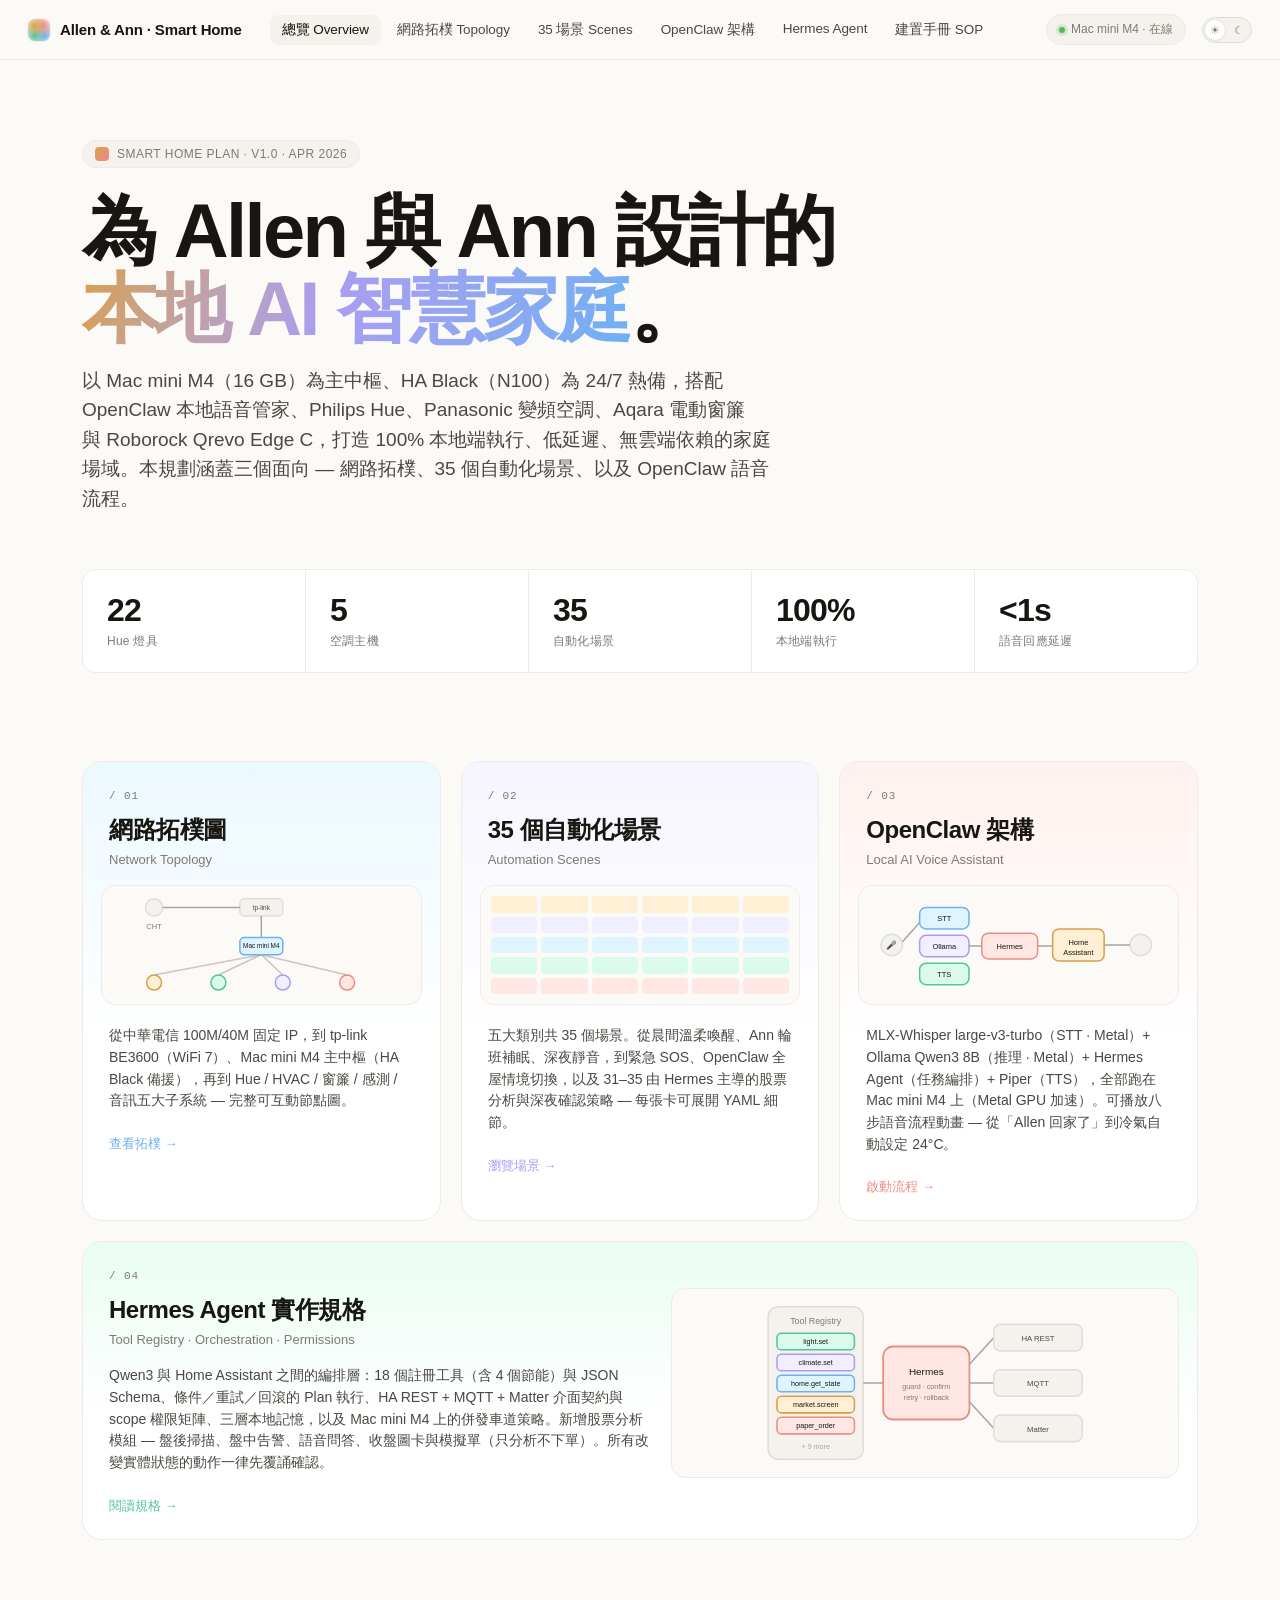
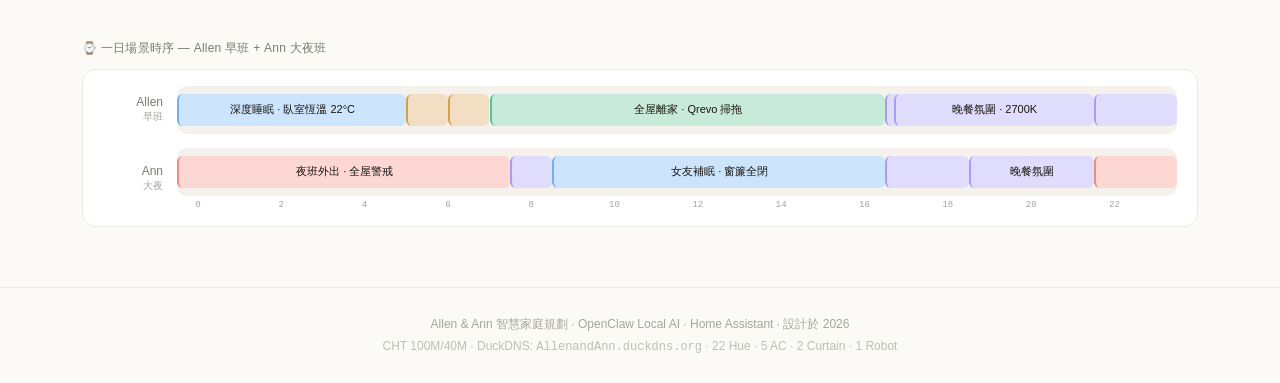
<file: design/index.html>
<!doctype html>
<html lang="zh-Hant">
<head>
<meta charset="utf-8">
<meta name="viewport" content="width=device-width,initial-scale=1">
<title>Allen & Ann 智慧家庭 · 總覽</title>
<link rel="stylesheet" href="shared/tokens.css">
<link rel="stylesheet" href="shared/chrome.css">
<style>
  .hero {
    max-width: 1180px;
    margin: 0 auto;
    padding: 80px 32px 40px;
  }
  .eyebrow {
    display: inline-flex;
    align-items: center;
    gap: 8px;
    padding: 6px 12px;
    border-radius: 999px;
    background: var(--bg-tint);
    border: 1px solid var(--line-soft);
    font-size: 12px;
    color: var(--ink-3);
    letter-spacing: 0.04em;
    text-transform: uppercase;
  }
  .eyebrow .glyph {
    width: 14px; height: 14px; border-radius: 4px;
    background: linear-gradient(135deg, var(--c-morning), var(--c-secure));
  }
  h1.title {
    font-size: clamp(40px, 6vw, 76px);
    font-weight: 600;
    letter-spacing: -0.035em;
    line-height: 1.02;
    margin: 24px 0 18px;
    text-wrap: balance;
  }
  h1.title .accent {
    background: linear-gradient(110deg, var(--c-morning), var(--c-evening) 45%, var(--c-sleep));
    -webkit-background-clip: text;
    background-clip: text;
    color: transparent;
  }
  .lede {
    font-size: 19px;
    line-height: 1.55;
    color: var(--ink-2);
    max-width: 720px;
    text-wrap: pretty;
  }

  .stats {
    display: grid;
    grid-template-columns: repeat(5, 1fr);
    gap: 1px;
    margin: 56px 0 0;
    background: var(--line-soft);
    border: 1px solid var(--line-soft);
    border-radius: var(--radius-md);
    overflow: hidden;
  }
  .stat {
    background: var(--bg-elev);
    padding: 22px 24px;
  }
  .stat .n {
    font-size: 32px;
    font-weight: 600;
    letter-spacing: -0.025em;
    color: var(--ink);
    font-feature-settings: "tnum";
  }
  .stat .l {
    margin-top: 4px;
    font-size: 12px;
    color: var(--ink-3);
    letter-spacing: 0.02em;
  }

  .pillars {
    max-width: 1180px;
    margin: 24px auto 0;
    padding: 24px 32px 80px;
    display: grid;
    grid-template-columns: repeat(3, 1fr);
    gap: 20px;
  }
  .pillar {
    position: relative;
    padding: 28px 26px 24px;
    background: var(--bg-elev);
    border: 1px solid var(--line-soft);
    border-radius: var(--radius-lg);
    text-decoration: none;
    color: inherit;
    overflow: hidden;
    transition: transform 220ms cubic-bezier(.2,.8,.2,1), box-shadow 220ms ease, border-color 220ms ease;
    isolation: isolate;
  }
  .pillar::before {
    content: "";
    position: absolute;
    inset: 0;
    background: linear-gradient(180deg, var(--tint, var(--bg-tint)) 0%, transparent 60%);
    opacity: 0.6;
    z-index: -1;
  }
  .pillar:hover {
    transform: translateY(-3px);
    box-shadow: var(--shadow-3);
    border-color: var(--accent, var(--line));
  }
  .pillar .num {
    font-family: var(--font-mono);
    font-size: 11px;
    color: var(--ink-3);
    letter-spacing: 0.08em;
  }
  .pillar h2 {
    font-size: 24px;
    font-weight: 600;
    letter-spacing: -0.02em;
    margin: 12px 0 6px;
  }
  .pillar .en {
    font-size: 13px;
    color: var(--ink-3);
    margin-bottom: 18px;
  }
  .pillar p.desc {
    font-size: 14px;
    line-height: 1.55;
    color: var(--ink-2);
    margin: 0 0 22px;
  }
  .pillar .cta {
    display: inline-flex;
    align-items: center;
    gap: 6px;
    font-size: 13px;
    font-weight: 500;
    color: var(--accent, var(--ink-2));
  }
  .pillar .preview {
    height: 120px;
    margin: 0 -8px 20px;
    border-radius: var(--radius-md);
    background: var(--bg);
    border: 1px solid var(--line-soft);
    display: flex;
    align-items: center;
    justify-content: center;
    overflow: hidden;
  }

  .timeline-strip {
    max-width: 1180px;
    margin: 20px auto 0;
    padding: 0 32px;
  }
  .timeline-strip .label {
    font-size: 12px;
    color: var(--ink-3);
    margin-bottom: 12px;
    letter-spacing: 0.02em;
  }
  .ribbon {
    display: grid;
    grid-template-columns: 60px 1fr;
    gap: 14px;
    align-items: center;
    padding: 16px 20px;
    background: var(--bg-elev);
    border: 1px solid var(--line-soft);
    border-radius: var(--radius-md);
  }
  .ribbon .who {
    font-size: 12px;
    color: var(--ink-3);
    text-align: right;
    font-feature-settings: "tnum";
  }
  .ribbon .track {
    position: relative;
    height: 48px;
    border-radius: var(--radius-sm);
    background: var(--bg-tint);
    overflow: hidden;
  }
  .ribbon .track .seg {
    position: absolute;
    top: 8px;
    bottom: 8px;
    border-radius: 6px;
    display: flex;
    align-items: center;
    justify-content: center;
    font-size: 11px;
    color: oklch(20% 0.01 80);
    font-weight: 500;
    overflow: hidden;
    white-space: nowrap;
    text-overflow: ellipsis;
    padding: 0 8px;
  }
  .ribbon .hours {
    grid-column: 2;
    display: grid;
    grid-template-columns: repeat(24, 1fr);
    font-size: 9px;
    color: var(--ink-4);
    font-family: var(--font-mono);
    margin-top: 4px;
  }
  .ribbon .hours span { text-align: center; }

  /* mini topology preview SVG */
  .mini-topo { width: 100%; height: 100%; }
  .mini-scene-grid { display: grid; grid-template-columns: repeat(6, 1fr); gap: 4px; padding: 10px; width: 100%; height: 100%; }
  .mini-scene-grid div {
    border-radius: 4px;
    background: var(--bg-tint);
  }
</style>
</head>
<body>
<script src="shared/chrome.js"></script>

<section class="hero">
  <span class="eyebrow"><span class="glyph"></span>Smart Home Plan · v1.0 · Apr 2026</span>
  <h1 class="title">為 Allen 與 Ann 設計的<br><span class="accent">本地 AI 智慧家庭</span>。</h1>
  <p class="lede">以 Mac mini M4（16 GB）為主中樞、HA Black（N100）為 24/7 熱備，搭配 OpenClaw 本地語音管家、Philips Hue、Panasonic 變頻空調、Aqara 電動窗簾與 Roborock Qrevo Edge C，打造 100% 本地端執行、低延遲、無雲端依賴的家庭場域。本規劃涵蓋三個面向 — 網路拓樸、35 個自動化場景、以及 OpenClaw 語音流程。</p>

  <div class="stats">
    <div class="stat"><div class="n">22</div><div class="l">Hue 燈具</div></div>
    <div class="stat"><div class="n">5</div><div class="l">空調主機</div></div>
    <div class="stat"><div class="n">35</div><div class="l">自動化場景</div></div>
    <div class="stat"><div class="n">100%</div><div class="l">本地端執行</div></div>
    <div class="stat"><div class="n">&lt;1s</div><div class="l">語音回應延遲</div></div>
  </div>
</section>

<section class="pillars">
  <a class="pillar" href="topology.html" style="--accent: var(--c-sleep); --tint: var(--c-sleep-bg);">
    <div class="num">/ 01</div>
    <h2>網路拓樸圖</h2>
    <div class="en">Network Topology</div>
    <div class="preview">
      <svg viewBox="0 0 280 110" class="mini-topo" fill="none" stroke-width="1.4">
        <!-- internet -->
        <circle cx="40" cy="20" r="8" fill="var(--bg-tint)" stroke="var(--line)"/>
        <text x="40" y="40" font-size="7" fill="var(--ink-3)" text-anchor="middle">CHT</text>
        <!-- router -->
        <rect x="120" y="12" width="40" height="16" rx="4" fill="var(--bg-tint)" stroke="var(--line)"/>
        <text x="140" y="22" font-size="6" fill="var(--ink-2)" text-anchor="middle">tp-link</text>
        <!-- ha -->
        <rect x="120" y="48" width="40" height="16" rx="4" fill="var(--c-sleep-bg)" stroke="var(--c-sleep)"/>
        <text x="140" y="58" font-size="6" fill="var(--ink)" text-anchor="middle">Mac mini M4</text>
        <!-- subsystems -->
        <circle cx="40" cy="90" r="7" fill="var(--c-morning-bg)" stroke="var(--c-morning)"/>
        <circle cx="100" cy="90" r="7" fill="var(--c-home-bg)" stroke="var(--c-home)"/>
        <circle cx="160" cy="90" r="7" fill="var(--c-evening-bg)" stroke="var(--c-evening)"/>
        <circle cx="220" cy="90" r="7" fill="var(--c-secure-bg)" stroke="var(--c-secure)"/>
        <!-- lines -->
        <path d="M48 20 L120 20" stroke="var(--ink-4)"/>
        <path d="M140 28 L140 48" stroke="var(--ink-4)"/>
        <path d="M140 64 L40 83" stroke="var(--ink-4)" opacity=".6"/>
        <path d="M140 64 L100 83" stroke="var(--ink-4)" opacity=".6"/>
        <path d="M140 64 L160 83" stroke="var(--ink-4)" opacity=".6"/>
        <path d="M140 64 L220 83" stroke="var(--ink-4)" opacity=".6"/>
      </svg>
    </div>
    <p class="desc">從中華電信 100M/40M 固定 IP，到 tp-link BE3600（WiFi 7）、Mac mini M4 主中樞（HA Black 備援），再到 Hue / HVAC / 窗簾 / 感測 / 音訊五大子系統 — 完整可互動節點圖。</p>
    <span class="cta">查看拓樸 →</span>
  </a>

  <a class="pillar" href="scenes.html" style="--accent: var(--c-evening); --tint: var(--c-evening-bg);">
    <div class="num">/ 02</div>
    <h2>35 個自動化場景</h2>
    <div class="en">Automation Scenes</div>
    <div class="preview">
      <div class="mini-scene-grid">
        <div style="background: var(--c-morning-bg)"></div><div style="background: var(--c-morning-bg)"></div><div style="background: var(--c-morning-bg)"></div><div style="background: var(--c-morning-bg)"></div><div style="background: var(--c-morning-bg)"></div><div style="background: var(--c-morning-bg)"></div>
        <div style="background: var(--c-evening-bg)"></div><div style="background: var(--c-evening-bg)"></div><div style="background: var(--c-evening-bg)"></div><div style="background: var(--c-evening-bg)"></div><div style="background: var(--c-evening-bg)"></div><div style="background: var(--c-evening-bg)"></div>
        <div style="background: var(--c-sleep-bg)"></div><div style="background: var(--c-sleep-bg)"></div><div style="background: var(--c-sleep-bg)"></div><div style="background: var(--c-sleep-bg)"></div><div style="background: var(--c-sleep-bg)"></div><div style="background: var(--c-sleep-bg)"></div>
        <div style="background: var(--c-home-bg)"></div><div style="background: var(--c-home-bg)"></div><div style="background: var(--c-home-bg)"></div><div style="background: var(--c-home-bg)"></div><div style="background: var(--c-home-bg)"></div><div style="background: var(--c-home-bg)"></div>
        <div style="background: var(--c-secure-bg)"></div><div style="background: var(--c-secure-bg)"></div><div style="background: var(--c-secure-bg)"></div><div style="background: var(--c-secure-bg)"></div><div style="background: var(--c-secure-bg)"></div><div style="background: var(--c-secure-bg)"></div>
      </div>
    </div>
    <p class="desc">五大類別共 35 個場景。從晨間溫柔喚醒、Ann 輪班補眠、深夜靜音，到緊急 SOS、OpenClaw 全屋情境切換，以及 31–35 由 Hermes 主導的股票分析與深夜確認策略 — 每張卡可展開 YAML 細節。</p>
    <span class="cta">瀏覽場景 →</span>
  </a>

  <a class="pillar" href="openclaw.html" style="--accent: var(--c-secure); --tint: var(--c-secure-bg);">
    <div class="num">/ 03</div>
    <h2>OpenClaw 架構</h2>
    <div class="en">Local AI Voice Assistant</div>
    <div class="preview" style="position:relative;">
      <svg viewBox="0 0 280 110" fill="none" stroke-width="1.4" style="width:100%;height:100%;">
        <!-- mic -->
        <circle cx="22" cy="55" r="10" fill="var(--bg-tint)" stroke="var(--line)"/>
        <text x="22" y="58" font-size="8" fill="var(--ink-2)" text-anchor="middle">🎤</text>
        <!-- stt -->
        <rect x="48" y="20" width="46" height="20" rx="6" fill="var(--c-sleep-bg)" stroke="var(--c-sleep)"/>
        <text x="71" y="33" font-size="7" fill="var(--ink)" text-anchor="middle">STT</text>
        <!-- llm -->
        <rect x="48" y="46" width="46" height="20" rx="6" fill="var(--c-evening-bg)" stroke="var(--c-evening)"/>
        <text x="71" y="59" font-size="7" fill="var(--ink)" text-anchor="middle">Ollama</text>
        <!-- tts -->
        <rect x="48" y="72" width="46" height="20" rx="6" fill="var(--c-home-bg)" stroke="var(--c-home)"/>
        <text x="71" y="85" font-size="7" fill="var(--ink)" text-anchor="middle">TTS</text>
        <!-- hermes -->
        <rect x="106" y="44" width="52" height="24" rx="6" fill="var(--c-secure-bg)" stroke="var(--c-secure)"/>
        <text x="132" y="59" font-size="7" fill="var(--ink)" text-anchor="middle">Hermes</text>
        <!-- ha -->
        <rect x="172" y="40" width="48" height="30" rx="6" fill="var(--c-morning-bg)" stroke="var(--c-morning)"/>
        <text x="196" y="55" font-size="7" fill="var(--ink)" text-anchor="middle">Home</text>
        <text x="196" y="64" font-size="7" fill="var(--ink)" text-anchor="middle">Assistant</text>
        <!-- speaker -->
        <circle cx="254" cy="55" r="10" fill="var(--bg-tint)" stroke="var(--line)"/>
        <text x="254" y="58" font-size="8" text-anchor="middle">🔊</text>
        <!-- arrows -->
        <path d="M32 52 L48 34" stroke="var(--ink-4)"/>
        <path d="M94 56 L106 56" stroke="var(--ink-4)"/>
        <path d="M158 56 L172 56" stroke="var(--ink-4)"/>
        <path d="M220 55 L244 55" stroke="var(--ink-4)"/>
      </svg>
    </div>
    <p class="desc">MLX-Whisper large-v3-turbo（STT · Metal）+ Ollama Qwen3 8B（推理 · Metal）+ Hermes Agent（任務編排）+ Piper（TTS），全部跑在 Mac mini M4 上（Metal GPU 加速）。可播放八步語音流程動畫 — 從「Allen 回家了」到冷氣自動設定 24°C。</p>
    <span class="cta">啟動流程 →</span>
  </a>

  <a class="pillar" href="hermes.html" style="--accent: var(--c-home); --tint: var(--c-home-bg); grid-column: 1 / -1; display:grid; grid-template-columns: 1.1fr 1fr; gap:28px; align-items:center;">
    <div>
      <div class="num">/ 04</div>
      <h2>Hermes Agent 實作規格</h2>
      <div class="en">Tool Registry · Orchestration · Permissions</div>
      <p class="desc" style="margin-top:12px">Qwen3 與 Home Assistant 之間的編排層：18 個註冊工具（含 4 個節能）與 JSON Schema、條件／重試／回滾的 Plan 執行、HA REST + MQTT + Matter 介面契約與 scope 權限矩陣、三層本地記憶，以及 Mac mini M4 上的併發車道策略。新增股票分析模組 — 盤後掃描、盤中告警、語音問答、收盤圖卡與模擬單（只分析不下單）。所有改變實體狀態的動作一律先覆誦確認。</p>
      <span class="cta">閱讀規格 →</span>
    </div>
    <div class="preview" style="height:190px">
      <svg viewBox="0 0 300 170" fill="none" stroke-width="1.4" style="width:100%;height:100%;">
        <rect x="8" y="16" width="86" height="138" rx="9" fill="var(--bg-tint)" stroke="var(--line)"/>
        <text x="51" y="32" font-size="8" fill="var(--ink-3)" text-anchor="middle">Tool Registry</text>
        <rect x="16" y="40" width="70" height="15" rx="4" fill="var(--c-home-bg)" stroke="var(--c-home)"/><text x="51" y="50" font-size="6.5" fill="var(--ink)" text-anchor="middle">light.set</text>
        <rect x="16" y="59" width="70" height="15" rx="4" fill="var(--c-evening-bg)" stroke="var(--c-evening)"/><text x="51" y="69" font-size="6.5" fill="var(--ink)" text-anchor="middle">climate.set</text>
        <rect x="16" y="78" width="70" height="15" rx="4" fill="var(--c-sleep-bg)" stroke="var(--c-sleep)"/><text x="51" y="88" font-size="6.5" fill="var(--ink)" text-anchor="middle">home.get_state</text>
        <rect x="16" y="97" width="70" height="15" rx="4" fill="var(--c-morning-bg)" stroke="var(--c-morning)"/><text x="51" y="107" font-size="6.5" fill="var(--ink)" text-anchor="middle">market.screen</text>
        <rect x="16" y="116" width="70" height="15" rx="4" fill="var(--c-secure-bg)" stroke="var(--c-secure)"/><text x="51" y="126" font-size="6.5" fill="var(--ink)" text-anchor="middle">paper_order</text>
        <text x="51" y="145" font-size="6.5" fill="var(--ink-4)" text-anchor="middle">+ 9 more</text>
        <rect x="112" y="52" width="78" height="66" rx="9" fill="var(--c-secure-bg)" stroke="var(--c-secure)" stroke-width="1.6"/>
        <text x="151" y="78" font-size="9" fill="var(--ink)" text-anchor="middle">Hermes</text>
        <text x="151" y="90" font-size="6.5" fill="var(--ink-3)" text-anchor="middle">guard · confirm</text>
        <text x="151" y="100" font-size="6.5" fill="var(--ink-3)" text-anchor="middle">retry · rollback</text>
        <path d="M94 85 L112 85" stroke="var(--ink-4)"/>
        <path d="M190 68 L212 44" stroke="var(--ink-4)"/><path d="M190 85 L212 85" stroke="var(--ink-4)"/><path d="M190 102 L212 126" stroke="var(--ink-4)"/>
        <rect x="212" y="32" width="80" height="24" rx="6" fill="var(--bg-tint)" stroke="var(--line)"/><text x="252" y="47" font-size="7" fill="var(--ink-2)" text-anchor="middle">HA REST</text>
        <rect x="212" y="73" width="80" height="24" rx="6" fill="var(--bg-tint)" stroke="var(--line)"/><text x="252" y="88" font-size="7" fill="var(--ink-2)" text-anchor="middle">MQTT</text>
        <rect x="212" y="114" width="80" height="24" rx="6" fill="var(--bg-tint)" stroke="var(--line)"/><text x="252" y="129" font-size="7" fill="var(--ink-2)" text-anchor="middle">Matter</text>
      </svg>
    </div>
  </a>
</section>

<section class="timeline-strip">
  <div class="label">⌚ 一日場景時序 — Allen 早班 + Ann 大夜班</div>
  <div class="ribbon">
    <div class="who">Allen<br><span style="font-size:10px;opacity:.7">早班</span></div>
    <div>
      <div class="track" id="t-allen"></div>
    </div>
    <div class="who">Ann<br><span style="font-size:10px;opacity:.7">大夜</span></div>
    <div>
      <div class="track" id="t-ann"></div>
      <div class="hours">
        <span>0</span><span></span><span>2</span><span></span><span>4</span><span></span><span>6</span><span></span><span>8</span><span></span><span>10</span><span></span><span>12</span><span></span><span>14</span><span></span><span>16</span><span></span><span>18</span><span></span><span>20</span><span></span><span>22</span><span></span>
      </div>
    </div>
  </div>
</section>

<script>
  // Render the day-timeline ribbon
  const allenSegs = [
    [0, 5.5, "深度睡眠 · 臥室恆溫 22°C", "var(--c-sleep)"],
    [5.5, 6.5, "溫柔喚醒 · 日出模擬", "var(--c-morning)"],
    [6.5, 7.5, "天氣 + 早晨股市摘要", "var(--c-morning)"],
    [7.5, 17, "全屋離家 · Qrevo 掃拖", "var(--c-home)"],
    [17, 17.2, "返家預熱 (2km)", "var(--c-evening)"],
    [17.2, 22, "晚餐氛圍 · 2700K", "var(--c-evening)"],
    [22, 24, "深夜靜音 · 燈光 20%", "var(--c-evening)"],
  ];
  const annSegs = [
    [0, 8, "夜班外出 · 全屋警戒", "var(--c-secure)"],
    [8, 9, "返家預熱", "var(--c-evening)"],
    [9, 17, "女友補眠 · 窗簾全閉", "var(--c-sleep)"],
    [17, 19, "起床 · 浴室自動化", "var(--c-evening)"],
    [19, 22, "晚餐氛圍", "var(--c-evening)"],
    [22, 24, "出門前 · 溫柔提醒", "var(--c-secure)"],
  ];
  function renderTrack(id, segs) {
    const t = document.getElementById(id);
    const pending = [];
    segs.forEach(([s, e, label, color]) => {
      const seg = document.createElement("div");
      seg.className = "seg";
      seg.style.left = (s / 24 * 100) + "%";
      seg.style.width = ((e - s) / 24 * 100) + "%";
      seg.style.background = "color-mix(in oklab, " + color + " 35%, var(--bg-elev))";
      seg.style.borderLeft = "2px solid " + color;
      seg.title = label;
      t.appendChild(seg);
      pending.push([seg, label]);
    });
    // Only label segments physically wide enough for the full string
    requestAnimationFrame(() => {
      const probe = document.createElement("span");
      probe.style.cssText = "position:absolute;visibility:hidden;white-space:nowrap;font:500 11px " + getComputedStyle(t).fontFamily;
      document.body.appendChild(probe);
      pending.forEach(([seg, label]) => {
        probe.textContent = label;
        seg.textContent = (probe.offsetWidth + 18 <= seg.offsetWidth) ? label : "";
      });
      probe.remove();
    });
  }
  renderTrack("t-allen", allenSegs);
  renderTrack("t-ann", annSegs);
  window.addEventListener("resize", () => {
    document.getElementById("t-allen").innerHTML = "";
    document.getElementById("t-ann").innerHTML = "";
    renderTrack("t-allen", allenSegs);
    renderTrack("t-ann", annSegs);
  });
</script>
</body>
</html>
</file>
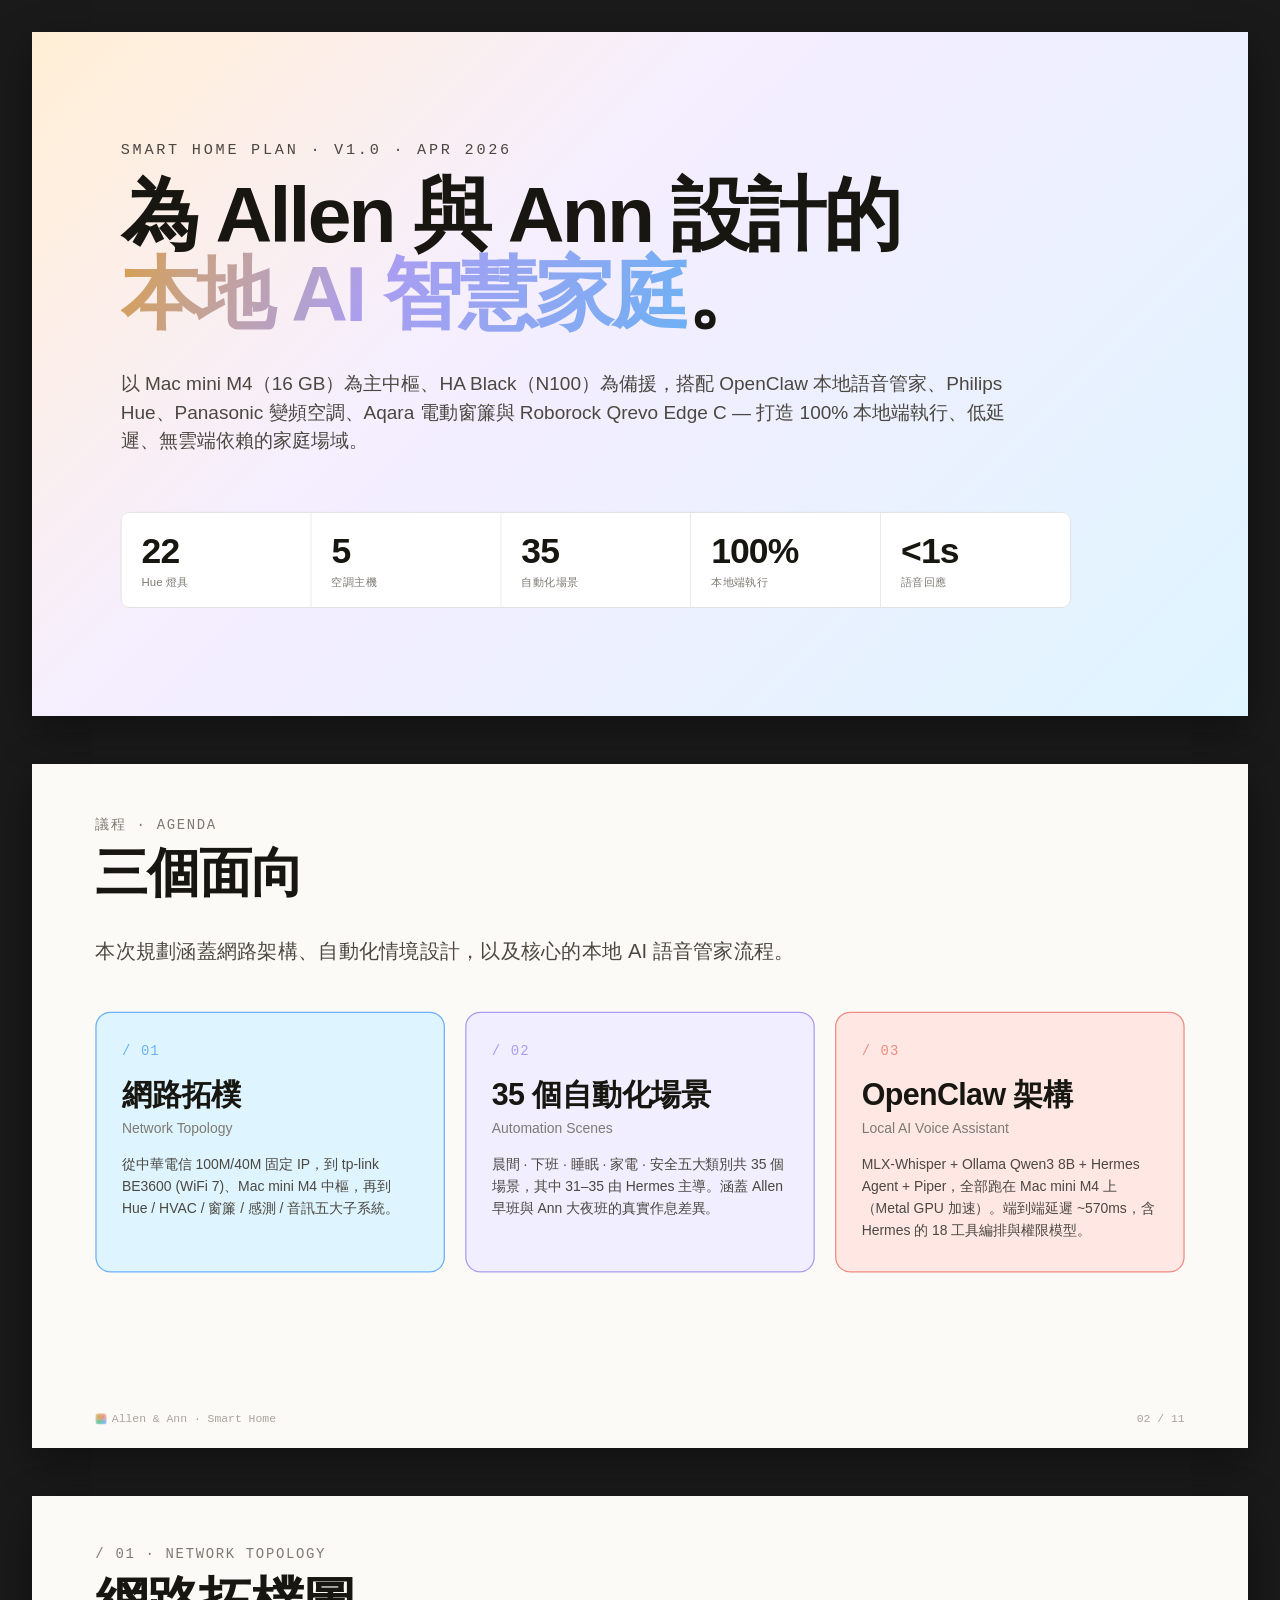
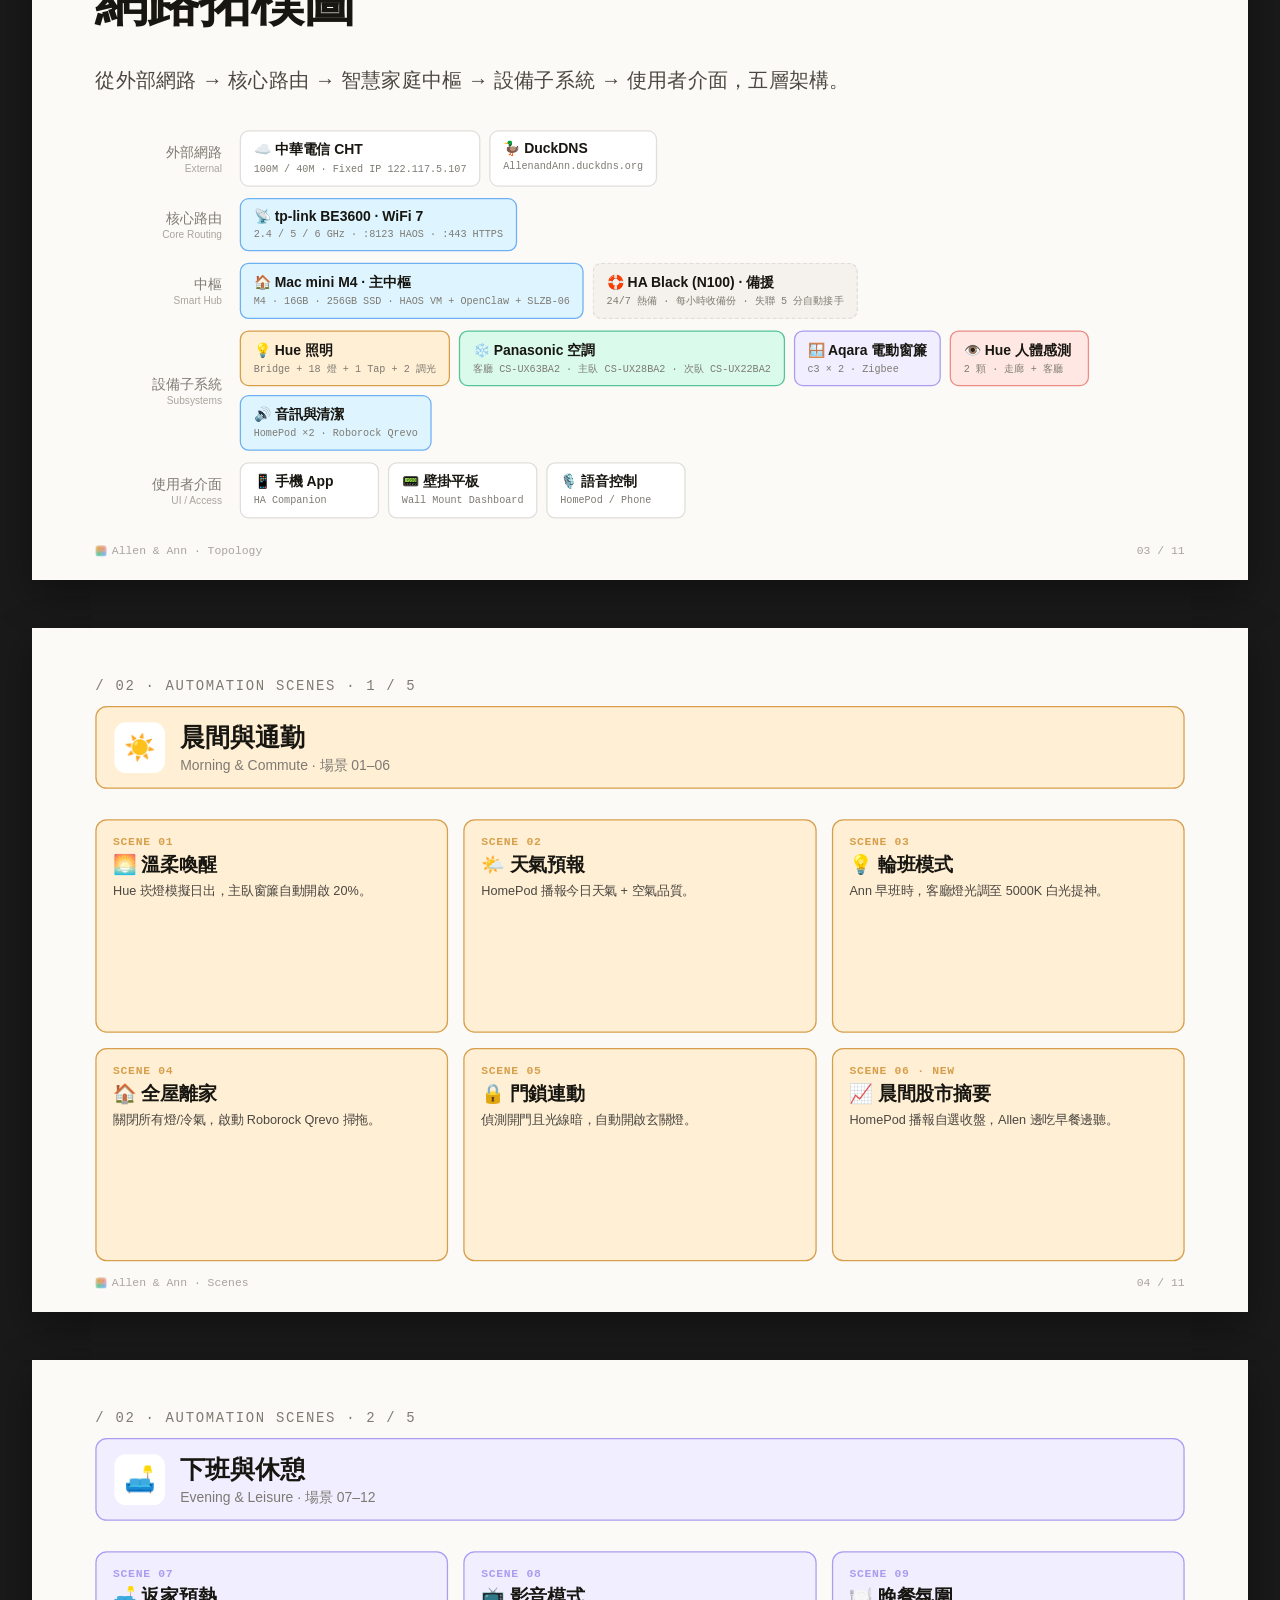
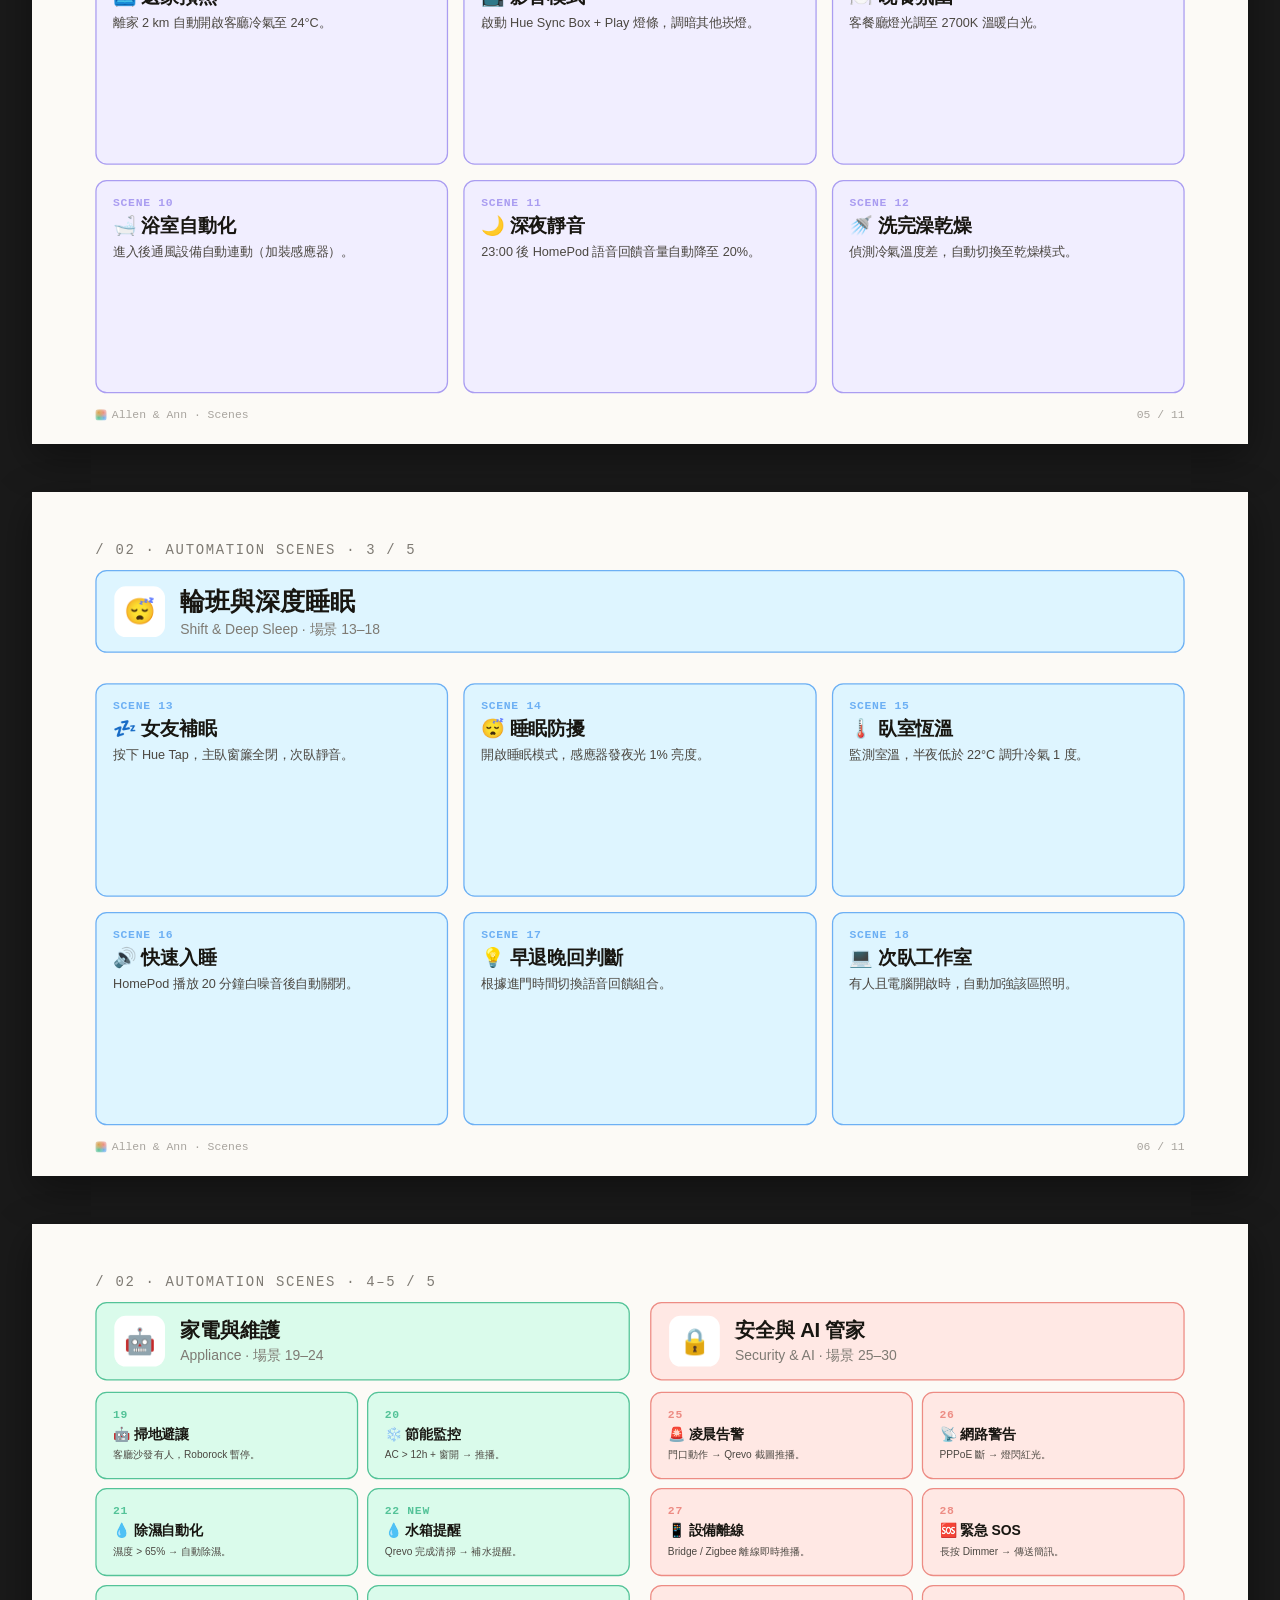
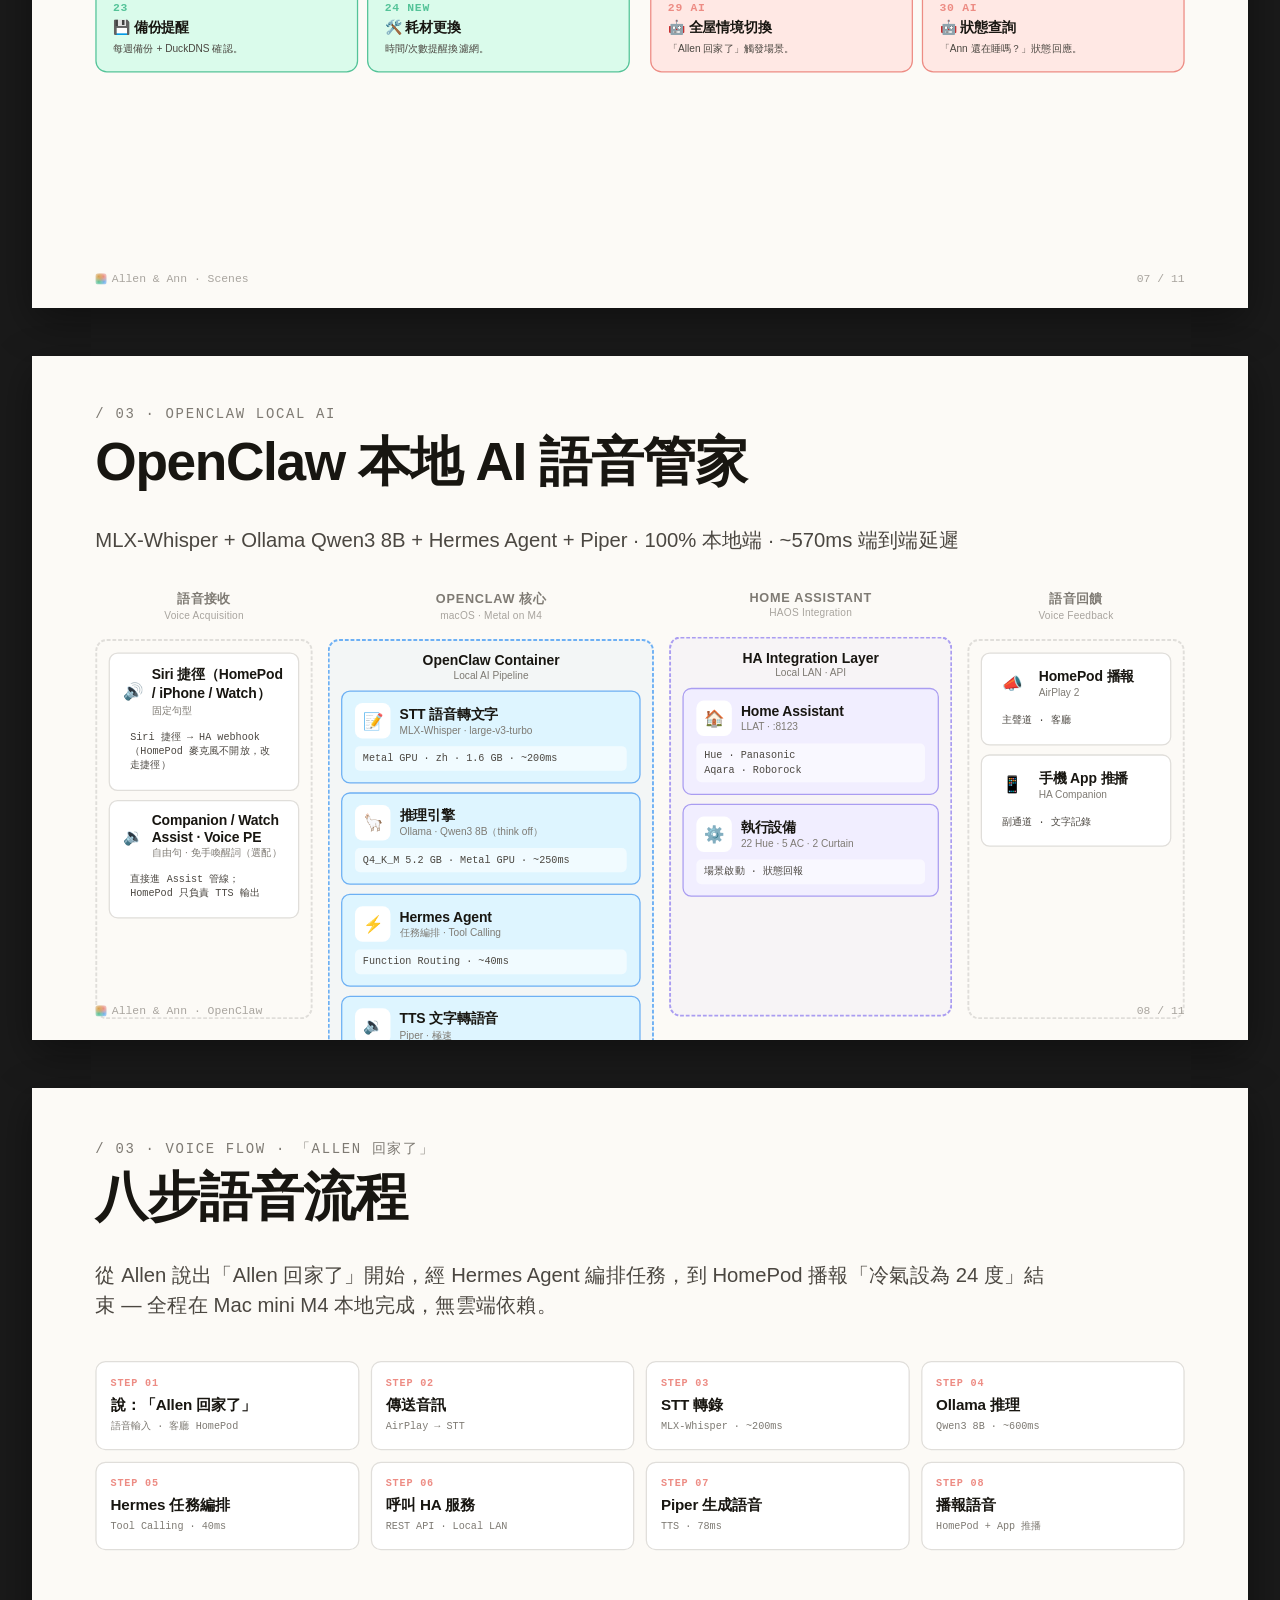
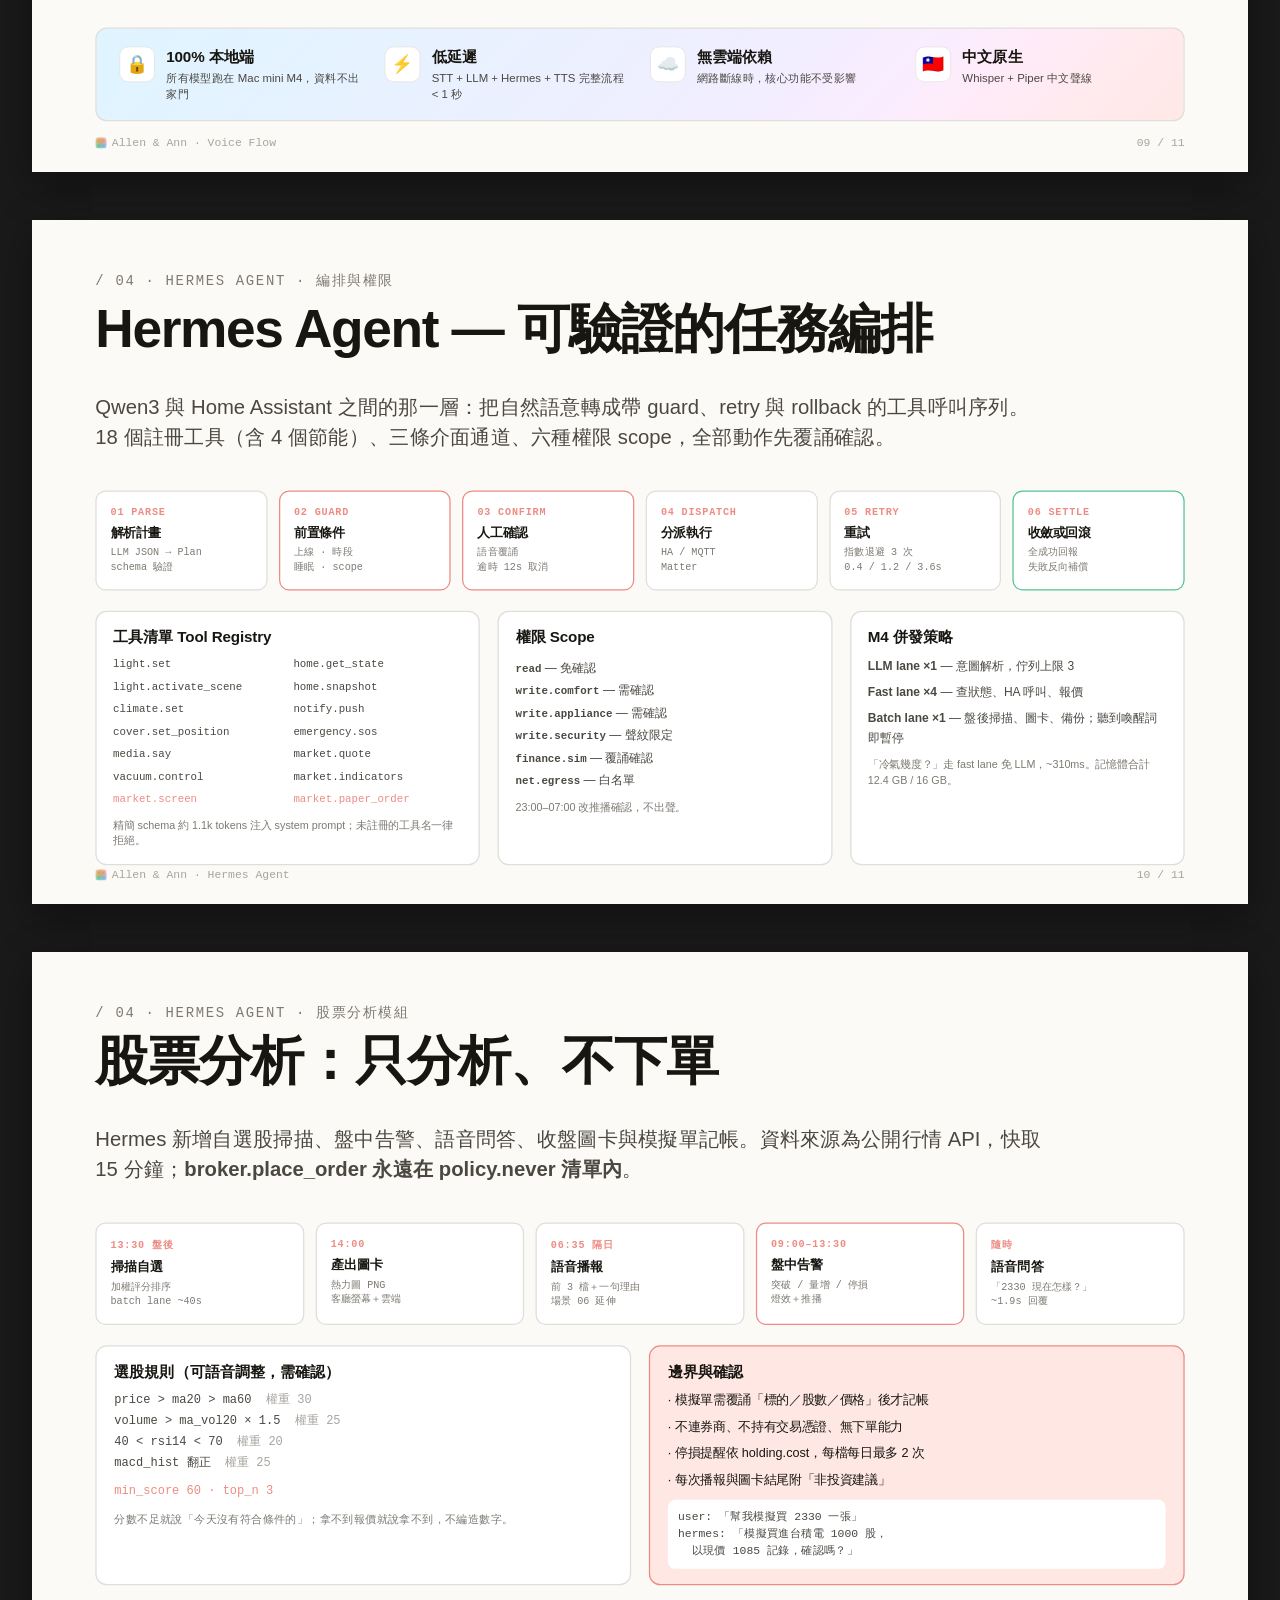
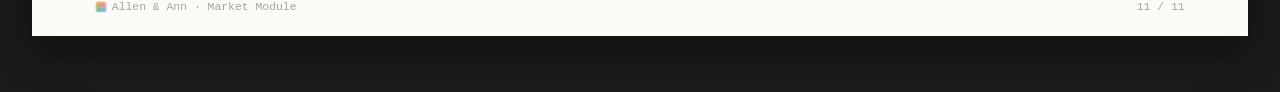
<file: design/deck.html>
<!doctype html>
<html lang="zh-Hant">
<head>
<meta charset="utf-8">
<title>Allen & Ann 智慧家庭 · Deck</title>
<link rel="stylesheet" href="shared/tokens.css">
<style>
  html, body { background: #1a1a1a; }
  body { margin: 0; font-family: var(--font-sans); }

  .deck {
    display: flex;
    flex-direction: column;
    align-items: center;
    gap: 24px;
    padding: 32px;
  }
  body.export-mode { padding: 0 !important; margin: 0 !important; background: white !important; }
  body.export-mode .deck { padding: 0 !important; gap: 0 !important; }
  body.export-mode .slide { display: none !important; }
  body.export-mode .slide.export-active {
    display: block !important;
    transform: none !important;
    margin: 0 !important;
    position: fixed !important;
    top: 0 !important; left: 0 !important;
    z-index: 999 !important;
  }

  .slide {
    width: 1920px;
    height: 1080px;
    background: var(--bg);
    color: var(--ink);
    position: relative;
    overflow: hidden;
    box-shadow: 0 20px 60px rgba(0,0,0,0.4);
    transform-origin: top left;
  }

  /* Auto-scale to fit viewport */
  @media screen {
    .deck { transform-origin: top left; }
  }

  .slide-pad { padding: 80px 100px; height: 100%; box-sizing: border-box; display: flex; flex-direction: column; }

  .slide .crumb {
    font-family: var(--font-mono);
    font-size: 22px;
    color: var(--ink-3);
    letter-spacing: 0.12em;
    text-transform: uppercase;
    margin-bottom: 18px;
  }
  .slide h1 {
    font-size: 84px;
    font-weight: 600;
    letter-spacing: -0.025em;
    line-height: 1.04;
    margin: 0 0 24px;
  }
  .slide h2 {
    font-size: 56px;
    font-weight: 600;
    letter-spacing: -0.025em;
    margin: 0 0 18px;
  }
  .slide .lede {
    font-size: 32px;
    line-height: 1.5;
    color: var(--ink-2);
    max-width: 1500px;
  }
  .slide .footer-bar {
    position: absolute;
    bottom: 36px;
    left: 100px;
    right: 100px;
    display: flex;
    justify-content: space-between;
    font-family: var(--font-mono);
    font-size: 18px;
    color: var(--ink-4);
  }
  .slide .footer-bar .dot {
    width: 18px; height: 18px;
    border-radius: 5px;
    background:
      radial-gradient(circle at 30% 30%, var(--c-morning) 0%, transparent 50%),
      radial-gradient(circle at 70% 30%, var(--c-secure) 0%, transparent 50%),
      radial-gradient(circle at 30% 75%, var(--c-home) 0%, transparent 50%),
      radial-gradient(circle at 75% 75%, var(--c-sleep) 0%, transparent 50%),
      var(--bg-tint);
    display: inline-block;
    vertical-align: middle;
    margin-right: 8px;
  }

  /* SLIDE 1 — COVER */
  .s-cover {
    background: linear-gradient(135deg, var(--c-morning-bg) 0%, var(--c-evening-bg) 50%, var(--c-sleep-bg) 100%);
    display: flex; flex-direction: column; justify-content: center;
    padding: 100px 140px;
  }
  .s-cover .eyebrow {
    font-family: var(--font-mono);
    font-size: 24px;
    letter-spacing: 0.18em;
    color: var(--ink-2);
    text-transform: uppercase;
    margin-bottom: 28px;
  }
  .s-cover h1 {
    font-size: 124px;
    font-weight: 600;
    line-height: 1;
    letter-spacing: -0.035em;
    margin: 0 0 28px;
  }
  .s-cover .accent {
    background: linear-gradient(110deg, var(--c-morning), var(--c-evening) 45%, var(--c-sleep));
    -webkit-background-clip: text; background-clip: text; color: transparent;
  }
  .s-cover .lede {
    font-size: 30px; line-height: 1.5; color: var(--ink-2);
    max-width: 1400px;
  }
  .s-cover .stats {
    margin-top: 60px;
    display: grid; grid-template-columns: repeat(5, 1fr);
    gap: 1px;
    background: var(--line);
    border: 1px solid var(--line);
    border-radius: 14px;
    overflow: hidden;
    width: 1500px;
  }
  .s-cover .stats .stat {
    background: white;
    padding: 28px 32px;
  }
  .s-cover .stats .n { font-size: 56px; font-weight: 600; letter-spacing: -0.025em; }
  .s-cover .stats .l { font-size: 18px; color: var(--ink-3); margin-top: 4px; }

  /* AGENDA */
  .agenda-grid {
    display: grid;
    grid-template-columns: repeat(3, 1fr);
    gap: 32px;
    margin-top: 40px;
  }
  .agenda-card {
    padding: 48px 40px;
    border-radius: 24px;
    border: 2px solid var(--accent);
    background: var(--tint);
    display: flex; flex-direction: column;
  }
  .agenda-card .num {
    font-family: var(--font-mono);
    font-size: 22px;
    color: var(--accent);
    letter-spacing: 0.08em;
  }
  .agenda-card h3 { font-size: 48px; font-weight: 600; margin: 24px 0 8px; letter-spacing: -0.02em; }
  .agenda-card .en { font-size: 22px; color: var(--ink-3); margin-bottom: 28px; }
  .agenda-card p { font-size: 22px; line-height: 1.55; color: var(--ink-2); margin: 0; }

  /* TOPOLOGY SLIDE */
  .topo-list { display: flex; flex-direction: column; gap: 18px; margin-top: 24px; flex: 1; }
  .topo-row {
    display: grid;
    grid-template-columns: 200px 1fr;
    gap: 28px;
    align-items: center;
  }
  .topo-row .lyr-label {
    font-size: 22px;
    color: var(--ink-3);
    text-align: right;
    font-weight: 500;
  }
  .topo-row .lyr-label small { display: block; font-size: 16px; color: var(--ink-4); margin-top: 2px; }
  .topo-row .nodes { display: flex; gap: 14px; flex-wrap: wrap; }
  .topo-node {
    padding: 14px 20px;
    background: white;
    border: 2px solid var(--line);
    border-radius: 14px;
    min-width: 220px;
  }
  .topo-node[data-tone="primary"] { background: var(--c-sleep-bg); border-color: var(--c-sleep); }
  .topo-node[data-tone="hue"] { background: var(--c-morning-bg); border-color: var(--c-morning); }
  .topo-node[data-tone="hvac"] { background: var(--c-home-bg); border-color: var(--c-home); }
  .topo-node[data-tone="curtain"] { background: var(--c-evening-bg); border-color: var(--c-evening); }
  .topo-node[data-tone="sensor"] { background: var(--c-secure-bg); border-color: var(--c-secure); }
  .topo-node .nl { font-size: 22px; font-weight: 600; }
  .topo-node .nm { font-size: 16px; color: var(--ink-3); font-family: var(--font-mono); margin-top: 4px; line-height: 1.4; }

  /* SCENES SLIDES */
  .scenes-grid {
    display: grid;
    grid-template-columns: repeat(3, 1fr);
    gap: 24px;
    margin-top: 24px;
    flex: 1;
  }
  .scene {
    padding: 24px 26px;
    background: white;
    border: 2px solid var(--accent);
    border-radius: 18px;
    background: var(--tint);
  }
  .scene .sn {
    font-family: var(--font-mono);
    font-size: 18px;
    color: var(--accent);
    letter-spacing: 0.06em;
    font-weight: 600;
  }
  .scene .st { font-size: 30px; font-weight: 600; margin: 8px 0 8px; line-height: 1.2; letter-spacing: -0.01em; }
  .scene .sd { font-size: 20px; color: var(--ink-2); line-height: 1.5; margin: 0; }

  .cat-banner {
    display: flex; align-items: center; gap: 24px;
    padding: 20px 28px;
    background: var(--tint);
    border: 2px solid var(--accent);
    border-radius: 18px;
    margin-bottom: 24px;
  }
  .cat-banner .ico {
    width: 80px; height: 80px;
    border-radius: 18px;
    background: white;
    display: flex; align-items: center; justify-content: center;
    font-size: 40px;
  }
  .cat-banner .nm { font-size: 40px; font-weight: 600; letter-spacing: -0.015em; }
  .cat-banner .en { font-size: 22px; color: var(--ink-3); margin-top: 2px; }

  /* OPENCLAW SLIDE */
  .arch-grid {
    display: grid;
    grid-template-columns: 1fr 1.5fr 1.3fr 1fr;
    gap: 24px;
    margin-top: 24px;
    flex: 1;
  }
  .col-title {
    font-size: 20px; font-weight: 600; color: var(--ink-3);
    letter-spacing: 0.06em; text-transform: uppercase;
    text-align: center; margin-bottom: 14px;
  }
  .col-title small { display: block; font-size: 16px; color: var(--ink-4); margin-top: 4px; text-transform: none; font-weight: 400; letter-spacing: 0.02em; }
  .col-frame {
    border: 3px dashed var(--line);
    border-radius: 18px;
    padding: 18px;
    display: flex; flex-direction: column; gap: 14px;
    min-height: 600px;
  }
  .col-frame.openclaw { border-color: var(--c-sleep); background: color-mix(in oklab, var(--c-sleep) 6%, transparent); }
  .col-frame.ha { border-color: var(--c-evening); background: color-mix(in oklab, var(--c-evening) 6%, transparent); }
  .col-frame .frame-title { text-align: center; font-size: 22px; font-weight: 600; }
  .col-frame .frame-title small { display: block; font-size: 16px; color: var(--ink-3); font-weight: 400; margin-top: 2px; }
  .col { display: flex; flex-direction: column; gap: 14px; }
  .module {
    padding: 18px 20px;
    background: white;
    border: 2px solid var(--line);
    border-radius: 14px;
  }
  .module.openclaw-core { background: var(--c-sleep-bg); border-color: var(--c-sleep); }
  .module.ha-mod { background: var(--c-evening-bg); border-color: var(--c-evening); }
  .module .m-row { display: flex; align-items: center; gap: 14px; }
  .module .m-icon {
    width: 56px; height: 56px;
    border-radius: 12px;
    background: white;
    display: flex; align-items: center; justify-content: center;
    font-size: 26px;
  }
  .module .m-name { font-size: 22px; font-weight: 600; letter-spacing: -0.01em; }
  .module .m-en { font-size: 16px; color: var(--ink-3); margin-top: 2px; }
  .module .m-spec {
    font-family: var(--font-mono); font-size: 16px;
    color: var(--ink-2); margin-top: 12px;
    padding: 8px 12px; background: rgba(255,255,255,0.6);
    border-radius: 8px; line-height: 1.4;
  }

  /* OPENCLAW STEPS SLIDE */
  .steps-grid {
    display: grid;
    grid-template-columns: repeat(4, 1fr);
    gap: 18px;
    margin-top: 32px;
  }
  .step-box {
    padding: 24px 22px;
    background: white;
    border: 2px solid var(--line);
    border-radius: 16px;
  }
  .step-box .sn {
    font-family: var(--font-mono);
    font-size: 16px;
    color: var(--c-secure);
    letter-spacing: 0.08em;
    font-weight: 600;
  }
  .step-box .st {
    font-size: 24px; font-weight: 600;
    margin: 10px 0 8px; line-height: 1.25;
    letter-spacing: -0.01em;
  }
  .step-box .sd {
    font-size: 16px; color: var(--ink-3);
    line-height: 1.4; font-family: var(--font-mono);
  }

  .advantages {
    margin-top: auto;
    padding: 28px 36px;
    background: linear-gradient(135deg, var(--c-sleep-bg), var(--c-evening-bg) 60%, var(--c-secure-bg));
    border: 2px solid var(--line);
    border-radius: 18px;
    display: grid;
    grid-template-columns: repeat(4, 1fr);
    gap: 32px;
  }
  .adv { display: flex; gap: 18px; align-items: flex-start; }
  .adv .ico {
    width: 56px; height: 56px;
    border-radius: 14px;
    background: white;
    border: 1px solid var(--line);
    display: flex; align-items: center; justify-content: center;
    font-size: 28px;
    flex-shrink: 0;
  }
  .adv h4 { margin: 0; font-size: 24px; font-weight: 600; letter-spacing: -0.01em; }
  .adv p { margin: 6px 0 0; font-size: 18px; color: var(--ink-2); line-height: 1.4; }

  /* CLOSING */
  .s-end {
    background: linear-gradient(135deg, var(--c-secure-bg), var(--c-sleep-bg));
    display: flex; flex-direction: column; justify-content: center;
    padding: 100px 140px;
  }
  .s-end h1 { font-size: 124px; }
  .s-end p { font-size: 32px; line-height: 1.5; color: var(--ink-2); max-width: 1400px; }
  .s-end .signature {
    margin-top: 60px;
    padding-top: 32px;
    border-top: 2px solid var(--line);
    display: flex; gap: 48px;
    font-family: var(--font-mono);
    font-size: 22px;
    color: var(--ink-3);
  }
</style>
</head>
<body>
<div class="deck" id="deck">

<!-- ============ S1 COVER ============ -->
<section class="slide s-cover" data-screen-label="01 Cover">
  <div class="eyebrow">SMART HOME PLAN · v1.0 · APR 2026</div>
  <h1>為 Allen 與 Ann 設計的<br><span class="accent">本地 AI 智慧家庭</span>。</h1>
  <p class="lede">以 Mac mini M4（16 GB）為主中樞、HA Black（N100）為備援，搭配 OpenClaw 本地語音管家、Philips Hue、Panasonic 變頻空調、Aqara 電動窗簾與 Roborock Qrevo Edge C — 打造 100% 本地端執行、低延遲、無雲端依賴的家庭場域。</p>
  <div class="stats">
    <div class="stat"><div class="n">22</div><div class="l">Hue 燈具</div></div>
    <div class="stat"><div class="n">5</div><div class="l">空調主機</div></div>
    <div class="stat"><div class="n">35</div><div class="l">自動化場景</div></div>
    <div class="stat"><div class="n">100%</div><div class="l">本地端執行</div></div>
    <div class="stat"><div class="n">&lt;1s</div><div class="l">語音回應</div></div>
  </div>
</section>

<!-- ============ S2 AGENDA ============ -->
<section class="slide" data-screen-label="02 Agenda">
  <div class="slide-pad">
    <div class="crumb">議程 · AGENDA</div>
    <h1>三個面向</h1>
    <p class="lede">本次規劃涵蓋網路架構、自動化情境設計，以及核心的本地 AI 語音管家流程。</p>
    <div class="agenda-grid">
      <div class="agenda-card" style="--accent: var(--c-sleep); --tint: var(--c-sleep-bg);">
        <div class="num">/ 01</div>
        <h3>網路拓樸</h3>
        <div class="en">Network Topology</div>
        <p>從中華電信 100M/40M 固定 IP，到 tp-link BE3600 (WiFi 7)、Mac mini M4 中樞，再到 Hue / HVAC / 窗簾 / 感測 / 音訊五大子系統。</p>
      </div>
      <div class="agenda-card" style="--accent: var(--c-evening); --tint: var(--c-evening-bg);">
        <div class="num">/ 02</div>
        <h3>35 個自動化場景</h3>
        <div class="en">Automation Scenes</div>
        <p>晨間 · 下班 · 睡眠 · 家電 · 安全五大類別共 35 個場景，其中 31–35 由 Hermes 主導。涵蓋 Allen 早班與 Ann 大夜班的真實作息差異。</p>
      </div>
      <div class="agenda-card" style="--accent: var(--c-secure); --tint: var(--c-secure-bg);">
        <div class="num">/ 03</div>
        <h3>OpenClaw 架構</h3>
        <div class="en">Local AI Voice Assistant</div>
        <p>MLX-Whisper + Ollama Qwen3 8B + Hermes Agent + Piper，全部跑在 Mac mini M4 上（Metal GPU 加速）。端到端延遲 ~570ms，含 Hermes 的 18 工具編排與權限模型。</p>
      </div>
    </div>
    <div class="footer-bar"><span><span class="dot"></span>Allen &amp; Ann · Smart Home</span><span>02 / 11</span></div>
  </div>
</section>

<!-- ============ S3 TOPOLOGY ============ -->
<section class="slide" data-screen-label="03 Topology">
  <div class="slide-pad">
    <div class="crumb">/ 01 · NETWORK TOPOLOGY</div>
    <h1>網路拓樸圖</h1>
    <p class="lede">從外部網路 → 核心路由 → 智慧家庭中樞 → 設備子系統 → 使用者介面，五層架構。</p>
    <div class="topo-list">
      <div class="topo-row">
        <div class="lyr-label">外部網路<small>External</small></div>
        <div class="nodes">
          <div class="topo-node"><div class="nl">☁️ 中華電信 CHT</div><div class="nm">100M / 40M · Fixed IP 122.117.5.107</div></div>
          <div class="topo-node"><div class="nl">🦆 DuckDNS</div><div class="nm">AllenandAnn.duckdns.org</div></div>
        </div>
      </div>
      <div class="topo-row">
        <div class="lyr-label">核心路由<small>Core Routing</small></div>
        <div class="nodes">
          <div class="topo-node" data-tone="primary"><div class="nl">📡 tp-link BE3600 · WiFi 7</div><div class="nm">2.4 / 5 / 6 GHz · :8123 HAOS · :443 HTTPS</div></div>
        </div>
      </div>
      <div class="topo-row">
        <div class="lyr-label">中樞<small>Smart Hub</small></div>
        <div class="nodes">
          <div class="topo-node" data-tone="primary"><div class="nl">🏠 Mac mini M4 · 主中樞</div><div class="nm">M4 · 16GB · 256GB SSD · HAOS VM + OpenClaw + SLZB-06</div></div>
          <div class="topo-node" style="border-style:dashed;background:var(--bg-tint)"><div class="nl">🛟 HA Black (N100) · 備援</div><div class="nm">24/7 熱備 · 每小時收備份 · 失聯 5 分自動接手</div></div>
        </div>
      </div>
      <div class="topo-row">
        <div class="lyr-label">設備子系統<small>Subsystems</small></div>
        <div class="nodes">
          <div class="topo-node" data-tone="hue"><div class="nl">💡 Hue 照明</div><div class="nm">Bridge + 18 燈 + 1 Tap + 2 調光</div></div>
          <div class="topo-node" data-tone="hvac"><div class="nl">❄️ Panasonic 空調</div><div class="nm">客廳 CS-UX63BA2 · 主臥 CS-UX28BA2 · 次臥 CS-UX22BA2</div></div>
          <div class="topo-node" data-tone="curtain"><div class="nl">🪟 Aqara 電動窗簾</div><div class="nm">c3 × 2 · Zigbee</div></div>
          <div class="topo-node" data-tone="sensor"><div class="nl">👁️ Hue 人體感測</div><div class="nm">2 顆 · 走廊 + 客廳</div></div>
          <div class="topo-node" data-tone="primary"><div class="nl">🔊 音訊與清潔</div><div class="nm">HomePod ×2 · Roborock Qrevo</div></div>
        </div>
      </div>
      <div class="topo-row">
        <div class="lyr-label">使用者介面<small>UI / Access</small></div>
        <div class="nodes">
          <div class="topo-node"><div class="nl">📱 手機 App</div><div class="nm">HA Companion</div></div>
          <div class="topo-node"><div class="nl">📟 壁掛平板</div><div class="nm">Wall Mount Dashboard</div></div>
          <div class="topo-node"><div class="nl">🎙️ 語音控制</div><div class="nm">HomePod / Phone</div></div>
        </div>
      </div>
    </div>
    <div class="footer-bar"><span><span class="dot"></span>Allen &amp; Ann · Topology</span><span>03 / 11</span></div>
  </div>
</section>

<!-- ============ S4 SCENES MORNING ============ -->
<section class="slide" data-screen-label="04 Morning">
  <div class="slide-pad">
    <div class="crumb">/ 02 · AUTOMATION SCENES · 1 / 5</div>
    <div class="cat-banner" style="--accent: var(--c-morning); --tint: var(--c-morning-bg);">
      <div class="ico">☀️</div>
      <div><div class="nm">晨間與通勤</div><div class="en">Morning &amp; Commute · 場景 01–06</div></div>
    </div>
    <div class="scenes-grid">
      <div class="scene" style="--accent: var(--c-morning); --tint: var(--c-morning-bg);"><div class="sn">SCENE 01</div><div class="st">🌅 溫柔喚醒</div><p class="sd">Hue 崁燈模擬日出，主臥窗簾自動開啟 20%。</p></div>
      <div class="scene" style="--accent: var(--c-morning); --tint: var(--c-morning-bg);"><div class="sn">SCENE 02</div><div class="st">🌤️ 天氣預報</div><p class="sd">HomePod 播報今日天氣 + 空氣品質。</p></div>
      <div class="scene" style="--accent: var(--c-morning); --tint: var(--c-morning-bg);"><div class="sn">SCENE 03</div><div class="st">💡 輪班模式</div><p class="sd">Ann 早班時，客廳燈光調至 5000K 白光提神。</p></div>
      <div class="scene" style="--accent: var(--c-morning); --tint: var(--c-morning-bg);"><div class="sn">SCENE 04</div><div class="st">🏠 全屋離家</div><p class="sd">關閉所有燈/冷氣，啟動 Roborock Qrevo 掃拖。</p></div>
      <div class="scene" style="--accent: var(--c-morning); --tint: var(--c-morning-bg);"><div class="sn">SCENE 05</div><div class="st">🔒 門鎖連動</div><p class="sd">偵測開門且光線暗，自動開啟玄關燈。</p></div>
      <div class="scene" style="--accent: var(--c-morning); --tint: var(--c-morning-bg);"><div class="sn">SCENE 06 · NEW</div><div class="st">📈 晨間股市摘要</div><p class="sd">HomePod 播報自選收盤，Allen 邊吃早餐邊聽。</p></div>
    </div>
    <div class="footer-bar"><span><span class="dot"></span>Allen &amp; Ann · Scenes</span><span>04 / 11</span></div>
  </div>
</section>

<!-- ============ S5 SCENES EVENING ============ -->
<section class="slide" data-screen-label="05 Evening">
  <div class="slide-pad">
    <div class="crumb">/ 02 · AUTOMATION SCENES · 2 / 5</div>
    <div class="cat-banner" style="--accent: var(--c-evening); --tint: var(--c-evening-bg);">
      <div class="ico">🛋️</div>
      <div><div class="nm">下班與休憩</div><div class="en">Evening &amp; Leisure · 場景 07–12</div></div>
    </div>
    <div class="scenes-grid">
      <div class="scene" style="--accent: var(--c-evening); --tint: var(--c-evening-bg);"><div class="sn">SCENE 07</div><div class="st">🛋️ 返家預熱</div><p class="sd">離家 2 km 自動開啟客廳冷氣至 24°C。</p></div>
      <div class="scene" style="--accent: var(--c-evening); --tint: var(--c-evening-bg);"><div class="sn">SCENE 08</div><div class="st">📺 影音模式</div><p class="sd">啟動 Hue Sync Box + Play 燈條，調暗其他崁燈。</p></div>
      <div class="scene" style="--accent: var(--c-evening); --tint: var(--c-evening-bg);"><div class="sn">SCENE 09</div><div class="st">🍽️ 晚餐氛圍</div><p class="sd">客餐廳燈光調至 2700K 溫暖白光。</p></div>
      <div class="scene" style="--accent: var(--c-evening); --tint: var(--c-evening-bg);"><div class="sn">SCENE 10</div><div class="st">🛁 浴室自動化</div><p class="sd">進入後通風設備自動連動（加裝感應器）。</p></div>
      <div class="scene" style="--accent: var(--c-evening); --tint: var(--c-evening-bg);"><div class="sn">SCENE 11</div><div class="st">🌙 深夜靜音</div><p class="sd">23:00 後 HomePod 語音回饋音量自動降至 20%。</p></div>
      <div class="scene" style="--accent: var(--c-evening); --tint: var(--c-evening-bg);"><div class="sn">SCENE 12</div><div class="st">🚿 洗完澡乾燥</div><p class="sd">偵測冷氣溫度差，自動切換至乾燥模式。</p></div>
    </div>
    <div class="footer-bar"><span><span class="dot"></span>Allen &amp; Ann · Scenes</span><span>05 / 11</span></div>
  </div>
</section>

<!-- ============ S6 SCENES SLEEP ============ -->
<section class="slide" data-screen-label="06 Sleep">
  <div class="slide-pad">
    <div class="crumb">/ 02 · AUTOMATION SCENES · 3 / 5</div>
    <div class="cat-banner" style="--accent: var(--c-sleep); --tint: var(--c-sleep-bg);">
      <div class="ico">😴</div>
      <div><div class="nm">輪班與深度睡眠</div><div class="en">Shift &amp; Deep Sleep · 場景 13–18</div></div>
    </div>
    <div class="scenes-grid">
      <div class="scene" style="--accent: var(--c-sleep); --tint: var(--c-sleep-bg);"><div class="sn">SCENE 13</div><div class="st">💤 女友補眠</div><p class="sd">按下 Hue Tap，主臥窗簾全閉，次臥靜音。</p></div>
      <div class="scene" style="--accent: var(--c-sleep); --tint: var(--c-sleep-bg);"><div class="sn">SCENE 14</div><div class="st">😴 睡眠防擾</div><p class="sd">開啟睡眠模式，感應器發夜光 1% 亮度。</p></div>
      <div class="scene" style="--accent: var(--c-sleep); --tint: var(--c-sleep-bg);"><div class="sn">SCENE 15</div><div class="st">🌡️ 臥室恆溫</div><p class="sd">監測室溫，半夜低於 22°C 調升冷氣 1 度。</p></div>
      <div class="scene" style="--accent: var(--c-sleep); --tint: var(--c-sleep-bg);"><div class="sn">SCENE 16</div><div class="st">🔊 快速入睡</div><p class="sd">HomePod 播放 20 分鐘白噪音後自動關閉。</p></div>
      <div class="scene" style="--accent: var(--c-sleep); --tint: var(--c-sleep-bg);"><div class="sn">SCENE 17</div><div class="st">💡 早退晚回判斷</div><p class="sd">根據進門時間切換語音回饋組合。</p></div>
      <div class="scene" style="--accent: var(--c-sleep); --tint: var(--c-sleep-bg);"><div class="sn">SCENE 18</div><div class="st">💻 次臥工作室</div><p class="sd">有人且電腦開啟時，自動加強該區照明。</p></div>
    </div>
    <div class="footer-bar"><span><span class="dot"></span>Allen &amp; Ann · Scenes</span><span>06 / 11</span></div>
  </div>
</section>

<!-- ============ S7 SCENES HOME + SECURE ============ -->
<section class="slide" data-screen-label="07 Home Secure">
  <div class="slide-pad">
    <div class="crumb">/ 02 · AUTOMATION SCENES · 4–5 / 5</div>
    <div style="display:grid;grid-template-columns:1fr 1fr;gap:32px;flex:1;">
      <div>
        <div class="cat-banner" style="--accent: var(--c-home); --tint: var(--c-home-bg);margin-bottom:18px;">
          <div class="ico">🤖</div>
          <div><div class="nm" style="font-size:32px">家電與維護</div><div class="en">Appliance · 場景 19–24</div></div>
        </div>
        <div style="display:grid;grid-template-columns:1fr 1fr;gap:14px;">
          <div class="scene" style="--accent: var(--c-home); --tint: var(--c-home-bg);"><div class="sn">19</div><div class="st" style="font-size:22px">🤖 掃地避讓</div><p class="sd" style="font-size:16px">客廳沙發有人，Roborock 暫停。</p></div>
          <div class="scene" style="--accent: var(--c-home); --tint: var(--c-home-bg);"><div class="sn">20</div><div class="st" style="font-size:22px">❄️ 節能監控</div><p class="sd" style="font-size:16px">AC > 12h + 窗開 → 推播。</p></div>
          <div class="scene" style="--accent: var(--c-home); --tint: var(--c-home-bg);"><div class="sn">21</div><div class="st" style="font-size:22px">💧 除濕自動化</div><p class="sd" style="font-size:16px">濕度 > 65% → 自動除濕。</p></div>
          <div class="scene" style="--accent: var(--c-home); --tint: var(--c-home-bg);"><div class="sn">22 NEW</div><div class="st" style="font-size:22px">💧 水箱提醒</div><p class="sd" style="font-size:16px">Qrevo 完成清掃 → 補水提醒。</p></div>
          <div class="scene" style="--accent: var(--c-home); --tint: var(--c-home-bg);"><div class="sn">23</div><div class="st" style="font-size:22px">💾 備份提醒</div><p class="sd" style="font-size:16px">每週備份 + DuckDNS 確認。</p></div>
          <div class="scene" style="--accent: var(--c-home); --tint: var(--c-home-bg);"><div class="sn">24 NEW</div><div class="st" style="font-size:22px">🛠️ 耗材更換</div><p class="sd" style="font-size:16px">時間/次數提醒換濾網。</p></div>
        </div>
      </div>
      <div>
        <div class="cat-banner" style="--accent: var(--c-secure); --tint: var(--c-secure-bg);margin-bottom:18px;">
          <div class="ico">🔒</div>
          <div><div class="nm" style="font-size:32px">安全與 AI 管家</div><div class="en">Security &amp; AI · 場景 25–30</div></div>
        </div>
        <div style="display:grid;grid-template-columns:1fr 1fr;gap:14px;">
          <div class="scene" style="--accent: var(--c-secure); --tint: var(--c-secure-bg);"><div class="sn">25</div><div class="st" style="font-size:22px">🚨 凌晨告警</div><p class="sd" style="font-size:16px">門口動作 → Qrevo 截圖推播。</p></div>
          <div class="scene" style="--accent: var(--c-secure); --tint: var(--c-secure-bg);"><div class="sn">26</div><div class="st" style="font-size:22px">📡 網路警告</div><p class="sd" style="font-size:16px">PPPoE 斷 → 燈閃紅光。</p></div>
          <div class="scene" style="--accent: var(--c-secure); --tint: var(--c-secure-bg);"><div class="sn">27</div><div class="st" style="font-size:22px">📱 設備離線</div><p class="sd" style="font-size:16px">Bridge / Zigbee 離線即時推播。</p></div>
          <div class="scene" style="--accent: var(--c-secure); --tint: var(--c-secure-bg);"><div class="sn">28</div><div class="st" style="font-size:22px">🆘 緊急 SOS</div><p class="sd" style="font-size:16px">長按 Dimmer → 傳送簡訊。</p></div>
          <div class="scene" style="--accent: var(--c-secure); --tint: var(--c-secure-bg);"><div class="sn">29 AI</div><div class="st" style="font-size:22px">🤖 全屋情境切換</div><p class="sd" style="font-size:16px">「Allen 回家了」觸發場景。</p></div>
          <div class="scene" style="--accent: var(--c-secure); --tint: var(--c-secure-bg);"><div class="sn">30 AI</div><div class="st" style="font-size:22px">🤖 狀態查詢</div><p class="sd" style="font-size:16px">「Ann 還在睡嗎？」狀態回應。</p></div>
        </div>
      </div>
    </div>
    <div class="footer-bar"><span><span class="dot"></span>Allen &amp; Ann · Scenes</span><span>07 / 11</span></div>
  </div>
</section>

<!-- ============ S8 OPENCLAW ARCH ============ -->
<section class="slide" data-screen-label="08 OpenClaw">
  <div class="slide-pad">
    <div class="crumb">/ 03 · OPENCLAW LOCAL AI</div>
    <h1>OpenClaw 本地 AI 語音管家</h1>
    <p class="lede">MLX-Whisper + Ollama Qwen3 8B + Hermes Agent + Piper · 100% 本地端 · ~570ms 端到端延遲</p>

    <div class="arch-grid">
      <div class="col">
        <div class="col-title">語音接收<small>Voice Acquisition</small></div>
        <div class="col-frame">
          <div class="module">
            <div class="m-row"><div class="m-icon">🔊</div><div><div class="m-name">Siri 捷徑（HomePod / iPhone / Watch）</div><div class="m-en">固定句型</div></div></div>
            <div class="m-spec">Siri 捷徑 → HA webhook（HomePod 麥克風不開放，改走捷徑）</div>
          </div>
          <div class="module">
            <div class="m-row"><div class="m-icon">🔉</div><div><div class="m-name">Companion / Watch Assist · Voice PE</div><div class="m-en">自由句 · 免手喚醒詞（選配）</div></div></div>
            <div class="m-spec">直接進 Assist 管線；HomePod 只負責 TTS 輸出</div>
          </div>
        </div>
      </div>
      <div class="col">
        <div class="col-title">OpenClaw 核心<small>macOS · Metal on M4</small></div>
        <div class="col-frame openclaw">
          <div class="frame-title">OpenClaw Container<small>Local AI Pipeline</small></div>
          <div class="module openclaw-core">
            <div class="m-row"><div class="m-icon">📝</div><div><div class="m-name">STT 語音轉文字</div><div class="m-en">MLX-Whisper · large-v3-turbo</div></div></div>
            <div class="m-spec">Metal GPU · zh · 1.6 GB · ~200ms</div>
          </div>
          <div class="module openclaw-core">
            <div class="m-row"><div class="m-icon">🦙</div><div><div class="m-name">推理引擎</div><div class="m-en">Ollama · Qwen3 8B（think off）</div></div></div>
            <div class="m-spec">Q4_K_M 5.2 GB · Metal GPU · ~250ms</div>
          </div>
          <div class="module openclaw-core">
            <div class="m-row"><div class="m-icon">⚡</div><div><div class="m-name">Hermes Agent</div><div class="m-en">任務編排 · Tool Calling</div></div></div>
            <div class="m-spec">Function Routing · ~40ms</div>
          </div>
          <div class="module openclaw-core">
            <div class="m-row"><div class="m-icon">🔉</div><div><div class="m-name">TTS 文字轉語音</div><div class="m-en">Piper · 極速</div></div></div>
            <div class="m-spec">zh_CN-huayan · ~80ms</div>
          </div>
        </div>
      </div>
      <div class="col">
        <div class="col-title">Home Assistant<small>HAOS Integration</small></div>
        <div class="col-frame ha">
          <div class="frame-title">HA Integration Layer<small>Local LAN · API</small></div>
          <div class="module ha-mod">
            <div class="m-row"><div class="m-icon">🏠</div><div><div class="m-name">Home Assistant</div><div class="m-en">LLAT · :8123</div></div></div>
            <div class="m-spec">Hue · Panasonic<br>Aqara · Roborock</div>
          </div>
          <div class="module ha-mod">
            <div class="m-row"><div class="m-icon">⚙️</div><div><div class="m-name">執行設備</div><div class="m-en">22 Hue · 5 AC · 2 Curtain</div></div></div>
            <div class="m-spec">場景啟動 · 狀態回報</div>
          </div>
        </div>
      </div>
      <div class="col">
        <div class="col-title">語音回饋<small>Voice Feedback</small></div>
        <div class="col-frame">
          <div class="module">
            <div class="m-row"><div class="m-icon">📣</div><div><div class="m-name">HomePod 播報</div><div class="m-en">AirPlay 2</div></div></div>
            <div class="m-spec">主聲道 · 客廳</div>
          </div>
          <div class="module">
            <div class="m-row"><div class="m-icon">📱</div><div><div class="m-name">手機 App 推播</div><div class="m-en">HA Companion</div></div></div>
            <div class="m-spec">副通道 · 文字記錄</div>
          </div>
        </div>
      </div>
    </div>
    <div class="footer-bar"><span><span class="dot"></span>Allen &amp; Ann · OpenClaw</span><span>08 / 11</span></div>
  </div>
</section>

<!-- ============ S9 OPENCLAW STEPS ============ -->
<section class="slide" data-screen-label="09 Voice Flow">
  <div class="slide-pad">
    <div class="crumb">/ 03 · VOICE FLOW · 「ALLEN 回家了」</div>
    <h1>八步語音流程</h1>
    <p class="lede">從 Allen 說出「Allen 回家了」開始，經 Hermes Agent 編排任務，到 HomePod 播報「冷氣設為 24 度」結束 — 全程在 Mac mini M4 本地完成，無雲端依賴。</p>

    <div class="steps-grid">
      <div class="step-box"><div class="sn">STEP 01</div><div class="st">說：「Allen 回家了」</div><div class="sd">語音輸入 · 客廳 HomePod</div></div>
      <div class="step-box"><div class="sn">STEP 02</div><div class="st">傳送音訊</div><div class="sd">AirPlay → STT</div></div>
      <div class="step-box"><div class="sn">STEP 03</div><div class="st">STT 轉錄</div><div class="sd">MLX-Whisper · ~200ms</div></div>
      <div class="step-box"><div class="sn">STEP 04</div><div class="st">Ollama 推理</div><div class="sd">Qwen3 8B · ~600ms</div></div>
      <div class="step-box"><div class="sn">STEP 05</div><div class="st">Hermes 任務編排</div><div class="sd">Tool Calling · 40ms</div></div>
      <div class="step-box"><div class="sn">STEP 06</div><div class="st">呼叫 HA 服務</div><div class="sd">REST API · Local LAN</div></div>
      <div class="step-box"><div class="sn">STEP 07</div><div class="st">Piper 生成語音</div><div class="sd">TTS · 78ms</div></div>
      <div class="step-box"><div class="sn">STEP 08</div><div class="st">播報語音</div><div class="sd">HomePod + App 推播</div></div>
    </div>

    <div class="advantages">
      <div class="adv"><div class="ico">🔒</div><div><h4>100% 本地端</h4><p>所有模型跑在 Mac mini M4，資料不出家門</p></div></div>
      <div class="adv"><div class="ico">⚡</div><div><h4>低延遲</h4><p>STT + LLM + Hermes + TTS 完整流程 &lt; 1 秒</p></div></div>
      <div class="adv"><div class="ico">☁️</div><div><h4>無雲端依賴</h4><p>網路斷線時，核心功能不受影響</p></div></div>
      <div class="adv"><div class="ico">🇹🇼</div><div><h4>中文原生</h4><p>Whisper + Piper 中文聲線</p></div></div>
    </div>
    <div class="footer-bar"><span><span class="dot"></span>Allen &amp; Ann · Voice Flow</span><span>09 / 11</span></div>
  </div>
</section>

<!-- ============ S10 HERMES ORCHESTRATION ============ -->
<section class="slide" data-screen-label="10 Hermes Agent">
  <div class="slide-pad">
    <div class="crumb">/ 04 · HERMES AGENT · 編排與權限</div>
    <h1>Hermes Agent — 可驗證的任務編排</h1>
    <p class="lede">Qwen3 與 Home Assistant 之間的那一層：把自然語意轉成帶 guard、retry 與 rollback 的工具呼叫序列。18 個註冊工具（含 4 個節能）、三條介面通道、六種權限 scope，全部動作先覆誦確認。</p>

    <div class="steps-grid" style="grid-template-columns:repeat(6,1fr);margin-top:28px;">
      <div class="step-box"><div class="sn">01 PARSE</div><div class="st" style="font-size:20px">解析計畫</div><div class="sd">LLM JSON → Plan<br>schema 驗證</div></div>
      <div class="step-box" style="border-color:var(--c-secure)"><div class="sn">02 GUARD</div><div class="st" style="font-size:20px">前置條件</div><div class="sd">上線 · 時段<br>睡眠 · scope</div></div>
      <div class="step-box" style="border-color:var(--c-secure)"><div class="sn">03 CONFIRM</div><div class="st" style="font-size:20px">人工確認</div><div class="sd">語音覆誦<br>逾時 12s 取消</div></div>
      <div class="step-box"><div class="sn">04 DISPATCH</div><div class="st" style="font-size:20px">分派執行</div><div class="sd">HA / MQTT<br>Matter</div></div>
      <div class="step-box"><div class="sn">05 RETRY</div><div class="st" style="font-size:20px">重試</div><div class="sd">指數退避 3 次<br>0.4 / 1.2 / 3.6s</div></div>
      <div class="step-box" style="border-color:var(--c-home)"><div class="sn">06 SETTLE</div><div class="st" style="font-size:20px">收斂或回滾</div><div class="sd">全成功回報<br>失敗反向補償</div></div>
    </div>

    <div style="display:grid;grid-template-columns:1.15fr 1fr 1fr;gap:28px;margin-top:32px;flex:1;">
      <div style="background:white;border:2px solid var(--line);border-radius:18px;padding:24px 26px;">
        <div style="font-size:24px;font-weight:600;margin-bottom:14px;letter-spacing:-0.01em">工具清單 Tool Registry</div>
        <div style="display:grid;grid-template-columns:1fr 1fr;gap:10px 18px;font-family:var(--font-mono);font-size:17px;color:var(--ink-2);line-height:1.5">
          <div>light.set</div><div>home.get_state</div>
          <div>light.activate_scene</div><div>home.snapshot</div>
          <div>climate.set</div><div>notify.push</div>
          <div>cover.set_position</div><div>emergency.sos</div>
          <div>media.say</div><div>market.quote</div>
          <div>vacuum.control</div><div>market.indicators</div>
          <div style="color:var(--c-secure)">market.screen</div><div style="color:var(--c-secure)">market.paper_order</div>
        </div>
        <div style="margin-top:16px;font-size:17px;color:var(--ink-3);line-height:1.45">精簡 schema 約 1.1k tokens 注入 system prompt；未註冊的工具名一律拒絕。</div>
      </div>
      <div style="background:white;border:2px solid var(--line);border-radius:18px;padding:24px 26px;">
        <div style="font-size:24px;font-weight:600;margin-bottom:14px;letter-spacing:-0.01em">權限 Scope</div>
        <div style="font-size:19px;line-height:1.85;color:var(--ink-2)">
          <div><b style="font-family:var(--font-mono);font-size:17px">read</b> — 免確認</div>
          <div><b style="font-family:var(--font-mono);font-size:17px">write.comfort</b> — 需確認</div>
          <div><b style="font-family:var(--font-mono);font-size:17px">write.appliance</b> — 需確認</div>
          <div><b style="font-family:var(--font-mono);font-size:17px">write.security</b> — 聲紋限定</div>
          <div><b style="font-family:var(--font-mono);font-size:17px">finance.sim</b> — 覆誦確認</div>
          <div><b style="font-family:var(--font-mono);font-size:17px">net.egress</b> — 白名單</div>
        </div>
        <div style="margin-top:14px;font-size:17px;color:var(--ink-3);line-height:1.45">23:00–07:00 改推播確認，不出聲。</div>
      </div>
      <div style="background:white;border:2px solid var(--line);border-radius:18px;padding:24px 26px;">
        <div style="font-size:24px;font-weight:600;margin-bottom:14px;letter-spacing:-0.01em">M4 併發策略</div>
        <div style="font-size:19px;line-height:1.7;color:var(--ink-2)">
          <div><b>LLM lane ×1</b> — 意圖解析，佇列上限 3</div>
          <div style="margin-top:8px"><b>Fast lane ×4</b> — 查狀態、HA 呼叫、報價</div>
          <div style="margin-top:8px"><b>Batch lane ×1</b> — 盤後掃描、圖卡、備份；聽到喚醒詞即暫停</div>
        </div>
        <div style="margin-top:14px;font-size:17px;color:var(--ink-3);line-height:1.45">「冷氣幾度？」走 fast lane 免 LLM，~310ms。記憶體合計 12.4 GB / 16 GB。</div>
      </div>
    </div>
    <div class="footer-bar"><span><span class="dot"></span>Allen &amp; Ann · Hermes Agent</span><span>10 / 11</span></div>
  </div>
</section>

<!-- ============ S11 HERMES MARKET MODULE ============ -->
<section class="slide" data-screen-label="11 Market Module">
  <div class="slide-pad">
    <div class="crumb">/ 04 · HERMES AGENT · 股票分析模組</div>
    <h1>股票分析：只分析、不下單</h1>
    <p class="lede">Hermes 新增自選股掃描、盤中告警、語音問答、收盤圖卡與模擬單記帳。資料來源為公開行情 API，快取 15 分鐘；<b>broker.place_order 永遠在 policy.never 清單內</b>。</p>

    <div class="steps-grid" style="grid-template-columns:repeat(5,1fr);margin-top:28px;">
      <div class="step-box"><div class="sn">13:30 盤後</div><div class="st" style="font-size:21px">掃描自選</div><div class="sd">加權評分排序<br>batch lane ~40s</div></div>
      <div class="step-box"><div class="sn">14:00</div><div class="st" style="font-size:21px">產出圖卡</div><div class="sd">熱力圖 PNG<br>客廳螢幕＋雲端</div></div>
      <div class="step-box"><div class="sn">06:35 隔日</div><div class="st" style="font-size:21px">語音播報</div><div class="sd">前 3 檔＋一句理由<br>場景 06 延伸</div></div>
      <div class="step-box" style="border-color:var(--c-secure)"><div class="sn">09:00–13:30</div><div class="st" style="font-size:21px">盤中告警</div><div class="sd">突破 / 量增 / 停損<br>燈效＋推播</div></div>
      <div class="step-box"><div class="sn">隨時</div><div class="st" style="font-size:21px">語音問答</div><div class="sd">「2330 現在怎樣？」<br>~1.9s 回覆</div></div>
    </div>

    <div style="display:grid;grid-template-columns:1fr 1fr;gap:28px;margin-top:32px;flex:1;">
      <div style="background:white;border:2px solid var(--line);border-radius:18px;padding:24px 28px;">
        <div style="font-size:24px;font-weight:600;margin-bottom:12px;letter-spacing:-0.01em">選股規則（可語音調整，需確認）</div>
        <div style="font-family:var(--font-mono);font-size:19px;line-height:1.75;color:var(--ink-2)">
          <div>price &gt; ma20 &gt; ma60 &nbsp;<span style="color:var(--ink-4)">權重 30</span></div>
          <div>volume &gt; ma_vol20 × 1.5 &nbsp;<span style="color:var(--ink-4)">權重 25</span></div>
          <div>40 &lt; rsi14 &lt; 70 &nbsp;<span style="color:var(--ink-4)">權重 20</span></div>
          <div>macd_hist 翻正 &nbsp;<span style="color:var(--ink-4)">權重 25</span></div>
          <div style="margin-top:10px;color:var(--c-secure)">min_score 60 · top_n 3</div>
        </div>
        <div style="margin-top:14px;font-size:18px;color:var(--ink-3);line-height:1.45">分數不足就說「今天沒有符合條件的」；拿不到報價就說拿不到，不編造數字。</div>
      </div>
      <div style="background:var(--c-secure-bg);border:2px solid var(--c-secure);border-radius:18px;padding:24px 28px;">
        <div style="font-size:24px;font-weight:600;margin-bottom:12px;letter-spacing:-0.01em">邊界與確認</div>
        <div style="font-size:20px;line-height:1.6;color:var(--ink);">
          <div>· 模擬單需覆誦「標的／股數／價格」後才記帳</div>
          <div style="margin-top:10px">· 不連券商、不持有交易憑證、無下單能力</div>
          <div style="margin-top:10px">· 停損提醒依 holding.cost，每檔每日最多 2 次</div>
          <div style="margin-top:10px">· 每次播報與圖卡結尾附「非投資建議」</div>
        </div>
        <div style="margin-top:16px;font-family:var(--font-mono);font-size:18px;color:var(--ink-2);background:white;border-radius:12px;padding:14px 16px;line-height:1.5">
          user: 「幫我模擬買 2330 一張」<br>
          hermes: 「模擬買進台積電 1000 股，<br>&nbsp;&nbsp;以現價 1085 記錄，確認嗎？」
        </div>
      </div>
    </div>
    <div class="footer-bar"><span><span class="dot"></span>Allen &amp; Ann · Market Module</span><span>11 / 11</span></div>
  </div>
</section>

</div>

<script>
  // Auto-scale deck to viewport width for preview (skip when ?noscale=1 for export)
  function fitDeck() {
    if (new URLSearchParams(location.search).get("noscale") === "1") return;
    const slides = document.querySelectorAll(".slide");
    const w = window.innerWidth - 64;
    const scale = Math.min(1, w / 1920);
    slides.forEach(s => {
      s.style.transform = `scale(${scale})`;
      s.style.marginBottom = `${(scale - 1) * 1080 + 24}px`;
      s.style.marginRight = `${(scale - 1) * 1920}px`;
    });
  }
  window.addEventListener("load", fitDeck);
  window.addEventListener("resize", fitDeck);

  // Show one slide at a time for PPTX export — physically detaches others
  window.__exportStash = null;
  window.showSlideForExport = function(idx) {
    if (!window.__exportStash) {
      window.__exportStash = Array.from(document.querySelectorAll(".slide")).map(s => ({
        node: s,
        parent: s.parentNode,
        next: s.nextSibling
      }));
      document.body.classList.add("export-mode");
      window.__exportStash.forEach(e => {
        e.node.style.transform = "none"; e.node.style.margin = "0";
        e.node.classList.add("export-active");
      });
    }
    // Detach all
    window.__exportStash.forEach(e => { if (e.node.parentNode) e.node.parentNode.removeChild(e.node); });
    // Reattach only target
    const target = window.__exportStash[idx];
    if (target) target.parent.insertBefore(target.node, target.next);
  };
</script>
</body>
</html>
</file>
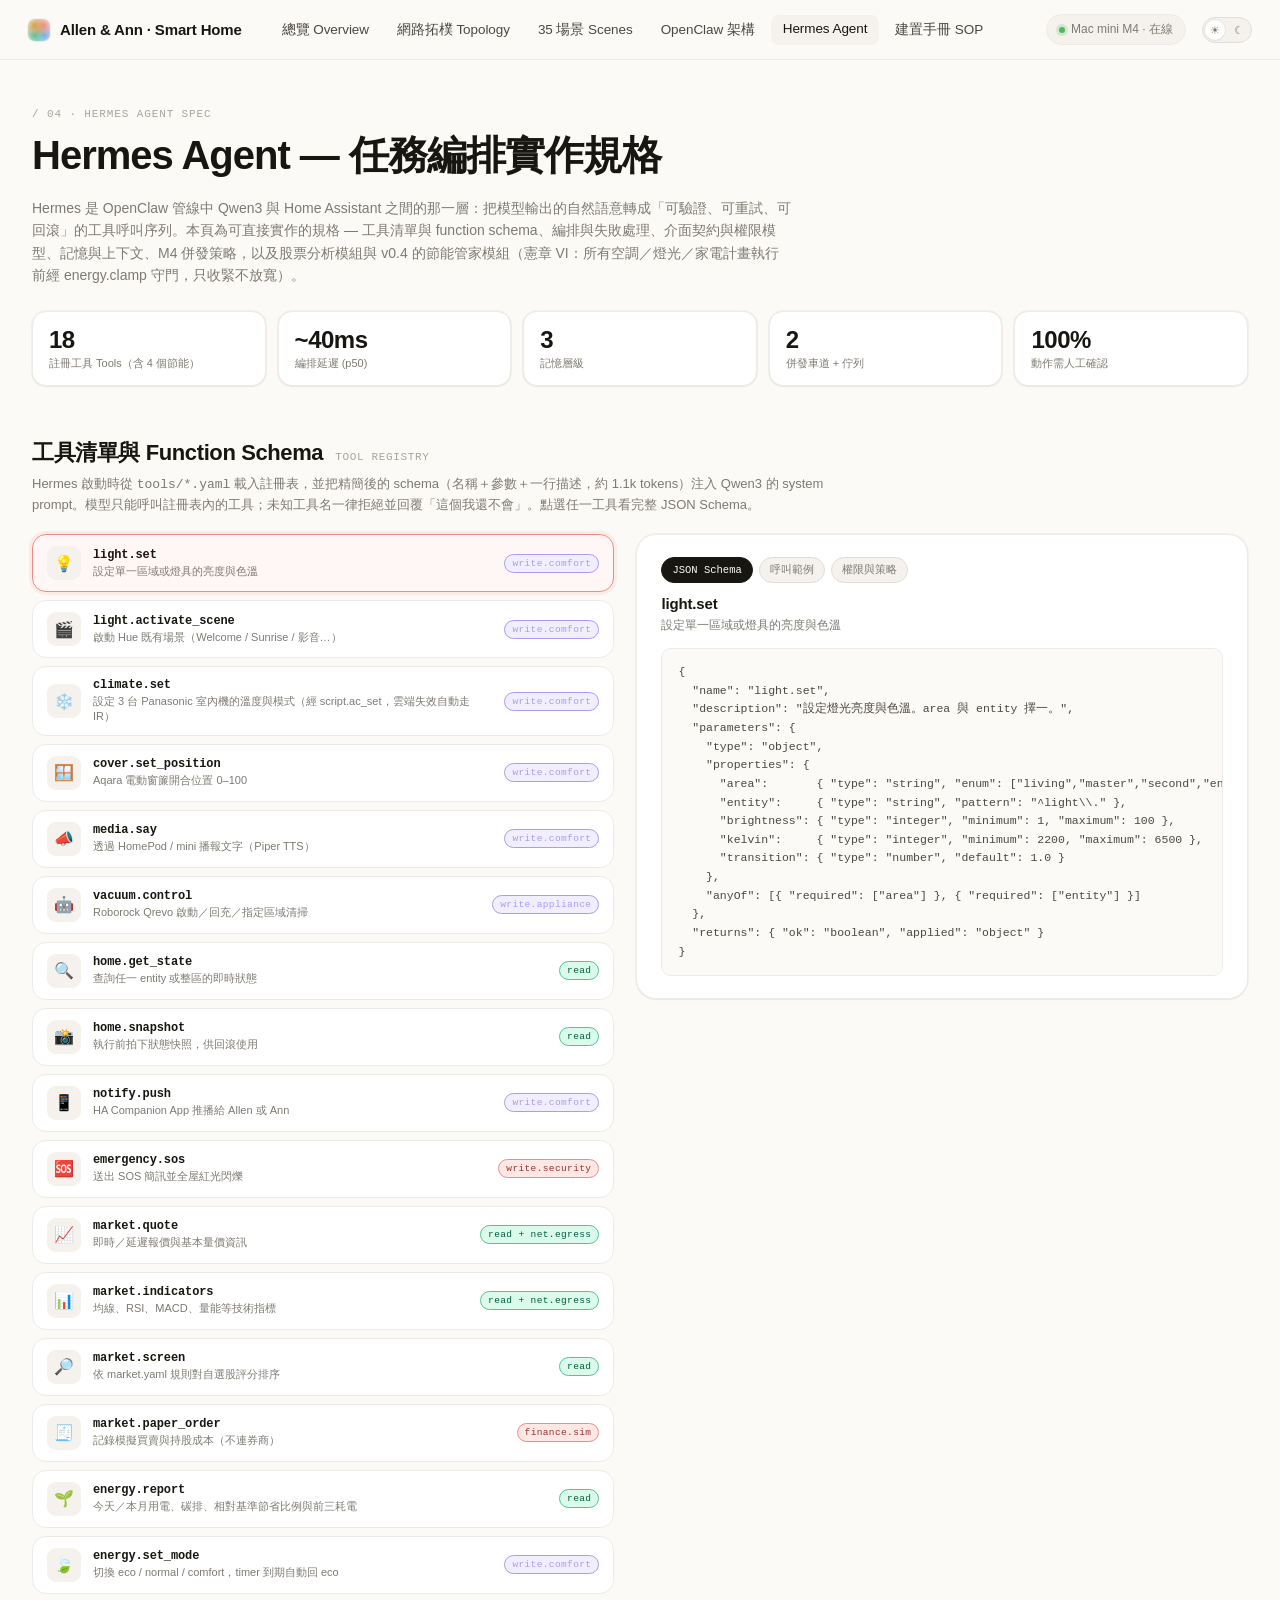
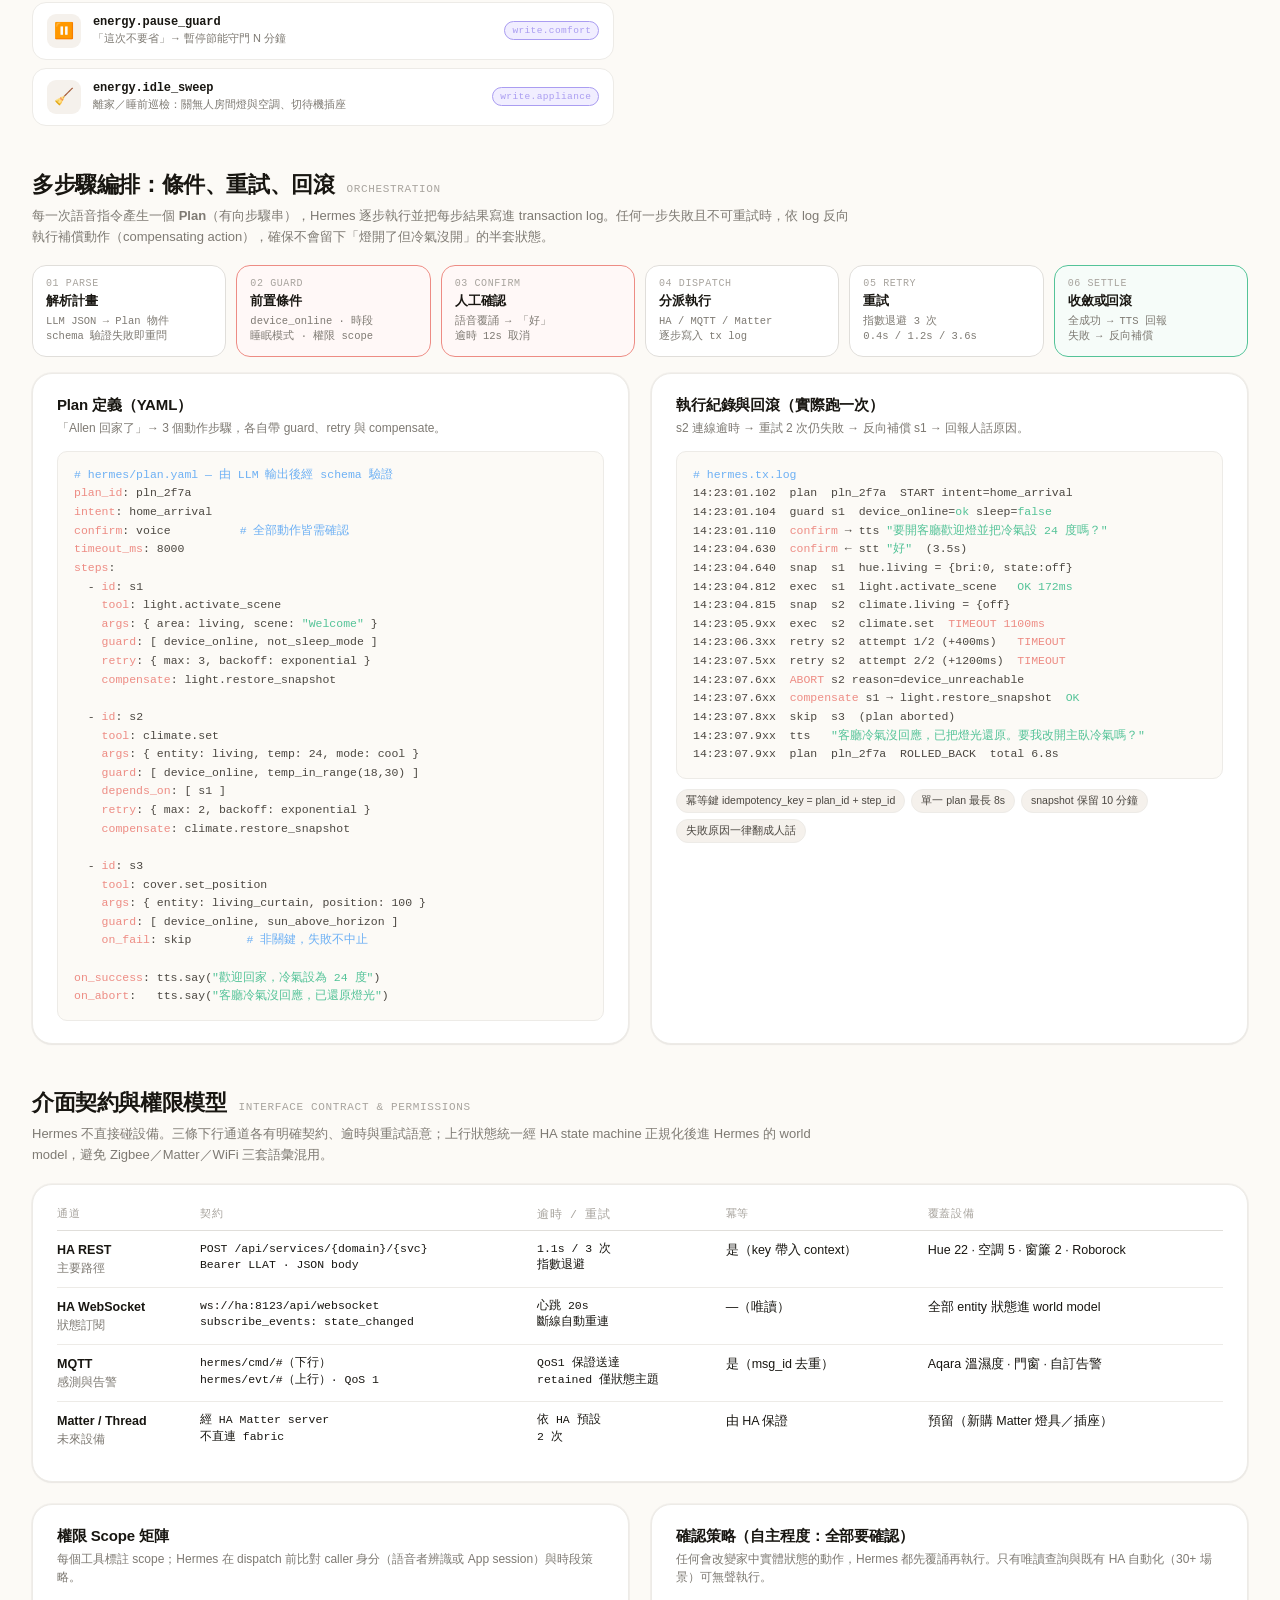
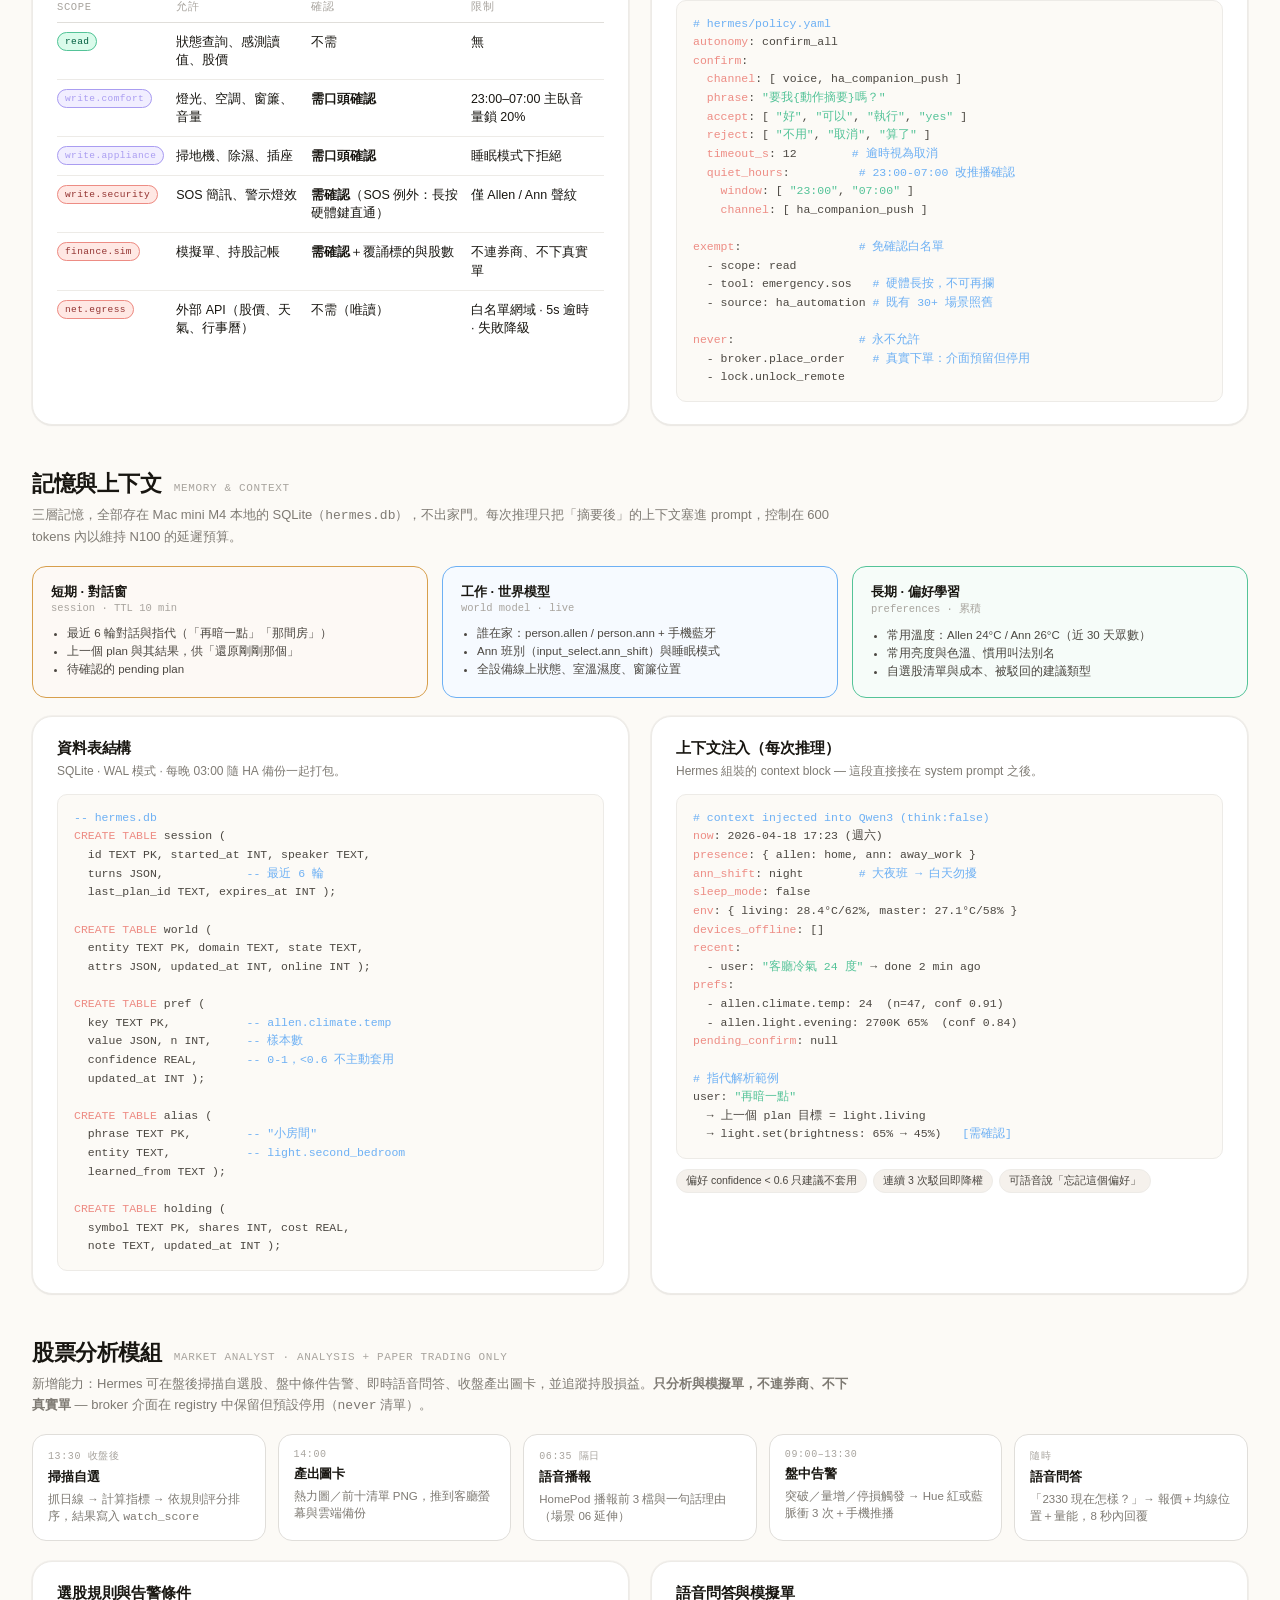
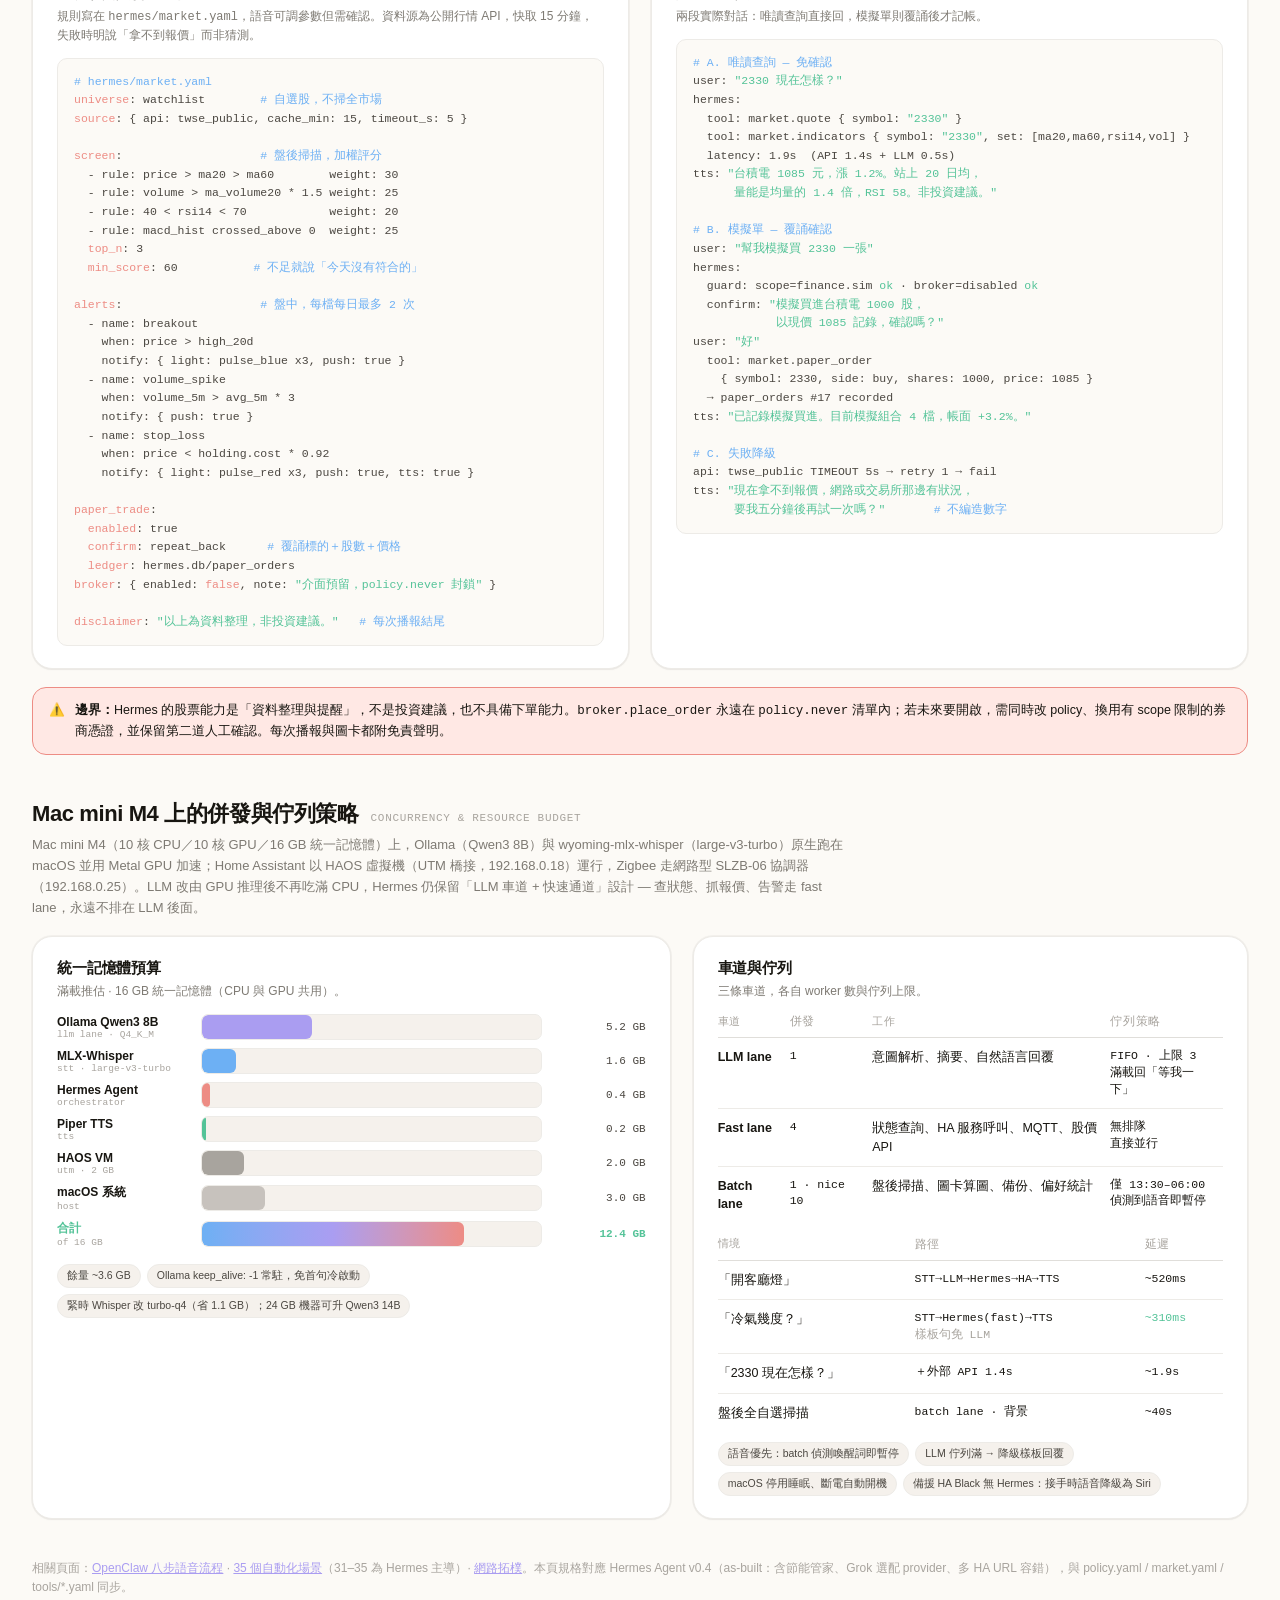
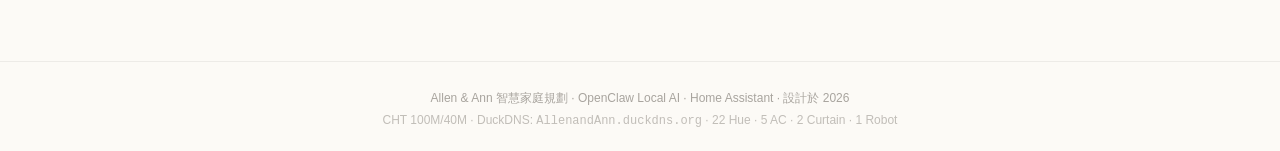
<file: design/hermes.html>
<!doctype html>
<html lang="zh-Hant">
<head>
<meta charset="utf-8">
<meta name="viewport" content="width=device-width,initial-scale=1">
<title>Hermes Agent 實作規格 · Allen &amp; Ann</title>
<link rel="stylesheet" href="shared/tokens.css">
<link rel="stylesheet" href="shared/chrome.css">
<style>
.wrap{max-width:1320px;margin:0 auto;padding:0 32px}
.page-head{max-width:1320px;margin:0 auto;padding:48px 32px 8px}
.page-head h1{font-size:40px;font-weight:600;letter-spacing:-.025em;margin:8px 0 6px}
.page-head .subtitle{color:var(--ink-3);font-size:14px;max-width:760px;line-height:1.6}
.crumb{font-family:var(--font-mono);font-size:11px;color:var(--ink-4);letter-spacing:.08em;text-transform:uppercase}
.kpis{display:grid;grid-template-columns:repeat(5,1fr);gap:12px;margin:24px auto 0}
.kpi{background:var(--bg-elev);border:1px solid var(--line-soft);border-radius:var(--radius-md);padding:14px 16px;box-shadow:var(--shadow-1)}
.kpi .n{font-size:24px;font-weight:600;letter-spacing:-.02em}
.kpi .l{font-size:11px;color:var(--ink-3);margin-top:2px}
section.blk{max-width:1320px;margin:44px auto 0;padding:0 32px}
.sec-head{display:flex;align-items:baseline;gap:12px;margin-bottom:4px}
.sec-head h2{font-size:22px;font-weight:600;letter-spacing:-.018em;margin:0}
.sec-head .en{font-size:11px;font-family:var(--font-mono);color:var(--ink-4);letter-spacing:.06em;text-transform:uppercase}
.sec-lede{color:var(--ink-3);font-size:13px;line-height:1.6;max-width:820px;margin:6px 0 18px}
.card{background:var(--bg-elev);border:1px solid var(--line-soft);border-radius:var(--radius-lg);padding:22px 24px;box-shadow:var(--shadow-1)}
.card h3{margin:0 0 4px;font-size:15px;font-weight:600;letter-spacing:-.01em}
.card .muted{color:var(--ink-3);font-size:12px;line-height:1.5;margin-bottom:14px}
pre{background:var(--bg);border:1px solid var(--line-soft);border-radius:var(--radius-sm);padding:14px 16px;font-family:var(--font-mono);font-size:11.5px;line-height:1.62;color:var(--ink-2);overflow-x:auto;margin:0;white-space:pre}
pre .c{color:var(--c-sleep)}
pre .k{color:var(--c-secure)}
pre .s{color:var(--c-home)}
.two{display:grid;grid-template-columns:1fr 1fr;gap:22px}
.tool-layout{display:grid;grid-template-columns:minmax(0,1fr) minmax(0,1.05fr);gap:22px;align-items:start}
.tool-list{display:flex;flex-direction:column;gap:8px}
.tool{display:grid;grid-template-columns:34px 1fr auto;gap:12px;align-items:center;padding:11px 14px;background:var(--bg-elev);border:1.5px solid var(--line-soft);border-radius:var(--radius-md);cursor:pointer;transition:border-color 160ms ease,transform 160ms ease,box-shadow 160ms ease;text-align:left;font-family:inherit;color:inherit;width:100%}
.tool:hover{border-color:var(--c-secure);transform:translateX(2px)}
.tool[aria-selected="true"]{border-color:var(--c-secure);background:color-mix(in oklab,var(--c-secure) 7%,var(--bg-elev));box-shadow:0 0 0 3px oklch(74% .12 25/.13)}
.tool>span:nth-child(2){display:block;min-width:0}
.tool .ico{width:34px;height:34px;border-radius:9px;background:var(--bg-tint);display:flex;align-items:center;justify-content:center;font-size:16px}
.tool .nm{display:block;font-family:var(--font-mono);font-size:12px;font-weight:600;letter-spacing:-.01em}
.tool .ds{display:block;font-size:11px;color:var(--ink-3);margin-top:2px;line-height:1.35}
.scope{font-family:var(--font-mono);font-size:9.5px;letter-spacing:.04em;padding:3px 7px;border-radius:999px;border:1px solid var(--line);color:var(--ink-2);background:var(--bg-tint);white-space:nowrap}
.scope.w{border-color:var(--c-evening);color:var(--c-evening);background:var(--c-evening-bg)}
.scope.r{border-color:var(--c-home);color:oklch(42% .1 165);background:var(--c-home-bg)}
.scope.x{border-color:var(--c-secure);color:oklch(46% .13 25);background:var(--c-secure-bg)}
[data-theme="dark"] .scope.r{color:oklch(82% .1 165)}[data-theme="dark"] .scope.x{color:oklch(84% .12 25)}
.schema-pane{position:sticky;top:76px}
.schema-pane .tabs{display:flex;gap:6px;margin-bottom:12px;flex-wrap:wrap}
.tab{font-family:var(--font-mono);font-size:10.5px;padding:5px 10px;border-radius:999px;border:1px solid var(--line);background:var(--bg-tint);color:var(--ink-3);cursor:pointer}
.tab[aria-selected="true"]{background:var(--ink);color:var(--bg);border-color:var(--ink)}
table{width:100%;border-collapse:collapse;font-size:12.5px}
th{text-align:left;font-size:10.5px;font-family:var(--font-mono);letter-spacing:.06em;text-transform:uppercase;color:var(--ink-4);font-weight:500;padding:0 12px 8px 0;border-bottom:1px solid var(--line)}
td{padding:10px 12px 10px 0;border-bottom:1px solid var(--line-soft);vertical-align:top;line-height:1.45}
td.mono,th.mono{font-family:var(--font-mono);font-size:11.5px}
tr:last-child td{border-bottom:0}
.pipe{display:grid;grid-template-columns:repeat(6,1fr);gap:10px;margin-bottom:16px}
.pnode{padding:12px 13px;border:1.5px solid var(--line);border-radius:var(--radius-md);background:var(--bg-elev);position:relative}
.pnode .pn{font-family:var(--font-mono);font-size:10px;color:var(--ink-4);letter-spacing:.06em}
.pnode .pt{font-size:12.5px;font-weight:600;margin-top:4px;letter-spacing:-.005em}
.pnode .pd{font-size:10.5px;color:var(--ink-3);margin-top:4px;line-height:1.4;font-family:var(--font-mono)}
.pnode.guard{border-color:var(--c-secure);background:color-mix(in oklab,var(--c-secure) 6%,var(--bg-elev))}
.pnode.ok{border-color:var(--c-home);background:color-mix(in oklab,var(--c-home) 6%,var(--bg-elev))}
.badges{display:flex;gap:6px;flex-wrap:wrap;margin-top:10px}
.badge{font-size:10.5px;padding:4px 9px;border-radius:999px;background:var(--bg-tint);border:1px solid var(--line-soft);color:var(--ink-2)}
.mem{display:grid;grid-template-columns:repeat(3,1fr);gap:14px;margin-bottom:18px}
.mem .m{padding:16px 18px;border-radius:var(--radius-md);border:1.5px solid var(--line);background:var(--bg-elev)}
.mem .m .tt{font-size:13px;font-weight:600}
.mem .m .en{font-size:10.5px;font-family:var(--font-mono);color:var(--ink-4);margin-top:1px}
.mem .m ul{margin:10px 0 0;padding-left:16px;font-size:11.5px;color:var(--ink-2);line-height:1.6}
.mem .m.short{border-color:var(--c-morning);background:color-mix(in oklab,var(--c-morning) 6%,var(--bg-elev))}
.mem .m.work{border-color:var(--c-sleep);background:color-mix(in oklab,var(--c-sleep) 6%,var(--bg-elev))}
.mem .m.long{border-color:var(--c-home);background:color-mix(in oklab,var(--c-home) 6%,var(--bg-elev))}
.lanes{display:flex;flex-direction:column;gap:8px;margin-bottom:16px}
.lane{display:grid;grid-template-columns:132px 1fr 92px;gap:12px;align-items:center}
.lane .ln{font-size:12px;font-weight:600}
.lane .ln small{display:block;font-family:var(--font-mono);font-size:9.5px;color:var(--ink-4);font-weight:400}
.lane .bar{height:26px;border-radius:7px;background:var(--bg-tint);overflow:hidden;position:relative;border:1px solid var(--line-soft)}
.lane .bar i{position:absolute;left:0;top:0;bottom:0;border-radius:6px;display:block}
.lane .val{font-family:var(--font-mono);font-size:11px;color:var(--ink-2);text-align:right}
.warn{display:flex;gap:10px;padding:13px 16px;border-radius:var(--radius-md);background:var(--c-secure-bg);border:1px solid var(--c-secure);font-size:12.5px;line-height:1.55;color:var(--ink)}
.warn b{font-weight:600}
.stock-flow{display:grid;grid-template-columns:repeat(5,1fr);gap:12px}
.sf{padding:14px 15px;border:1.5px solid var(--line);border-radius:var(--radius-md);background:var(--bg-elev)}
.sf .t{font-family:var(--font-mono);font-size:10px;color:var(--ink-4);letter-spacing:.06em}
.sf h4{margin:5px 0 0;font-size:13px;font-weight:600;letter-spacing:-.005em}
.sf p{margin:5px 0 0;font-size:11.5px;color:var(--ink-3);line-height:1.45}
.foot-note{max-width:1320px;margin:40px auto 64px;padding:0 32px;font-size:12px;color:var(--ink-4);line-height:1.6}
a{color:var(--c-evening)}a:hover{color:var(--c-secure)}
@media(max-width:1080px){.kpis{grid-template-columns:repeat(2,1fr)}.tool-layout,.two{grid-template-columns:1fr}.schema-pane{position:static}.pipe,.stock-flow{grid-template-columns:1fr 1fr}.mem{grid-template-columns:1fr}.lane{grid-template-columns:110px 1fr 76px}}
</style>
</head>
<body>
<script src="shared/chrome.js"></script>

<header class="page-head">
  <div class="crumb">/ 04 · HERMES AGENT SPEC</div>
  <h1>Hermes Agent — 任務編排實作規格</h1>
  <p class="subtitle">Hermes 是 OpenClaw 管線中 Qwen3 與 Home Assistant 之間的那一層：把模型輸出的自然語意轉成「可驗證、可重試、可回滾」的工具呼叫序列。本頁為可直接實作的規格 — 工具清單與 function schema、編排與失敗處理、介面契約與權限模型、記憶與上下文、M4 併發策略，以及股票分析模組與 v0.4 的節能管家模組（憲章 VI：所有空調／燈光／家電計畫執行前經 energy.clamp 守門，只收緊不放寬）。</p>
  <div class="kpis wrap" style="padding:0">
    <div class="kpi"><div class="n">18</div><div class="l">註冊工具 Tools（含 4 個節能）</div></div>
    <div class="kpi"><div class="n">~40ms</div><div class="l">編排延遲 (p50)</div></div>
    <div class="kpi"><div class="n">3</div><div class="l">記憶層級</div></div>
    <div class="kpi"><div class="n">2</div><div class="l">併發車道 + 佇列</div></div>
    <div class="kpi"><div class="n">100%</div><div class="l">動作需人工確認</div></div>
  </div>
</header>

<!-- ============ 1 TOOL REGISTRY ============ -->
<section class="blk">
  <div class="sec-head"><h2>工具清單與 Function Schema</h2><span class="en">Tool Registry</span></div>
  <p class="sec-lede">Hermes 啟動時從 <code>tools/*.yaml</code> 載入註冊表，並把精簡後的 schema（名稱＋參數＋一行描述，約 1.1k tokens）注入 Qwen3 的 system prompt。模型只能呼叫註冊表內的工具；未知工具名一律拒絕並回覆「這個我還不會」。點選任一工具看完整 JSON Schema。</p>
  <div class="tool-layout">
    <div class="tool-list" id="toolList"></div>
    <div class="card schema-pane">
      <div class="tabs" id="schemaTabs">
        <button class="tab" data-view="schema" aria-selected="true">JSON Schema</button>
        <button class="tab" data-view="call" aria-selected="false">呼叫範例</button>
        <button class="tab" data-view="policy" aria-selected="false">權限與策略</button>
      </div>
      <h3 id="schemaName">—</h3>
      <div class="muted" id="schemaDesc"></div>
      <pre id="schemaBody"></pre>
    </div>
  </div>
</section>

<!-- ============ 2 ORCHESTRATION ============ -->
<section class="blk">
  <div class="sec-head"><h2>多步驟編排：條件、重試、回滾</h2><span class="en">Orchestration</span></div>
  <p class="sec-lede">每一次語音指令產生一個 <b>Plan</b>（有向步驟串），Hermes 逐步執行並把每步結果寫進 transaction log。任何一步失敗且不可重試時，依 log 反向執行補償動作（compensating action），確保不會留下「燈開了但冷氣沒開」的半套狀態。</p>
  <div class="pipe">
    <div class="pnode"><div class="pn">01 PARSE</div><div class="pt">解析計畫</div><div class="pd">LLM JSON → Plan 物件<br>schema 驗證失敗即重問</div></div>
    <div class="pnode guard"><div class="pn">02 GUARD</div><div class="pt">前置條件</div><div class="pd">device_online · 時段<br>睡眠模式 · 權限 scope</div></div>
    <div class="pnode guard"><div class="pn">03 CONFIRM</div><div class="pt">人工確認</div><div class="pd">語音覆誦 → 「好」<br>逾時 12s 取消</div></div>
    <div class="pnode"><div class="pn">04 DISPATCH</div><div class="pt">分派執行</div><div class="pd">HA / MQTT / Matter<br>逐步寫入 tx log</div></div>
    <div class="pnode"><div class="pn">05 RETRY</div><div class="pt">重試</div><div class="pd">指數退避 3 次<br>0.4s / 1.2s / 3.6s</div></div>
    <div class="pnode ok"><div class="pn">06 SETTLE</div><div class="pt">收斂或回滾</div><div class="pd">全成功 → TTS 回報<br>失敗 → 反向補償</div></div>
  </div>
  <div class="two">
    <div class="card">
      <h3>Plan 定義（YAML）</h3>
      <div class="muted">「Allen 回家了」→ 3 個動作步驟，各自帶 guard、retry 與 compensate。</div>
<pre><span class="c"># hermes/plan.yaml — 由 LLM 輸出後經 schema 驗證</span>
<span class="k">plan_id</span>: pln_2f7a
<span class="k">intent</span>: home_arrival
<span class="k">confirm</span>: voice          <span class="c"># 全部動作皆需確認</span>
<span class="k">timeout_ms</span>: 8000
<span class="k">steps</span>:
  - <span class="k">id</span>: s1
    <span class="k">tool</span>: light.activate_scene
    <span class="k">args</span>: { area: living, scene: <span class="s">"Welcome"</span> }
    <span class="k">guard</span>: [ device_online, not_sleep_mode ]
    <span class="k">retry</span>: { max: 3, backoff: exponential }
    <span class="k">compensate</span>: light.restore_snapshot

  - <span class="k">id</span>: s2
    <span class="k">tool</span>: climate.set
    <span class="k">args</span>: { entity: living, temp: 24, mode: cool }
    <span class="k">guard</span>: [ device_online, temp_in_range(18,30) ]
    <span class="k">depends_on</span>: [ s1 ]
    <span class="k">retry</span>: { max: 2, backoff: exponential }
    <span class="k">compensate</span>: climate.restore_snapshot

  - <span class="k">id</span>: s3
    <span class="k">tool</span>: cover.set_position
    <span class="k">args</span>: { entity: living_curtain, position: 100 }
    <span class="k">guard</span>: [ device_online, sun_above_horizon ]
    <span class="k">on_fail</span>: skip        <span class="c"># 非關鍵，失敗不中止</span>

<span class="k">on_success</span>: tts.say(<span class="s">"歡迎回家，冷氣設為 24 度"</span>)
<span class="k">on_abort</span>:   tts.say(<span class="s">"客廳冷氣沒回應，已還原燈光"</span>)</pre>
    </div>
    <div class="card">
      <h3>執行紀錄與回滾（實際跑一次）</h3>
      <div class="muted">s2 連線逾時 → 重試 2 次仍失敗 → 反向補償 s1 → 回報人話原因。</div>
<pre><span class="c"># hermes.tx.log</span>
14:23:01.102  plan  pln_2f7a  START intent=home_arrival
14:23:01.104  guard s1  device_online=<span class="s">ok</span> sleep=<span class="s">false</span>
14:23:01.110  <span class="k">confirm</span> → tts <span class="s">"要開客廳歡迎燈並把冷氣設 24 度嗎？"</span>
14:23:04.630  <span class="k">confirm</span> ← stt <span class="s">"好"</span>  (3.5s)
14:23:04.640  snap  s1  hue.living = {bri:0, state:off}
14:23:04.812  exec  s1  light.activate_scene   <span class="s">OK 172ms</span>
14:23:04.815  snap  s2  climate.living = {off}
14:23:05.9xx  exec  s2  climate.set  <span class="k">TIMEOUT 1100ms</span>
14:23:06.3xx  retry s2  attempt 1/2 (+400ms)   <span class="k">TIMEOUT</span>
14:23:07.5xx  retry s2  attempt 2/2 (+1200ms)  <span class="k">TIMEOUT</span>
14:23:07.6xx  <span class="k">ABORT</span> s2 reason=device_unreachable
14:23:07.6xx  <span class="k">compensate</span> s1 → light.restore_snapshot  <span class="s">OK</span>
14:23:07.8xx  skip  s3  (plan aborted)
14:23:07.9xx  tts   <span class="s">"客廳冷氣沒回應，已把燈光還原。要我改開主臥冷氣嗎？"</span>
14:23:07.9xx  plan  pln_2f7a  ROLLED_BACK  total 6.8s</pre>
      <div class="badges">
        <span class="badge">冪等鍵 idempotency_key = plan_id + step_id</span>
        <span class="badge">單一 plan 最長 8s</span>
        <span class="badge">snapshot 保留 10 分鐘</span>
        <span class="badge">失敗原因一律翻成人話</span>
      </div>
    </div>
  </div>
</section>

<!-- ============ 3 INTERFACE CONTRACT & PERMISSIONS ============ -->
<section class="blk">
  <div class="sec-head"><h2>介面契約與權限模型</h2><span class="en">Interface Contract &amp; Permissions</span></div>
  <p class="sec-lede">Hermes 不直接碰設備。三條下行通道各有明確契約、逾時與重試語意；上行狀態統一經 HA state machine 正規化後進 Hermes 的 world model，避免 Zigbee／Matter／WiFi 三套語彙混用。</p>
  <div class="card" style="margin-bottom:22px">
    <table>
      <thead><tr><th>通道</th><th>契約</th><th class="mono">逾時 / 重試</th><th>冪等</th><th>覆蓋設備</th></tr></thead>
      <tbody>
        <tr><td><b>HA REST</b><br><span style="color:var(--ink-3);font-size:11.5px">主要路徑</span></td><td class="mono">POST /api/services/{domain}/{svc}<br>Bearer LLAT · JSON body</td><td class="mono">1.1s / 3 次<br>指數退避</td><td>是（key 帶入 context）</td><td>Hue 22 · 空調 5 · 窗簾 2 · Roborock</td></tr>
        <tr><td><b>HA WebSocket</b><br><span style="color:var(--ink-3);font-size:11.5px">狀態訂閱</span></td><td class="mono">ws://ha:8123/api/websocket<br>subscribe_events: state_changed</td><td class="mono">心跳 20s<br>斷線自動重連</td><td>—（唯讀）</td><td>全部 entity 狀態進 world model</td></tr>
        <tr><td><b>MQTT</b><br><span style="color:var(--ink-3);font-size:11.5px">感測與告警</span></td><td class="mono">hermes/cmd/#（下行）<br>hermes/evt/#（上行）· QoS 1</td><td class="mono">QoS1 保證送達<br>retained 僅狀態主題</td><td>是（msg_id 去重）</td><td>Aqara 溫濕度 · 門窗 · 自訂告警</td></tr>
        <tr><td><b>Matter / Thread</b><br><span style="color:var(--ink-3);font-size:11.5px">未來設備</span></td><td class="mono">經 HA Matter server<br>不直連 fabric</td><td class="mono">依 HA 預設<br>2 次</td><td>由 HA 保證</td><td>預留（新購 Matter 燈具／插座）</td></tr>
      </tbody>
    </table>
  </div>
  <div class="two">
    <div class="card">
      <h3>權限 Scope 矩陣</h3>
      <div class="muted">每個工具標註 scope；Hermes 在 dispatch 前比對 caller 身分（語音者辨識或 App session）與時段策略。</div>
      <table>
        <thead><tr><th>Scope</th><th>允許</th><th>確認</th><th>限制</th></tr></thead>
        <tbody>
          <tr><td class="mono"><span class="scope r">read</span></td><td>狀態查詢、感測讀值、股價</td><td>不需</td><td>無</td></tr>
          <tr><td class="mono"><span class="scope w">write.comfort</span></td><td>燈光、空調、窗簾、音量</td><td><b>需口頭確認</b></td><td>23:00–07:00 主臥音量鎖 20%</td></tr>
          <tr><td class="mono"><span class="scope w">write.appliance</span></td><td>掃地機、除濕、插座</td><td><b>需口頭確認</b></td><td>睡眠模式下拒絕</td></tr>
          <tr><td class="mono"><span class="scope x">write.security</span></td><td>SOS 簡訊、警示燈效</td><td><b>需確認</b>（SOS 例外：長按硬體鍵直通）</td><td>僅 Allen / Ann 聲紋</td></tr>
          <tr><td class="mono"><span class="scope x">finance.sim</span></td><td>模擬單、持股記帳</td><td><b>需確認</b>＋覆誦標的與股數</td><td>不連券商、不下真實單</td></tr>
          <tr><td class="mono"><span class="scope x">net.egress</span></td><td>外部 API（股價、天氣、行事曆）</td><td>不需（唯讀）</td><td>白名單網域 · 5s 逾時 · 失敗降級</td></tr>
        </tbody>
      </table>
    </div>
    <div class="card">
      <h3>確認策略（自主程度：全部要確認）</h3>
      <div class="muted">任何會改變家中實體狀態的動作，Hermes 都先覆誦再執行。只有唯讀查詢與既有 HA 自動化（30+ 場景）可無聲執行。</div>
<pre><span class="c"># hermes/policy.yaml</span>
<span class="k">autonomy</span>: confirm_all
<span class="k">confirm</span>:
  <span class="k">channel</span>: [ voice, ha_companion_push ]
  <span class="k">phrase</span>: <span class="s">"要我{動作摘要}嗎？"</span>
  <span class="k">accept</span>: [ <span class="s">"好"</span>, <span class="s">"可以"</span>, <span class="s">"執行"</span>, <span class="s">"yes"</span> ]
  <span class="k">reject</span>: [ <span class="s">"不用"</span>, <span class="s">"取消"</span>, <span class="s">"算了"</span> ]
  <span class="k">timeout_s</span>: 12        <span class="c"># 逾時視為取消</span>
  <span class="k">quiet_hours</span>:          <span class="c"># 23:00-07:00 改推播確認</span>
    <span class="k">window</span>: [ <span class="s">"23:00"</span>, <span class="s">"07:00"</span> ]
    <span class="k">channel</span>: [ ha_companion_push ]

<span class="k">exempt</span>:                 <span class="c"># 免確認白名單</span>
  - scope: read
  - tool: emergency.sos   <span class="c"># 硬體長按，不可再攔</span>
  - source: ha_automation <span class="c"># 既有 30+ 場景照舊</span>

<span class="k">never</span>:                  <span class="c"># 永不允許</span>
  - broker.place_order    <span class="c"># 真實下單：介面預留但停用</span>
  - lock.unlock_remote</pre>
    </div>
  </div>
</section>

<!-- ============ 4 MEMORY ============ -->
<section class="blk">
  <div class="sec-head"><h2>記憶與上下文</h2><span class="en">Memory &amp; Context</span></div>
  <p class="sec-lede">三層記憶，全部存在 Mac mini M4 本地的 SQLite（<code>hermes.db</code>），不出家門。每次推理只把「摘要後」的上下文塞進 prompt，控制在 600 tokens 內以維持 N100 的延遲預算。</p>
  <div class="mem">
    <div class="m short"><div class="tt">短期 · 對話窗</div><div class="en">session · TTL 10 min</div>
      <ul><li>最近 6 輪對話與指代（「再暗一點」「那間房」）</li><li>上一個 plan 與其結果，供「還原剛剛那個」</li><li>待確認的 pending plan</li></ul></div>
    <div class="m work"><div class="tt">工作 · 世界模型</div><div class="en">world model · live</div>
      <ul><li>誰在家：person.allen / person.ann + 手機藍牙</li><li>Ann 班別（input_select.ann_shift）與睡眠模式</li><li>全設備線上狀態、室溫濕度、窗簾位置</li></ul></div>
    <div class="m long"><div class="tt">長期 · 偏好學習</div><div class="en">preferences · 累積</div>
      <ul><li>常用溫度：Allen 24°C / Ann 26°C（近 30 天眾數）</li><li>常用亮度與色溫、慣用叫法別名</li><li>自選股清單與成本、被駁回的建議類型</li></ul></div>
  </div>
  <div class="two">
    <div class="card">
      <h3>資料表結構</h3>
      <div class="muted">SQLite · WAL 模式 · 每晚 03:00 隨 HA 備份一起打包。</div>
<pre><span class="c">-- hermes.db</span>
<span class="k">CREATE TABLE</span> session (
  id TEXT PK, started_at INT, speaker TEXT,
  turns JSON,            <span class="c">-- 最近 6 輪</span>
  last_plan_id TEXT, expires_at INT );

<span class="k">CREATE TABLE</span> world (
  entity TEXT PK, domain TEXT, state TEXT,
  attrs JSON, updated_at INT, online INT );

<span class="k">CREATE TABLE</span> pref (
  key TEXT PK,           <span class="c">-- allen.climate.temp</span>
  value JSON, n INT,     <span class="c">-- 樣本數</span>
  confidence REAL,       <span class="c">-- 0-1，&lt;0.6 不主動套用</span>
  updated_at INT );

<span class="k">CREATE TABLE</span> alias (
  phrase TEXT PK,        <span class="c">-- "小房間"</span>
  entity TEXT,           <span class="c">-- light.second_bedroom</span>
  learned_from TEXT );

<span class="k">CREATE TABLE</span> holding (
  symbol TEXT PK, shares INT, cost REAL,
  note TEXT, updated_at INT );</pre>
    </div>
    <div class="card">
      <h3>上下文注入（每次推理）</h3>
      <div class="muted">Hermes 組裝的 context block — 這段直接接在 system prompt 之後。</div>
<pre><span class="c"># context injected into Qwen3 (think:false)</span>
<span class="k">now</span>: 2026-04-18 17:23 (週六)
<span class="k">presence</span>: { allen: home, ann: away_work }
<span class="k">ann_shift</span>: night        <span class="c"># 大夜班 → 白天勿擾</span>
<span class="k">sleep_mode</span>: false
<span class="k">env</span>: { living: 28.4°C/62%, master: 27.1°C/58% }
<span class="k">devices_offline</span>: []
<span class="k">recent</span>:
  - user: <span class="s">"客廳冷氣 24 度"</span> → done 2 min ago
<span class="k">prefs</span>:
  - allen.climate.temp: 24  (n=47, conf 0.91)
  - allen.light.evening: 2700K 65%  (conf 0.84)
<span class="k">pending_confirm</span>: null

<span class="c"># 指代解析範例</span>
user: <span class="s">"再暗一點"</span>
  → 上一個 plan 目標 = light.living
  → light.set(brightness: 65% → 45%)   <span class="c">[需確認]</span></pre>
      <div class="badges"><span class="badge">偏好 confidence &lt; 0.6 只建議不套用</span><span class="badge">連續 3 次駁回即降權</span><span class="badge">可語音說「忘記這個偏好」</span></div>
    </div>
  </div>
</section>

<!-- ============ 5 STOCK MODULE ============ -->
<section class="blk">
  <div class="sec-head"><h2>股票分析模組</h2><span class="en">Market Analyst · analysis + paper trading only</span></div>
  <p class="sec-lede">新增能力：Hermes 可在盤後掃描自選股、盤中條件告警、即時語音問答、收盤產出圖卡，並追蹤持股損益。<b>只分析與模擬單，不連券商、不下真實單</b> — broker 介面在 registry 中保留但預設停用（<code>never</code> 清單）。</p>
  <div class="stock-flow" style="margin-bottom:20px">
    <div class="sf"><div class="t">13:30 收盤後</div><h4>掃描自選</h4><p>抓日線 → 計算指標 → 依規則評分排序，結果寫入 <span style="font-family:var(--font-mono)">watch_score</span></p></div>
    <div class="sf"><div class="t">14:00</div><h4>產出圖卡</h4><p>熱力圖／前十清單 PNG，推到客廳螢幕與雲端備份</p></div>
    <div class="sf"><div class="t">06:35 隔日</div><h4>語音播報</h4><p>HomePod 播報前 3 檔與一句話理由（場景 06 延伸）</p></div>
    <div class="sf"><div class="t">09:00–13:30</div><h4>盤中告警</h4><p>突破／量增／停損觸發 → Hue 紅或藍脈衝 3 次＋手機推播</p></div>
    <div class="sf"><div class="t">隨時</div><h4>語音問答</h4><p>「2330 現在怎樣？」→ 報價＋均線位置＋量能，8 秒內回覆</p></div>
  </div>
  <div class="two">
    <div class="card">
      <h3>選股規則與告警條件</h3>
      <div class="muted">規則寫在 <code>hermes/market.yaml</code>，語音可調參數但需確認。資料源為公開行情 API，快取 15 分鐘，失敗時明說「拿不到報價」而非猜測。</div>
<pre><span class="c"># hermes/market.yaml</span>
<span class="k">universe</span>: watchlist        <span class="c"># 自選股，不掃全市場</span>
<span class="k">source</span>: { api: twse_public, cache_min: 15, timeout_s: 5 }

<span class="k">screen</span>:                    <span class="c"># 盤後掃描，加權評分</span>
  - rule: price &gt; ma20 &gt; ma60        weight: 30
  - rule: volume &gt; ma_volume20 * 1.5 weight: 25
  - rule: 40 &lt; rsi14 &lt; 70            weight: 20
  - rule: macd_hist crossed_above 0  weight: 25
  <span class="k">top_n</span>: 3
  <span class="k">min_score</span>: 60           <span class="c"># 不足就說「今天沒有符合的」</span>

<span class="k">alerts</span>:                    <span class="c"># 盤中，每檔每日最多 2 次</span>
  - name: breakout
    when: price &gt; high_20d
    notify: { light: pulse_blue x3, push: true }
  - name: volume_spike
    when: volume_5m &gt; avg_5m * 3
    notify: { push: true }
  - name: stop_loss
    when: price &lt; holding.cost * 0.92
    notify: { light: pulse_red x3, push: true, tts: true }

<span class="k">paper_trade</span>:
  <span class="k">enabled</span>: true
  <span class="k">confirm</span>: repeat_back      <span class="c"># 覆誦標的＋股數＋價格</span>
  <span class="k">ledger</span>: hermes.db/paper_orders
<span class="k">broker</span>: { enabled: <span class="k">false</span>, note: <span class="s">"介面預留，policy.never 封鎖"</span> }

<span class="k">disclaimer</span>: <span class="s">"以上為資料整理，非投資建議。"</span>   <span class="c"># 每次播報結尾</span></pre>
    </div>
    <div class="card">
      <h3>語音問答與模擬單</h3>
      <div class="muted">兩段實際對話：唯讀查詢直接回，模擬單則覆誦後才記帳。</div>
<pre><span class="c"># A. 唯讀查詢 — 免確認</span>
user: <span class="s">"2330 現在怎樣？"</span>
hermes:
  tool: market.quote { symbol: <span class="s">"2330"</span> }
  tool: market.indicators { symbol: <span class="s">"2330"</span>, set: [ma20,ma60,rsi14,vol] }
  latency: 1.9s  (API 1.4s + LLM 0.5s)
tts: <span class="s">"台積電 1085 元，漲 1.2%。站上 20 日均，
      量能是均量的 1.4 倍，RSI 58。非投資建議。"</span>

<span class="c"># B. 模擬單 — 覆誦確認</span>
user: <span class="s">"幫我模擬買 2330 一張"</span>
hermes:
  guard: scope=finance.sim <span class="s">ok</span> · broker=disabled <span class="s">ok</span>
  confirm: <span class="s">"模擬買進台積電 1000 股，
            以現價 1085 記錄，確認嗎？"</span>
user: <span class="s">"好"</span>
  tool: market.paper_order
    { symbol: 2330, side: buy, shares: 1000, price: 1085 }
  → paper_orders #17 recorded
tts: <span class="s">"已記錄模擬買進。目前模擬組合 4 檔，帳面 +3.2%。"</span>

<span class="c"># C. 失敗降級</span>
api: twse_public TIMEOUT 5s → retry 1 → fail
tts: <span class="s">"現在拿不到報價，網路或交易所那邊有狀況，
      要我五分鐘後再試一次嗎？"</span>       <span class="c"># 不編造數字</span></pre>
    </div>
  </div>
  <div class="warn" style="margin-top:18px">
    <span>⚠️</span>
    <div><b>邊界：</b>Hermes 的股票能力是「資料整理與提醒」，不是投資建議，也不具備下單能力。<code>broker.place_order</code> 永遠在 <code>policy.never</code> 清單內；若未來要開啟，需同時改 policy、換用有 scope 限制的券商憑證，並保留第二道人工確認。每次播報與圖卡都附免責聲明。</div>
  </div>
</section>

<!-- ============ 6 PERFORMANCE ============ -->
<section class="blk">
  <div class="sec-head"><h2>Mac mini M4 上的併發與佇列策略</h2><span class="en">Concurrency &amp; Resource Budget</span></div>
  <p class="sec-lede">Mac mini M4（10 核 CPU／10 核 GPU／16 GB 統一記憶體）上，Ollama（Qwen3 8B）與 wyoming-mlx-whisper（large-v3-turbo）原生跑在 macOS 並用 Metal GPU 加速；Home Assistant 以 HAOS 虛擬機（UTM 橋接，192.168.0.18）運行，Zigbee 走網路型 SLZB-06 協調器（192.168.0.25）。LLM 改由 GPU 推理後不再吃滿 CPU，Hermes 仍保留「LLM 車道 + 快速通道」設計 — 查狀態、抓報價、告警走 fast lane，永遠不排在 LLM 後面。</p>
  <div class="two" style="grid-template-columns:1.15fr 1fr">
    <div class="card">
      <h3>統一記憶體預算</h3>
      <div class="muted">滿載推估 · 16 GB 統一記憶體（CPU 與 GPU 共用）。</div>
      <div class="lanes">
        <div class="lane"><div class="ln">Ollama Qwen3 8B<small>llm lane · Q4_K_M</small></div><div class="bar"><i style="width:32.5%;background:var(--c-evening)"></i></div><div class="val">5.2 GB</div></div>
        <div class="lane"><div class="ln">MLX-Whisper<small>stt · large-v3-turbo</small></div><div class="bar"><i style="width:10%;background:var(--c-sleep)"></i></div><div class="val">1.6 GB</div></div>
        <div class="lane"><div class="ln">Hermes Agent<small>orchestrator</small></div><div class="bar"><i style="width:2.5%;background:var(--c-secure)"></i></div><div class="val">0.4 GB</div></div>
        <div class="lane"><div class="ln">Piper TTS<small>tts</small></div><div class="bar"><i style="width:1.25%;background:var(--c-home)"></i></div><div class="val">0.2 GB</div></div>
        <div class="lane"><div class="ln">HAOS VM<small>utm · 2 GB</small></div><div class="bar"><i style="width:12.5%;background:var(--ink-4)"></i></div><div class="val">2.0 GB</div></div>
        <div class="lane"><div class="ln">macOS 系統<small>host</small></div><div class="bar"><i style="width:18.75%;background:var(--ink-4);opacity:.6"></i></div><div class="val">3.0 GB</div></div>
        <div class="lane"><div class="ln" style="color:var(--c-home)">合計<small>of 16 GB</small></div><div class="bar"><i style="width:77.5%;background:linear-gradient(90deg,var(--c-sleep),var(--c-evening),var(--c-secure))"></i></div><div class="val" style="color:var(--c-home);font-weight:600">12.4 GB</div></div>
      </div>
      <div class="badges" style="margin-top:14px"><span class="badge">餘量 ~3.6 GB</span><span class="badge">Ollama keep_alive: -1 常駐，免首句冷啟動</span><span class="badge">緊時 Whisper 改 turbo-q4（省 1.1 GB）；24 GB 機器可升 Qwen3 14B</span></div>
    </div>
    <div class="card">
      <h3>車道與佇列</h3>
      <div class="muted">三條車道，各自 worker 數與佇列上限。</div>
      <table>
        <thead><tr><th>車道</th><th class="mono">併發</th><th>工作</th><th class="mono">佇列策略</th></tr></thead>
        <tbody>
          <tr><td><b>LLM lane</b></td><td class="mono">1</td><td>意圖解析、摘要、自然語言回覆</td><td class="mono">FIFO · 上限 3<br>滿載回「等我一下」</td></tr>
          <tr><td><b>Fast lane</b></td><td class="mono">4</td><td>狀態查詢、HA 服務呼叫、MQTT、股價 API</td><td class="mono">無排隊<br>直接並行</td></tr>
          <tr><td><b>Batch lane</b></td><td class="mono">1 · nice 10</td><td>盤後掃描、圖卡算圖、備份、偏好統計</td><td class="mono">僅 13:30–06:00<br>偵測到語音即暫停</td></tr>
        </tbody>
      </table>
      <div style="margin-top:14px">
        <table>
          <thead><tr><th>情境</th><th class="mono">路徑</th><th class="mono">延遲</th></tr></thead>
          <tbody>
            <tr><td>「開客廳燈」</td><td class="mono">STT→LLM→Hermes→HA→TTS</td><td class="mono">~520ms</td></tr>
            <tr><td>「冷氣幾度？」</td><td class="mono">STT→Hermes(fast)→TTS<br><span style="color:var(--ink-4)">樣板句免 LLM</span></td><td class="mono" style="color:var(--c-home)">~310ms</td></tr>
            <tr><td>「2330 現在怎樣？」</td><td class="mono">＋外部 API 1.4s</td><td class="mono">~1.9s</td></tr>
            <tr><td>盤後全自選掃描</td><td class="mono">batch lane · 背景</td><td class="mono">~40s</td></tr>
          </tbody>
        </table>
      </div>
      <div class="badges"><span class="badge">語音優先：batch 偵測喚醒詞即暫停</span><span class="badge">LLM 佇列滿 → 降級樣板回覆</span><span class="badge">macOS 停用睡眠、斷電自動開機</span><span class="badge">備援 HA Black 無 Hermes：接手時語音降級為 Siri</span></div>
    </div>
  </div>
</section>

<div class="foot-note">相關頁面：<a href="openclaw.html">OpenClaw 八步語音流程</a> · <a href="scenes.html">35 個自動化場景</a>（31–35 為 Hermes 主導）· <a href="topology.html">網路拓樸</a>。本頁規格對應 Hermes Agent v0.4（as-built：含節能管家、Grok 選配 provider、多 HA URL 容錯），與 policy.yaml / market.yaml / tools/*.yaml 同步。</div>

<script>
const TOOLS = [
  { id:"light.set", ico:"💡", scope:"write.comfort", sc:"w", desc:"設定單一區域或燈具的亮度與色溫",
    schema:`{
  "name": "light.set",
  "description": "設定燈光亮度與色溫。area 與 entity 擇一。",
  "parameters": {
    "type": "object",
    "properties": {
      "area":       { "type": "string", "enum": ["living","master","second","entry","bath"] },
      "entity":     { "type": "string", "pattern": "^light\\\\." },
      "brightness": { "type": "integer", "minimum": 1, "maximum": 100 },
      "kelvin":     { "type": "integer", "minimum": 2200, "maximum": 6500 },
      "transition": { "type": "number", "default": 1.0 }
    },
    "anyOf": [{ "required": ["area"] }, { "required": ["entity"] }]
  },
  "returns": { "ok": "boolean", "applied": "object" }
}`,
    call:`# 「客廳暗一點，暖一點」
light.set { area: "living", brightness: 45, kelvin: 2700 }
→ guard: device_online ok · not_sleep_mode ok
→ confirm: "要把客廳調到 45% 暖白嗎？"  ← "好"
→ snapshot: { bri: 65, kelvin: 4000 }
→ HA: POST /api/services/light/turn_on  (172ms)
→ { ok: true, applied: { lights: 10, bri: 45 } }`,
    policy:`scope:       write.comfort
confirm:     必要（語音覆誦 / 深夜改推播）
retry:       3 次指數退避 0.4s → 1.2s → 3.6s
compensate:  light.restore_snapshot
rate_limit:  10 次 / 分鐘
夜間限制:     23:00-07:00 主臥最高 20% 亮度` },

  { id:"light.activate_scene", ico:"🎬", scope:"write.comfort", sc:"w", desc:"啟動 Hue 既有場景（Welcome / Sunrise / 影音…）",
    schema:`{
  "name": "light.activate_scene",
  "parameters": {
    "type": "object",
    "required": ["scene"],
    "properties": {
      "scene": { "type": "string",
                 "enum": ["Welcome","Sunrise","Dinner","Movie","Nightlight","Focus"] },
      "area":  { "type": "string" }
    }
  }
}`,
    call:`light.activate_scene { scene: "Welcome", area: "living" }
→ 對應 HA: scene.turn_on / hue.activate_scene
→ 22 盞燈中 10 盞受影響，耗時 172ms`,
    policy:`scope:       write.comfort
confirm:     必要
compensate:  light.restore_snapshot
備註:         場景清單由 HA 同步，模型不得自創名稱` },

  { id:"climate.set", ico:"❄️", scope:"write.comfort", sc:"w", desc:"設定 3 台 Panasonic 室內機的溫度與模式（經 script.ac_set，雲端失效自動走 IR）",
    schema:`{
  "name": "climate.set",
  "parameters": {
    "type": "object",
    "required": ["entity"],
    "properties": {
      "entity": { "type": "string",
                  "enum": ["living","master","second","study","guest"] },
      "temp":   { "type": "number", "minimum": 18, "maximum": 30 },
      "mode":   { "type": "string",
                  "enum": ["cool","dry","fan","heat","auto","off"] },
      "fan":    { "type": "string", "enum": ["auto","low","mid","high"] }
    }
  }
}`,
    call:`# 「主臥冷氣 26 度除濕」
climate.set { entity: "master", temp: 26, mode: "dry" }
→ 機型 CS-UX28BA2（主臥）/ CS-UX22BA2（次臥）
→ guard: temp_in_range(18,30) ok
→ confirm → HA Panasonic WiFi integration`,
    policy:`scope:       write.comfort
confirm:     必要
retry:       2 次（WiFi 模組回應較慢，逾時 1.1s）
compensate:  climate.restore_snapshot
安全上下限:   18–30°C，超出直接拒絕並說明` },

  { id:"cover.set_position", ico:"🪟", scope:"write.comfort", sc:"w", desc:"Aqara 電動窗簾開合位置 0–100",
    schema:`{
  "name": "cover.set_position",
  "parameters": {
    "type": "object",
    "required": ["entity","position"],
    "properties": {
      "entity":   { "type": "string", "enum": ["living_curtain","bedroom_curtain"] },
      "position": { "type": "integer", "minimum": 0, "maximum": 100 }
    }
  }
}`,
    call:`cover.set_position { entity: "bedroom_curtain", position: 0 }
# Ann 補眠場景 13 的語音版本
→ guard: 若 ann_shift=night 且白天 → 允許全閉`,
    policy:`scope:       write.comfort
confirm:     必要
on_fail:     skip（非關鍵步驟，不中止整個 plan）
compensate:  還原原位置` },

  { id:"media.say", ico:"📣", scope:"write.comfort", sc:"w", desc:"透過 HomePod / mini 播報文字（Piper TTS）",
    schema:`{
  "name": "media.say",
  "parameters": {
    "type": "object",
    "required": ["text"],
    "properties": {
      "text":   { "type": "string", "maxLength": 200 },
      "target": { "type": "string",
                  "enum": ["living_homepod","master_mini","all"], "default": "living_homepod" },
      "volume": { "type": "integer", "minimum": 0, "maximum": 100 }
    }
  }
}`,
    call:`media.say { text: "Allen 回家了，冷氣設為 24 度",
            target: "living_homepod" }
→ Piper zh_CN-huayan · 生成 78ms · AirPlay 2 播出`,
    policy:`scope:       write.comfort
confirm:     不需（本身即為回覆通道）
夜間限制:     23:00 後音量上限 20%；主臥 Ann 睡眠時改用推播` },

  { id:"vacuum.control", ico:"🤖", scope:"write.appliance", sc:"w", desc:"Roborock Qrevo 啟動／回充／指定區域清掃",
    schema:`{
  "name": "vacuum.control",
  "parameters": {
    "type": "object",
    "required": ["action"],
    "properties": {
      "action": { "type": "string", "enum": ["start","pause","dock","spot"] },
      "rooms":  { "type": "array", "items": { "type": "string" } }
    }
  }
}`,
    call:`vacuum.control { action: "spot", rooms: ["living"] }
→ guard: not_sleep_mode · 有人在沙發則改「稍後清掃」
→ confirm → Miio integration`,
    policy:`scope:       write.appliance
confirm:     必要
拒絕條件:     sleep_mode = true，或 23:00–07:00
compensate:  vacuum.control { action: "dock" }` },

  { id:"home.get_state", ico:"🔍", scope:"read", sc:"r", desc:"查詢任一 entity 或整區的即時狀態",
    schema:`{
  "name": "home.get_state",
  "parameters": {
    "type": "object",
    "properties": {
      "entity": { "type": "string" },
      "area":   { "type": "string" },
      "domain": { "type": "string", "enum": ["light","climate","cover","sensor","vacuum"] }
    }
  },
  "returns": { "states": "array", "stale_s": "integer" }
}`,
    call:`# 「Ann 還在睡嗎？」（場景 30）
home.get_state { area: "master" }
→ { curtain: closed, motion: idle 92min, temp: 27.1 }
→ 走 fast lane，不經 LLM 重推理 → ~310ms
tts: "主臥窗簾全閉、九十分鐘沒動靜，看起來還在補眠。"`,
    policy:`scope:       read
confirm:     不需
資料新鮮度:   > 60s 視為 stale，主動說「這是 N 分鐘前的數字」
來源:         HA WebSocket 訂閱的 world model` },

  { id:"home.snapshot", ico:"📸", scope:"read", sc:"r", desc:"執行前拍下狀態快照，供回滾使用",
    schema:`{
  "name": "home.snapshot",
  "parameters": {
    "type": "object",
    "required": ["entities"],
    "properties": {
      "entities": { "type": "array", "items": { "type": "string" } },
      "ttl_min":  { "type": "integer", "default": 10 }
    }
  },
  "returns": { "snapshot_id": "string" }
}`,
    call:`# 由 Hermes 自動呼叫，模型不需要主動使用
home.snapshot { entities: ["light.living","climate.living"] }
→ snap_9c21 (TTL 10 min) → 存於 hermes.db`,
    policy:`scope:       read（內部）
confirm:     不需
保留:         10 分鐘後自動清除
用途:         compensate 步驟的還原來源` },

  { id:"notify.push", ico:"📱", scope:"write.comfort", sc:"w", desc:"HA Companion App 推播給 Allen 或 Ann",
    schema:`{
  "name": "notify.push",
  "parameters": {
    "type": "object",
    "required": ["message","to"],
    "properties": {
      "message":  { "type": "string", "maxLength": 300 },
      "to":       { "type": "string", "enum": ["allen","ann","both"] },
      "priority": { "type": "string", "enum": ["normal","time_sensitive"] },
      "image":    { "type": "string", "description": "本地圖檔路徑（如股票圖卡）" }
    }
  }
}`,
    call:`notify.push { to: "allen", priority: "time_sensitive",
             message: "⚠️ 2330 跌破停損 992（成本 1078 −8.0%）" }`,
    policy:`scope:       write.comfort
confirm:     不需（唯出不改變實體狀態）
深夜:         23:00-07:00 僅 time_sensitive 可響鈴` },

  { id:"emergency.sos", ico:"🆘", scope:"write.security", sc:"x", desc:"送出 SOS 簡訊並全屋紅光閃爍",
    schema:`{
  "name": "emergency.sos",
  "parameters": {
    "type": "object",
    "properties": {
      "reason": { "type": "string" },
      "silent": { "type": "boolean", "default": false }
    }
  }
}`,
    call:`# 硬體路徑：Hue Dimmer 長按 5s（場景 28）
emergency.sos { reason: "manual_hold" }
→ SMS gateway → 緊急聯絡人
→ 全屋 Hue 紅光閃爍 · HomePod 最大音量`,
    policy:`scope:       write.security
confirm:     硬體長按觸發時「不再確認」（exempt 白名單）
             語音觸發時仍需確認，防誤觸
聲紋:         僅 Allen / Ann
日誌:         永久保留，不受 log 輪替` },

  { id:"market.quote", ico:"📈", scope:"read + net.egress", sc:"r", desc:"即時／延遲報價與基本量價資訊",
    schema:`{
  "name": "market.quote",
  "parameters": {
    "type": "object",
    "required": ["symbol"],
    "properties": {
      "symbol": { "type": "string", "pattern": "^[0-9]{4}[A-Z]?$" }
    }
  },
  "returns": {
    "symbol": "string", "name": "string", "price": "number",
    "change_pct": "number", "volume": "integer",
    "as_of": "string", "delayed_min": "integer"
  }
}`,
    call:`market.quote { symbol: "2330" }
→ { name: "台積電", price: 1085, change_pct: 1.2,
    volume: 34821, as_of: "13:30", delayed_min: 0 }
→ 快取 15 分鐘 · 逾時 5s → 失敗即明說，不猜數字`,
    policy:`scope:       read + net.egress
confirm:     不需
白名單:       twse / tpex 公開行情端點
降級:         抓不到就回「現在拿不到報價」
免責:         播報結尾固定加「非投資建議」` },

  { id:"market.indicators", ico:"📊", scope:"read + net.egress", sc:"r", desc:"均線、RSI、MACD、量能等技術指標",
    schema:`{
  "name": "market.indicators",
  "parameters": {
    "type": "object",
    "required": ["symbol"],
    "properties": {
      "symbol": { "type": "string" },
      "set":    { "type": "array",
                  "items": { "enum": ["ma5","ma20","ma60","rsi14","macd","vol_ratio","high_20d"] } }
    }
  }
}`,
    call:`market.indicators { symbol: "2330",
                   set: ["ma20","ma60","rsi14","vol_ratio"] }
→ { ma20: 1042, ma60: 998, rsi14: 58, vol_ratio: 1.4 }
→ 由日線快取本地計算，不打第三方指標 API`,
    policy:`scope:       read + net.egress
confirm:     不需
計算:         本地 pandas-lite · batch lane 預算
資料:         日線保留 250 根，存 hermes.db` },

  { id:"market.screen", ico:"🔎", scope:"read", sc:"r", desc:"依 market.yaml 規則對自選股評分排序",
    schema:`{
  "name": "market.screen",
  "parameters": {
    "type": "object",
    "properties": {
      "top_n":     { "type": "integer", "default": 3, "maximum": 10 },
      "min_score": { "type": "integer", "default": 60 }
    }
  },
  "returns": { "results": "array", "generated_at": "string", "card_path": "string" }
}`,
    call:`# 13:30 收盤後自動觸發（batch lane，~40s）
market.screen { top_n: 3 }
→ [ { 2330 台積電 score 82 "站上均線＋量增 1.4 倍" },
    { 2454 聯發科 score 74 "MACD 翻正" },
    { 3037 欣興  score 61 "突破 20 日高" } ]
→ card_path: /media/hermes/screen_0418.png
→ 隔日 06:35 由場景 06 播報`,
    policy:`scope:       read
confirm:     不需（唯讀分析）
排程:         13:30 盤後 · batch lane · 語音進來即暫停
不足門檻:     回「今天沒有符合條件的」而非硬湊` },

  { id:"market.paper_order", ico:"🧾", scope:"finance.sim", sc:"x", desc:"記錄模擬買賣與持股成本（不連券商）",
    schema:`{
  "name": "market.paper_order",
  "parameters": {
    "type": "object",
    "required": ["symbol","side","shares"],
    "properties": {
      "symbol": { "type": "string" },
      "side":   { "type": "string", "enum": ["buy","sell"] },
      "shares": { "type": "integer", "minimum": 1 },
      "price":  { "type": "number", "description": "省略則用現價" }
    }
  },
  "returns": { "order_id": "string", "portfolio_pnl_pct": "number" }
}`,
    call:`market.paper_order { symbol: "2330", side: "buy", shares: 1000 }
→ confirm（覆誦）: "模擬買進台積電 1000 股，以 1085 記錄，確認嗎？"
→ "好" → paper_orders #17
→ { order_id: "po_17", portfolio_pnl_pct: 3.2 }`,
    policy:`scope:       finance.sim
confirm:     必要，且需覆誦標的／股數／價格
真實下單:     broker.place_order 在 policy.never，永遠拒絕
帳本:         hermes.db/paper_orders，可語音查詢與清空
停損提醒:     依 holding.cost 觸發 alerts.stop_loss` },
  { id:"energy.report", ico:"🌱", scope:"read", sc:"r", desc:"今天／本月用電、碳排、相對基準節省比例與前三耗電",
    schema:`{
  "name": "energy.report",
  "parameters": {
    "type": "object",
    "properties": { "period": { "type": "string", "enum": ["today","week","month"], "default": "today" } }
  },
  "returns": { "kwh": "number", "co2_kg": "number", "saving_pct": "number", "top": "array", "tip": "string" }
}`,
    call:`energy.report { period: "today" }
→ "今天用電 9.4 度，約 4.5 公斤碳排，比基準省了 22%；最耗電是冷氣客廳 5.1 度、電視影音 1.2 度。冷氣佔一半以上，設定溫度每高一度約省百分之六。"`,
    policy:`scope:       read（免確認）
資料來源:     HA utility_meter（Shelly EM 總表 + Aqara 計量插座），不出家門
碳係數:       input_number.energy_carbon_factor（台電公告，每年更新）
每日 21:30:   HA e04 自動化呼叫，推播到 Companion / Telegram` },
  { id:"energy.set_mode", ico:"🍃", scope:"write.comfort", sc:"w", desc:"切換 eco / normal / comfort，timer 到期自動回 eco",
    schema:`{
  "name": "energy.set_mode",
  "parameters": {
    "type": "object",
    "required": ["mode"],
    "properties": {
      "mode":    { "type": "string", "enum": ["eco","normal","comfort"] },
      "minutes": { "type": "integer", "minimum": 10, "maximum": 720, "default": 120 }
    }
  }
}`,
    call:`「今天宴客，舒適模式三小時」
→ energy.set_mode { mode: "comfort", minutes: 180 }
→ input_select.energy_mode = comfort；timer.energy_mode_revert 3h → 自動回 eco`,
    policy:`scope:       write.comfort（覆誦確認）
守門關係:     comfort 時 energy.clamp 原樣通過；eco/normal 只收緊不放寬
預設:         eco（憲章 VI）` },
  { id:"energy.pause_guard", ico:"⏸️", scope:"write.comfort", sc:"w", desc:"「這次不要省」→ 暫停節能守門 N 分鐘",
    schema:`{
  "name": "energy.pause_guard",
  "parameters": {
    "type": "object",
    "properties": { "minutes": { "type": "integer", "minimum": 10, "maximum": 720, "default": 120 } }
  }
}`,
    call:`「這次不要省電」→ energy.pause_guard { minutes: 120 }
→ 之後兩小時內 climate.set 24°C 不會被改成 27°C；HA 反射動作（無人關空調等）照舊`,
    policy:`scope:       write.comfort
只影響:       Hermes energy.clamp；HA s00_energy 反射自動化不受影響
到期:         自動恢復，tx log 記錄 pause/resume` },
  { id:"energy.idle_sweep", ico:"🧹", scope:"write.appliance", sc:"w", desc:"離家／睡前巡檢：關無人房間燈與空調、切待機插座",
    schema:`{
  "name": "energy.idle_sweep",
  "parameters": {
    "type": "object",
    "properties": { "keep": { "type": "string", "enum": ["none","fridge","server","all_plugs"], "default": "fridge" } }
  }
}`,
    call:`「我要出門了」→ energy.idle_sweep { keep: "fridge" }
→ script.energy_idle_sweep：climate.turn_off ×3 → light.turn_off all → switch.standby_plugs off
→ 冰箱／Mac mini／路由器插座永不在待機群組內`,
    policy:`scope:       write.appliance（深夜 23–07 仍允許，因為是「關」不是「開」）
補償:         light.restore_snapshot（回家說「還原剛剛那個」）
情境:         04 離家、30 AI 晚安、e01 無人 20 分鐘自動呼叫` },
];

const list = document.getElementById("toolList");
TOOLS.forEach((t, i) => {
  const b = document.createElement("button");
  b.className = "tool";
  b.type = "button";
  b.setAttribute("aria-selected", i === 0 ? "true" : "false");
  b.dataset.idx = i;
  b.innerHTML = `<span class="ico">${t.ico}</span><span><span class="nm">${t.id}</span><span class="ds">${t.desc}</span></span><span class="scope ${t.sc}">${t.scope}</span>`;
  b.addEventListener("click", () => select(i));
  list.appendChild(b);
});

let cur = 0, view = "schema";
function render() {
  const t = TOOLS[cur];
  document.getElementById("schemaName").textContent = t.id;
  document.getElementById("schemaDesc").textContent = t.desc;
  document.getElementById("schemaBody").textContent = t[view];
}
function select(i) {
  cur = i;
  document.querySelectorAll(".tool").forEach(el => el.setAttribute("aria-selected", String(+el.dataset.idx === i)));
  render();
}
document.querySelectorAll("#schemaTabs .tab").forEach(tab => {
  tab.addEventListener("click", () => {
    view = tab.dataset.view;
    document.querySelectorAll("#schemaTabs .tab").forEach(t => t.setAttribute("aria-selected", String(t === tab)));
    render();
  });
});
render();
</script>
</body>
</html>
</file>
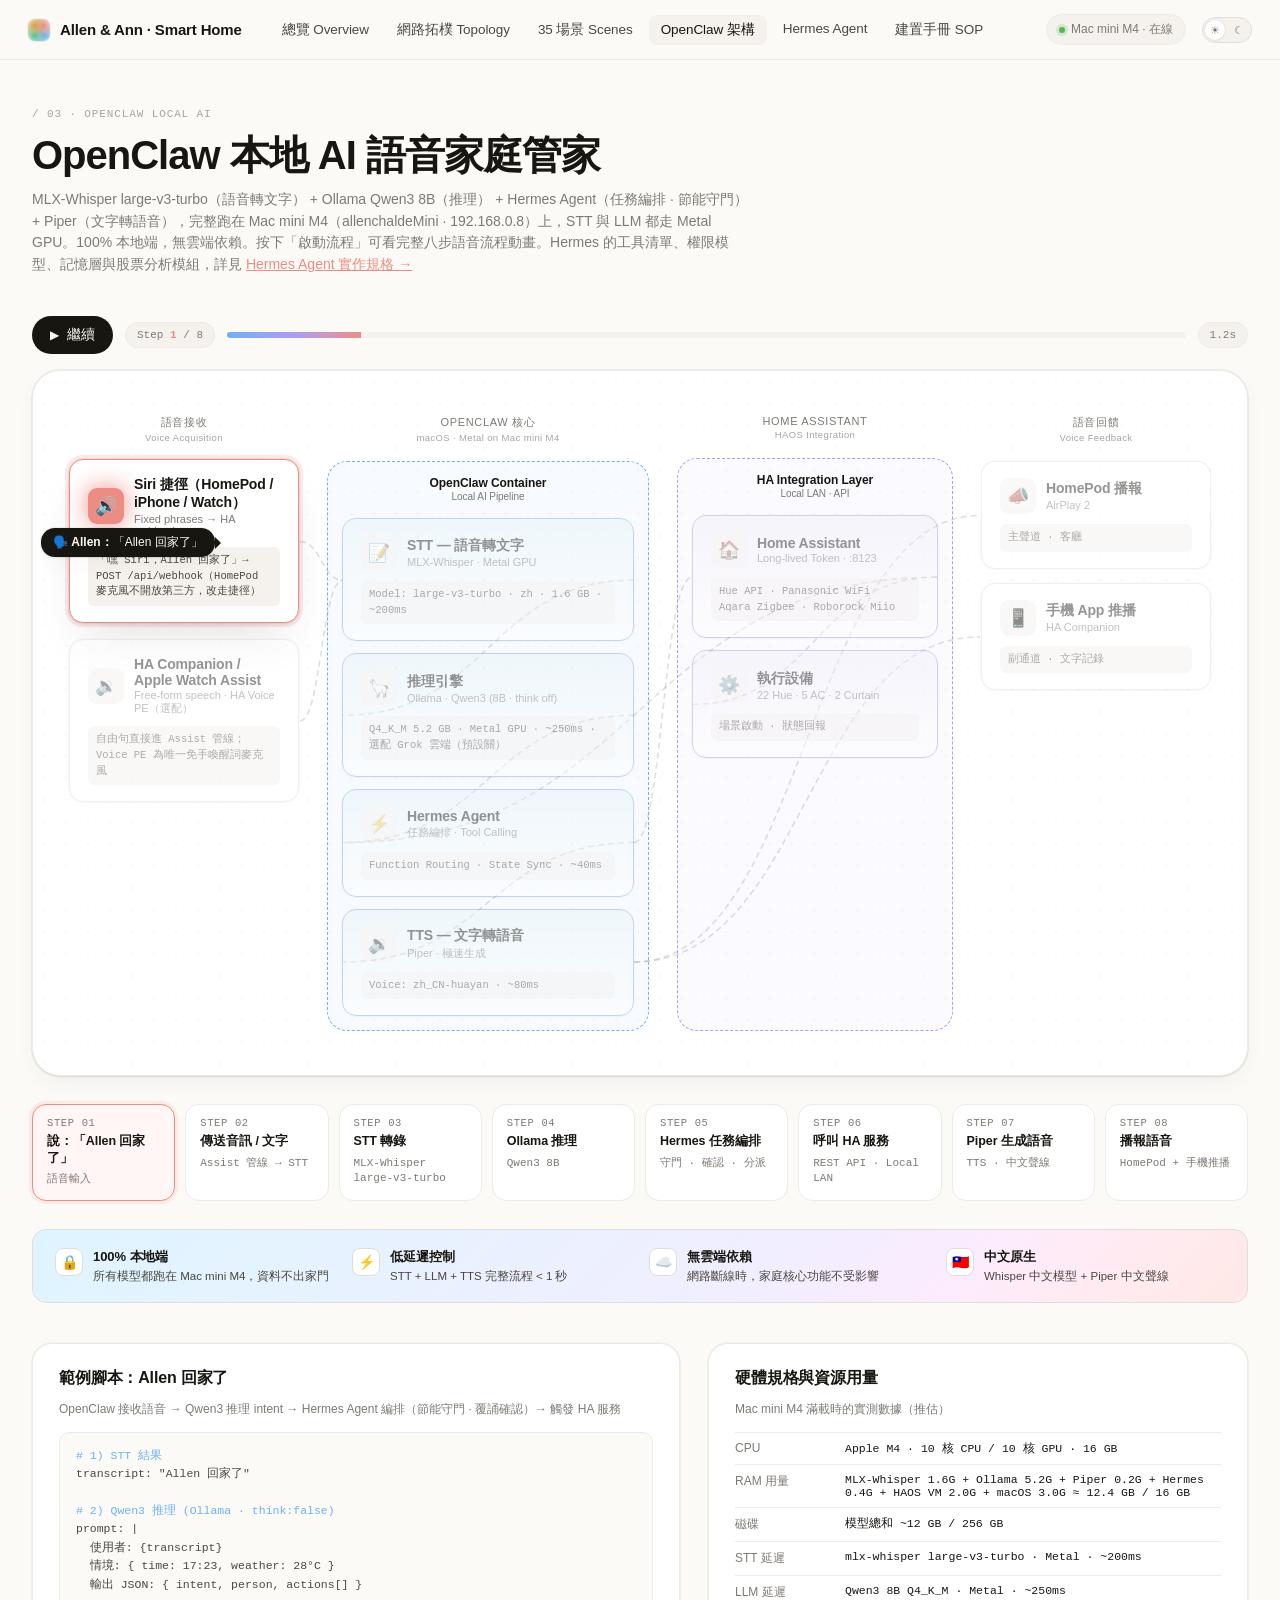
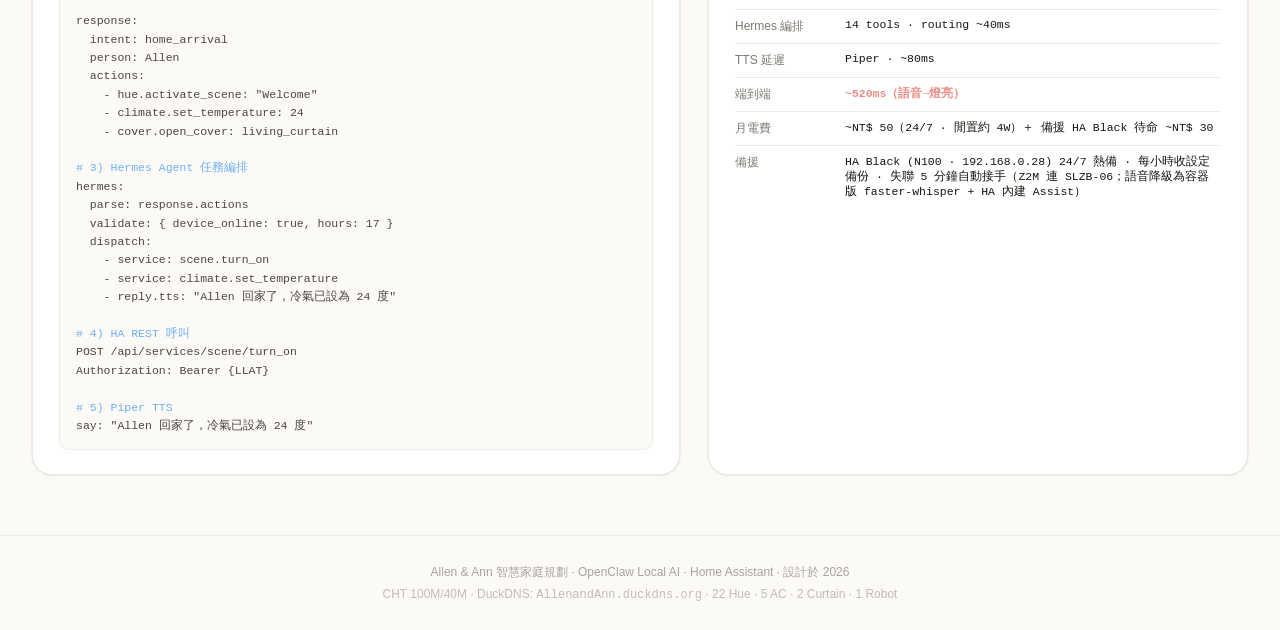
<file: design/openclaw.html>
<!doctype html>
<html lang="zh-Hant">
<head>
<meta charset="utf-8">
<meta name="viewport" content="width=device-width,initial-scale=1">
<title>OpenClaw 本地 AI 語音管家 · Allen & Ann</title>
<link rel="stylesheet" href="shared/tokens.css">
<link rel="stylesheet" href="shared/chrome.css">
<style>
  .page-head {
    max-width: 1320px;
    margin: 0 auto;
    padding: 48px 32px 16px;
  }
  .page-head h1 { font-size: 40px; font-weight: 600; letter-spacing: -0.025em; margin: 8px 0 6px; }
  .page-head .subtitle { color: var(--ink-3); font-size: 14px; max-width: 720px; line-height: 1.55; }
  .page-head .crumb {
    font-family: var(--font-mono); font-size: 11px;
    color: var(--ink-4); letter-spacing: 0.08em; text-transform: uppercase;
  }

  .stage-frame {
    max-width: 1320px;
    margin: 24px auto 0;
    padding: 0 32px;
  }

  .control-row {
    display: flex; align-items: center; gap: 12px;
    margin-bottom: 16px; flex-wrap: wrap;
  }
  .play-btn {
    display: inline-flex; align-items: center; gap: 8px;
    padding: 10px 18px;
    border-radius: 999px;
    background: var(--ink);
    color: var(--bg);
    font-family: inherit;
    font-size: 14px;
    font-weight: 500;
    border: 0;
    cursor: pointer;
    transition: transform 160ms ease, opacity 160ms ease;
  }
  .play-btn:hover { transform: scale(1.02); }
  .play-btn:disabled { opacity: 0.5; cursor: default; }
  .play-btn .ico { font-size: 12px; }
  .step-pill {
    font-family: var(--font-mono);
    font-size: 11px;
    color: var(--ink-3);
    background: var(--bg-tint);
    border: 1px solid var(--line-soft);
    padding: 6px 11px;
    border-radius: 999px;
  }
  .step-pill .live { color: var(--c-secure); font-weight: 600; }
  .scrub-track {
    flex: 1; min-width: 200px;
    height: 6px;
    background: var(--bg-tint);
    border-radius: 999px;
    overflow: hidden;
    position: relative;
    cursor: pointer;
  }
  .scrub-track .fill {
    position: absolute; left:0; top:0; bottom:0;
    background: linear-gradient(90deg, var(--c-sleep), var(--c-evening), var(--c-secure));
    width: 0%;
    transition: width 80ms linear;
  }

  /* Architecture stage */
  .stage {
    position: relative;
    padding: 44px 36px;
    background: var(--bg-elev);
    border: 1px solid var(--line-soft);
    border-radius: var(--radius-xl);
    box-shadow: var(--shadow-2);
    overflow: hidden;
  }
  .stage::before {
    content: "";
    position: absolute;
    inset: 0;
    background-image: radial-gradient(oklch(50% 0.01 80 / 0.05) 1px, transparent 1px);
    background-size: 22px 22px;
    pointer-events: none;
  }
  [data-theme="dark"] .stage::before {
    background-image: radial-gradient(oklch(80% 0.005 80 / 0.06) 1px, transparent 1px);
  }

  .arch-grid {
    display: grid;
    grid-template-columns: 1fr 1.4fr 1.2fr 1fr;
    gap: 28px;
    align-items: stretch;
    position: relative;
    z-index: 2;
  }
  .col { display: flex; flex-direction: column; gap: 14px; min-width: 0; }
  .col-title {
    font-size: 11px;
    font-weight: 500;
    color: var(--ink-3);
    letter-spacing: 0.06em;
    text-transform: uppercase;
    text-align: center;
    margin-bottom: 4px;
  }
  .col-title small {
    display: block;
    font-size: 9.5px;
    color: var(--ink-4);
    margin-top: 2px;
    letter-spacing: 0.04em;
    text-transform: none;
  }

  .module {
    position: relative;
    padding: 16px 18px;
    background: var(--bg-elev);
    border: 1.5px solid var(--line);
    border-radius: var(--radius-md);
    box-shadow: var(--shadow-1);
    transition: all 280ms cubic-bezier(.2,.8,.2,1);
  }
  .module .m-row { display: flex; align-items: center; gap: 10px; }
  .module .m-icon {
    width: 36px; height: 36px;
    border-radius: 9px;
    display: flex; align-items: center; justify-content: center;
    background: var(--bg-tint);
    font-size: 18px;
    flex-shrink: 0;
  }
  .module .m-name {
    font-size: 14px;
    font-weight: 600;
    letter-spacing: -0.01em;
  }
  .module .m-en { font-size: 11px; color: var(--ink-3); margin-top: 1px; }
  .module .m-spec {
    margin-top: 10px;
    font-family: var(--font-mono);
    font-size: 10.5px;
    color: var(--ink-2);
    line-height: 1.5;
    padding: 6px 8px;
    background: var(--bg-tint);
    border-radius: 6px;
  }
  .module.active {
    border-color: var(--c-secure);
    box-shadow: 0 0 0 4px oklch(74% 0.12 25 / 0.18), var(--shadow-3);
    transform: translateY(-2px);
  }
  .module.active .m-icon {
    background: var(--c-secure);
    color: white;
    box-shadow: 0 0 24px var(--c-secure);
  }
  .module.dim { opacity: 0.45; filter: grayscale(0.4); }

  .module.openclaw-core {
    background: linear-gradient(180deg, var(--c-sleep-bg), var(--bg-elev));
    border-color: var(--c-sleep);
  }
  .module.ha {
    background: linear-gradient(180deg, var(--c-evening-bg), var(--bg-elev));
    border-color: var(--c-evening);
  }

  .col-frame {
    border: 1.5px dashed var(--line);
    border-radius: var(--radius-lg);
    padding: 14px;
    flex: 1;
    display: flex;
    flex-direction: column;
    gap: 12px;
  }
  .col-frame.openclaw {
    border-color: var(--c-sleep);
    background: color-mix(in oklab, var(--c-sleep) 5%, transparent);
  }
  .col-frame.ha {
    border-color: var(--c-evening);
    background: color-mix(in oklab, var(--c-evening) 5%, transparent);
  }
  .col-frame .frame-title {
    text-align: center;
    font-size: 12px;
    font-weight: 600;
    color: var(--ink);
    letter-spacing: -0.005em;
    margin-bottom: 4px;
  }
  .col-frame .frame-title small {
    display: block;
    font-size: 10px;
    color: var(--ink-3);
    font-weight: 400;
    margin-top: 1px;
  }

  /* Speech bubbles & flow markers */
  .bubble {
    position: absolute;
    background: var(--ink);
    color: var(--bg);
    padding: 6px 12px;
    border-radius: 14px;
    font-size: 12px;
    line-height: 1.4;
    white-space: nowrap;
    box-shadow: var(--shadow-2);
    z-index: 10;
    opacity: 0;
    transform: translateY(8px) scale(0.95);
    transition: all 260ms cubic-bezier(.2,.8,.2,1);
    pointer-events: none;
    max-width: 280px;
    white-space: normal;
  }
  .bubble.show { opacity: 1; transform: translateY(0) scale(1); }
  .bubble::before {
    content: "";
    position: absolute;
    width: 0; height: 0;
  }
  .bubble.b-left::before {
    left: -6px; top: 50%;
    transform: translateY(-50%);
    border: 6px solid transparent;
    border-right-color: var(--ink);
    border-left: 0;
  }
  .bubble.b-right::before {
    right: -6px; top: 50%;
    transform: translateY(-50%);
    border: 6px solid transparent;
    border-left-color: var(--ink);
    border-right: 0;
  }
  .bubble.b-bottom::before {
    top: -6px; left: 50%;
    transform: translateX(-50%);
    border: 6px solid transparent;
    border-bottom-color: var(--ink);
    border-top: 0;
  }
  .bubble.b-top::before {
    bottom: -6px; left: 50%;
    transform: translateX(-50%);
    border: 6px solid transparent;
    border-top-color: var(--ink);
    border-bottom: 0;
  }

  /* Connecting flow lines (SVG) */
  .flow-svg {
    position: absolute;
    inset: 0;
    width: 100%; height: 100%;
    pointer-events: none;
    z-index: 1;
  }
  .flow-svg path {
    fill: none;
    stroke: var(--ink-4);
    stroke-width: 1.6;
    stroke-dasharray: 6 4;
    opacity: 0.35;
  }
  .flow-svg path.hot {
    stroke: var(--c-secure);
    stroke-width: 2.4;
    stroke-dasharray: 8 0;
    opacity: 1;
    filter: drop-shadow(0 0 6px var(--c-secure));
    animation: flow-pulse 1.4s linear infinite;
  }
  @keyframes flow-pulse {
    0% { stroke-dashoffset: 0; }
    100% { stroke-dashoffset: -16; }
  }

  /* Step ledger */
  .ledger {
    margin-top: 28px;
    display: grid;
    grid-template-columns: repeat(8, 1fr);
    gap: 10px;
  }
  .step {
    padding: 12px 14px;
    background: var(--bg-elev);
    border: 1px solid var(--line-soft);
    border-radius: var(--radius-md);
    cursor: pointer;
    transition: all 200ms ease;
    position: relative;
  }
  .step .step-n {
    font-family: var(--font-mono);
    font-size: 10.5px;
    color: var(--ink-3);
    letter-spacing: 0.06em;
  }
  .step .step-t {
    font-size: 12.5px;
    font-weight: 600;
    margin-top: 4px;
    line-height: 1.3;
    letter-spacing: -0.005em;
  }
  .step .step-d {
    margin-top: 6px;
    font-size: 11px;
    color: var(--ink-3);
    line-height: 1.45;
    font-family: var(--font-mono);
  }
  .step:hover { border-color: var(--c-secure); }
  .step.active {
    border-color: var(--c-secure);
    background: color-mix(in oklab, var(--c-secure) 8%, var(--bg-elev));
    box-shadow: 0 0 0 3px oklch(74% 0.12 25 / 0.15);
  }
  .step.done {
    border-color: var(--c-home);
    background: color-mix(in oklab, var(--c-home) 6%, var(--bg-elev));
  }
  .step.done::after {
    content: "✓";
    position: absolute;
    top: 8px; right: 10px;
    color: var(--c-home);
    font-size: 12px;
    font-weight: 600;
  }

  /* Bottom advantages */
  .advantages {
    margin-top: 28px;
    padding: 18px 22px;
    background: linear-gradient(135deg, var(--c-sleep-bg), var(--c-evening-bg) 60%, var(--c-secure-bg));
    border: 1px solid var(--line);
    border-radius: var(--radius-md);
    display: grid;
    grid-template-columns: 1fr 1fr 1fr 1fr;
    gap: 18px;
  }
  .adv {
    display: flex; align-items: flex-start; gap: 10px;
  }
  .adv .a-ico {
    width: 28px; height: 28px;
    border-radius: 8px;
    background: var(--bg-elev);
    border: 1px solid var(--line);
    display: flex; align-items: center; justify-content: center;
    font-size: 14px;
    flex-shrink: 0;
  }
  .adv h4 { margin: 0; font-size: 13px; font-weight: 600; letter-spacing: -0.005em; }
  .adv p { margin: 2px 0 0; font-size: 11.5px; color: var(--ink-2); line-height: 1.4; }

  .tech-detail {
    max-width: 1320px;
    margin: 40px auto 60px;
    padding: 0 32px;
    display: grid;
    grid-template-columns: 1.2fr 1fr;
    gap: 28px;
  }
  .detail-card {
    background: var(--bg-elev);
    border: 1px solid var(--line-soft);
    border-radius: var(--radius-lg);
    padding: 24px 26px;
    box-shadow: var(--shadow-1);
  }
  .detail-card h3 { margin: 0 0 12px; font-size: 16px; font-weight: 600; letter-spacing: -0.01em; }
  .detail-card .muted { color: var(--ink-3); font-size: 12px; margin-bottom: 14px; }
  .detail-card pre {
    background: var(--bg);
    border: 1px solid var(--line-soft);
    border-radius: var(--radius-sm);
    padding: 14px 16px;
    font-family: var(--font-mono);
    font-size: 11.5px;
    line-height: 1.6;
    color: var(--ink-2);
    overflow-x: auto;
    margin: 0;
  }
  .detail-card .row {
    display: grid; grid-template-columns: 110px 1fr;
    padding: 8px 0;
    border-top: 1px solid var(--line-soft);
    font-size: 12.5px;
  }
  .detail-card .row:first-of-type { border-top: 0; }
  .detail-card .row .k { color: var(--ink-3); font-size: 12px; }
  .detail-card .row .v { font-family: var(--font-mono); font-size: 11.5px; }

  @media (max-width: 1000px) {
    .arch-grid { grid-template-columns: 1fr; }
    .ledger { grid-template-columns: repeat(2, 1fr); }
    .advantages { grid-template-columns: 1fr 1fr; }
    .tech-detail { grid-template-columns: 1fr; }
  }
</style>
</head>
<body>
<script src="shared/chrome.js"></script>

<header class="page-head">
  <div class="crumb">/ 03 · OPENCLAW LOCAL AI</div>
  <h1>OpenClaw 本地 AI 語音家庭管家</h1>
  <div class="subtitle">MLX-Whisper large-v3-turbo（語音轉文字） + Ollama Qwen3 8B（推理） + Hermes Agent（任務編排 · 節能守門）+ Piper（文字轉語音），完整跑在 Mac mini M4（allenchaldeMini · 192.168.0.8）上，STT 與 LLM 都走 Metal GPU。100% 本地端，無雲端依賴。按下「啟動流程」可看完整八步語音流程動畫。Hermes 的工具清單、權限模型、記憶層與股票分析模組，詳見 <a href="hermes.html" style="color:var(--c-secure);font-weight:500">Hermes Agent 實作規格 →</a></div>
</header>

<section class="stage-frame">
  <div class="control-row">
    <button class="play-btn" id="playBtn"><span class="ico">▶</span><span id="playLabel">啟動流程</span></button>
    <span class="step-pill">Step <span class="live" id="stepN">0</span> / 8</span>
    <div class="scrub-track" id="scrub"><div class="fill" id="scrubFill"></div></div>
    <span class="step-pill" id="elapsed">00.0s</span>
  </div>

  <div class="stage" id="stage">
    <svg class="flow-svg" id="flowSvg"></svg>

    <!-- bubbles get appended here -->

    <div class="arch-grid">
      <!-- Voice Acquisition -->
      <div class="col">
        <div class="col-title">語音接收<small>Voice Acquisition</small></div>
        <div class="module" id="m-mic1" data-id="mic1">
          <div class="m-row">
            <div class="m-icon">🔊</div>
            <div>
              <div class="m-name">Siri 捷徑（HomePod / iPhone / Watch）</div>
              <div class="m-en">Fixed phrases → HA webhook</div>
            </div>
          </div>
          <div class="m-spec">「嘿 Siri，Allen 回家了」→ POST /api/webhook（HomePod 麥克風不開放第三方，改走捷徑）</div>
        </div>
        <div class="module" id="m-mic2" data-id="mic2">
          <div class="m-row">
            <div class="m-icon">🔉</div>
            <div>
              <div class="m-name">HA Companion / Apple Watch Assist</div>
              <div class="m-en">Free-form speech · HA Voice PE（選配）</div>
            </div>
          </div>
          <div class="m-spec">自由句直接進 Assist 管線；Voice PE 為唯一免手喚醒詞麥克風</div>
        </div>
      </div>

      <!-- OpenClaw Core (frame containing 3 modules) -->
      <div class="col">
        <div class="col-title">OpenClaw 核心<small>macOS · Metal on Mac mini M4</small></div>
        <div class="col-frame openclaw">
          <div class="frame-title">OpenClaw Container<small>Local AI Pipeline</small></div>
          <div class="module openclaw-core" id="m-stt" data-id="stt">
            <div class="m-row">
              <div class="m-icon">📝</div>
              <div>
                <div class="m-name">STT — 語音轉文字</div>
                <div class="m-en">MLX-Whisper · Metal GPU</div>
              </div>
            </div>
            <div class="m-spec">Model: large-v3-turbo · zh · 1.6 GB · ~200ms</div>
          </div>
          <div class="module openclaw-core" id="m-llm" data-id="llm">
            <div class="m-row">
              <div class="m-icon">🦙</div>
              <div>
                <div class="m-name">推理引擎</div>
                <div class="m-en">Ollama · Qwen3 (8B · think off)</div>
              </div>
            </div>
            <div class="m-spec">Q4_K_M 5.2 GB · Metal GPU · ~250ms · 選配 Grok 雲端（預設關）</div>
          </div>
          <div class="module openclaw-core" id="m-hermes" data-id="hermes">
            <div class="m-row">
              <div class="m-icon">⚡</div>
              <div>
                <div class="m-name">Hermes Agent</div>
                <div class="m-en">任務編排 · Tool Calling</div>
              </div>
            </div>
            <div class="m-spec">Function Routing · State Sync · ~40ms</div>
          </div>
          <div class="module openclaw-core" id="m-tts" data-id="tts">
            <div class="m-row">
              <div class="m-icon">🔉</div>
              <div>
                <div class="m-name">TTS — 文字轉語音</div>
                <div class="m-en">Piper · 極速生成</div>
              </div>
            </div>
            <div class="m-spec">Voice: zh_CN-huayan · ~80ms</div>
          </div>
        </div>
      </div>

      <!-- Home Assistant -->
      <div class="col">
        <div class="col-title">Home Assistant<small>HAOS Integration</small></div>
        <div class="col-frame ha">
          <div class="frame-title">HA Integration Layer<small>Local LAN · API</small></div>
          <div class="module ha" id="m-ha" data-id="ha">
            <div class="m-row">
              <div class="m-icon">🏠</div>
              <div>
                <div class="m-name">Home Assistant</div>
                <div class="m-en">Long-lived Token · :8123</div>
              </div>
            </div>
            <div class="m-spec">Hue API · Panasonic WiFi<br>Aqara Zigbee · Roborock Miio</div>
          </div>
          <div class="module ha" id="m-devices" data-id="devices">
            <div class="m-row">
              <div class="m-icon">⚙️</div>
              <div>
                <div class="m-name">執行設備</div>
                <div class="m-en">22 Hue · 5 AC · 2 Curtain</div>
              </div>
            </div>
            <div class="m-spec">場景啟動 · 狀態回報</div>
          </div>
        </div>
      </div>

      <!-- Voice Feedback -->
      <div class="col">
        <div class="col-title">語音回饋<small>Voice Feedback</small></div>
        <div class="module" id="m-out1" data-id="out1">
          <div class="m-row">
            <div class="m-icon">📣</div>
            <div>
              <div class="m-name">HomePod 播報</div>
              <div class="m-en">AirPlay 2</div>
            </div>
          </div>
          <div class="m-spec">主聲道 · 客廳</div>
        </div>
        <div class="module" id="m-out2" data-id="out2">
          <div class="m-row">
            <div class="m-icon">📱</div>
            <div>
              <div class="m-name">手機 App 推播</div>
              <div class="m-en">HA Companion</div>
            </div>
          </div>
          <div class="m-spec">副通道 · 文字記錄</div>
        </div>
      </div>
    </div>
  </div>

  <!-- Step ledger -->
  <div class="ledger" id="ledger"></div>

  <!-- Advantages -->
  <div class="advantages">
    <div class="adv">
      <div class="a-ico">🔒</div>
      <div><h4>100% 本地端</h4><p>所有模型都跑在 Mac mini M4，資料不出家門</p></div>
    </div>
    <div class="adv">
      <div class="a-ico">⚡</div>
      <div><h4>低延遲控制</h4><p>STT + LLM + TTS 完整流程 &lt; 1 秒</p></div>
    </div>
    <div class="adv">
      <div class="a-ico">☁️</div>
      <div><h4>無雲端依賴</h4><p>網路斷線時，家庭核心功能不受影響</p></div>
    </div>
    <div class="adv">
      <div class="a-ico">🇹🇼</div>
      <div><h4>中文原生</h4><p>Whisper 中文模型 + Piper 中文聲線</p></div>
    </div>
  </div>
</section>

<section class="tech-detail">
  <div class="detail-card">
    <h3>範例腳本：Allen 回家了</h3>
    <div class="muted">OpenClaw 接收語音 → Qwen3 推理 intent → Hermes Agent 編排（節能守門 · 覆誦確認）→ 觸發 HA 服務</div>
<pre><span style="color:var(--c-sleep)"># 1) STT 結果</span>
transcript: "Allen 回家了"

<span style="color:var(--c-sleep)"># 2) Qwen3 推理 (Ollama · think:false)</span>
prompt: |
  使用者: {transcript}
  情境: { time: 17:23, weather: 28°C }
  輸出 JSON: { intent, person, actions[] }

response:
  intent: home_arrival
  person: Allen
  actions:
    - hue.activate_scene: "Welcome"
    - climate.set_temperature: 24
    - cover.open_cover: living_curtain

<span style="color:var(--c-sleep)"># 3) Hermes Agent 任務編排</span>
hermes:
  parse: response.actions
  validate: { device_online: true, hours: 17 }
  dispatch:
    - service: scene.turn_on
    - service: climate.set_temperature
    - reply.tts: "Allen 回家了，冷氣已設為 24 度"

<span style="color:var(--c-sleep)"># 4) HA REST 呼叫</span>
POST /api/services/scene/turn_on
Authorization: Bearer {LLAT}

<span style="color:var(--c-sleep)"># 5) Piper TTS</span>
say: "Allen 回家了，冷氣已設為 24 度"</pre>
  </div>
  <div class="detail-card">
    <h3>硬體規格與資源用量</h3>
    <div class="muted">Mac mini M4 滿載時的實測數據（推估）</div>
    <div class="row"><div class="k">CPU</div><div class="v">Apple M4 · 10 核 CPU / 10 核 GPU · 16 GB</div></div>
    <div class="row"><div class="k">RAM 用量</div><div class="v">MLX-Whisper 1.6G + Ollama 5.2G + Piper 0.2G + Hermes 0.4G + HAOS VM 2.0G + macOS 3.0G ≈ 12.4 GB / 16 GB</div></div>
    <div class="row"><div class="k">磁碟</div><div class="v">模型總和 ~12 GB / 256 GB</div></div>
    <div class="row"><div class="k">STT 延遲</div><div class="v">mlx-whisper large-v3-turbo · Metal · ~200ms</div></div>
    <div class="row"><div class="k">LLM 延遲</div><div class="v">Qwen3 8B Q4_K_M · Metal · ~250ms</div></div>
    <div class="row"><div class="k">Hermes 編排</div><div class="v">14 tools · routing ~40ms</div></div>
    <div class="row"><div class="k">TTS 延遲</div><div class="v">Piper · ~80ms</div></div>
    <div class="row"><div class="k">端到端</div><div class="v" style="color:var(--c-secure);font-weight:600">~520ms（語音→燈亮）</div></div>
    <div class="row"><div class="k">月電費</div><div class="v">~NT$ 50（24/7 · 閒置約 4W）＋ 備援 HA Black 待命 ~NT$ 30</div></div>
    <div class="row"><div class="k">備援</div><div class="v">HA Black (N100 · 192.168.0.28) 24/7 熱備 · 每小時收設定備份 · 失聯 5 分鐘自動接手（Z2M 連 SLZB-06；語音降級為容器版 faster-whisper + HA 內建 Assist）</div></div>
  </div>
</section>

<script>
const STEPS = [
  { n:1, t:"說：「Allen 回家了」", d:"語音輸入", active:["mic1"], from:null, to:null,
    bubble:{ html:"🗣️ <b>Allen：</b>「Allen 回家了」", anchor:"mic1", side:"right", x:0, y:-46 } },
  { n:2, t:"傳送音訊 / 文字", d:"Assist 管線 → STT", active:["mic1","stt"], from:"mic1", to:"stt",
    bubble:{ html:"🔊 Companion/Voice PE：PCM 16kHz → Wyoming<br>Siri 捷徑：已是文字，直接進 Hermes", anchor:"stt", side:"left", x:0, y:-46 } },
  { n:3, t:"STT 轉錄", d:"MLX-Whisper large-v3-turbo", active:["stt"], from:null, to:null,
    bubble:{ html:"📝 transcript: <b>\"Allen 回家了\"</b><br><span style='opacity:.7'>耗時 ~200ms · Metal</span>", anchor:"stt", side:"top", x:0, y:60 } },
  { n:4, t:"Ollama 推理", d:"Qwen3 8B", active:["llm"], from:"stt", to:"llm",
    bubble:{ html:"🧠 intent: <b>home_arrival</b><br>actions: [Welcome scene, AC 24°C, 開窗簾]", anchor:"llm", side:"top", x:0, y:60 } },
  { n:5, t:"Hermes 任務編排", d:"守門 · 確認 · 分派", active:["hermes"], from:"llm", to:"hermes",
    bubble:{ html:"⚡ 節能守門：AC 24°C → <b>27°C</b>（eco）<br>覆誦「要我開 Welcome、冷氣 27 度嗎？」→「好」", anchor:"hermes", side:"top", x:0, y:60 } },
  { n:6, t:"呼叫 HA 服務", d:"REST API · Local LAN", active:["hermes","ha","devices"], from:"hermes", to:"ha",
    bubble:{ html:"🏠 POST /api/services/scene/turn_on<br>Bearer Token · 22 燈 + 1 AC + 1 Curtain", anchor:"ha", side:"top", x:0, y:60 } },
  { n:7, t:"Piper 生成語音", d:"TTS · 中文聲線", active:["tts"], from:"hermes", to:"tts",
    bubble:{ html:"🔉 \"歡迎回家，冷氣已設為二十七度，節能模式。\"<br><span style='opacity:.7'>Piper 生成 78ms</span>", anchor:"tts", side:"top", x:0, y:60 } },
  { n:8, t:"播報語音", d:"HomePod + 手機推播", active:["tts","out1","out2"], from:"tts", to:"out1",
    bubble:{ html:"📣 HomePod 播報 · App 推送通知", anchor:"out1", side:"left", x:0, y:-46 } },
];

// Render ledger
const ledger = document.getElementById("ledger");
STEPS.forEach((s, i) => {
  const el = document.createElement("div");
  el.className = "step";
  el.dataset.idx = i;
  el.innerHTML = `<div class="step-n">STEP ${String(s.n).padStart(2,"0")}</div><div class="step-t">${s.t}</div><div class="step-d">${s.d}</div>`;
  el.addEventListener("click", () => goToStep(i));
  ledger.appendChild(el);
});

const ALL_MODULES = ["mic1","mic2","stt","llm","hermes","tts","ha","devices","out1","out2"];

function clearActive() {
  ALL_MODULES.forEach(id => {
    const el = document.getElementById("m-" + id);
    if (el) el.classList.remove("active", "dim");
  });
  document.querySelectorAll(".step").forEach(s => s.classList.remove("active", "done"));
  document.querySelectorAll(".bubble").forEach(b => b.remove());
  document.querySelectorAll("#flowSvg path").forEach(p => p.classList.remove("hot"));
}

function showBubble(b, anchorId) {
  const stage = document.getElementById("stage");
  const anchor = document.getElementById("m-" + anchorId);
  if (!anchor || !b) return;
  const stageRect = stage.getBoundingClientRect();
  const aRect = anchor.getBoundingClientRect();
  const bub = document.createElement("div");
  bub.className = `bubble b-${b.side}`;
  bub.innerHTML = b.html;
  stage.appendChild(bub);
  // Position
  const bubRect = bub.getBoundingClientRect();
  let left, top;
  if (b.side === "left") {
    left = aRect.right - stageRect.left + 12;
    top = aRect.top - stageRect.top + aRect.height/2 - bubRect.height/2;
  } else if (b.side === "right") {
    left = aRect.left - stageRect.left - bubRect.width - 12;
    top = aRect.top - stageRect.top + aRect.height/2 - bubRect.height/2;
  } else if (b.side === "top") {
    // bubble below anchor (arrow pointing UP from bubble to anchor)
    left = aRect.left - stageRect.left + aRect.width/2 - bubRect.width/2;
    top = aRect.bottom - stageRect.top + 14;
  } else { // bottom — bubble above anchor
    left = aRect.left - stageRect.left + aRect.width/2 - bubRect.width/2;
    top = aRect.top - stageRect.top - bubRect.height - 14;
  }
  // Clamp inside stage
  left = Math.max(8, Math.min(left, stageRect.width - bubRect.width - 8));
  top = Math.max(8, Math.min(top, stageRect.height - bubRect.height - 8));
  bub.style.left = left + "px";
  bub.style.top = top + "px";
  requestAnimationFrame(() => bub.classList.add("show"));
}

let currentStep = -1;
let playing = false;
let timer = null;
let stepStart = 0;
let totalElapsed = 0;
const STEP_MS = [1200, 700, 1100, 1400, 1100, 900, 1000, 1200];

function applyStep(i) {
  clearActive();
  if (i < 0) return;
  const s = STEPS[i];
  // Mark prior steps as done
  for (let k = 0; k < i; k++) {
    document.querySelector(`.step[data-idx="${k}"]`).classList.add("done");
  }
  document.querySelector(`.step[data-idx="${i}"]`).classList.add("active");
  ALL_MODULES.forEach(id => {
    const el = document.getElementById("m-" + id);
    if (!el) return;
    if (s.active.includes(id)) el.classList.add("active");
    else el.classList.add("dim");
  });
  // Highlight flow path
  if (s.from && s.to) {
    const path = document.querySelector(`#flowSvg path[data-from="${s.from}"][data-to="${s.to}"]`);
    if (path) path.classList.add("hot");
  }
  if (s.bubble) showBubble(s.bubble, s.bubble.anchor);
  document.getElementById("stepN").textContent = s.n;
  const cumul = STEP_MS.slice(0, i + 1).reduce((a, b) => a + b, 0);
  const total = STEP_MS.reduce((a, b) => a + b, 0);
  document.getElementById("scrubFill").style.width = (cumul / total * 100) + "%";
  document.getElementById("elapsed").textContent = (cumul / 1000).toFixed(1) + "s";
}

function goToStep(i) {
  pause();
  currentStep = i;
  applyStep(i);
}

function play() {
  if (playing) return;
  playing = true;
  document.getElementById("playLabel").textContent = "暫停";
  document.querySelector("#playBtn .ico").textContent = "❚❚";
  if (currentStep >= STEPS.length - 1) currentStep = -1;
  function next() {
    currentStep++;
    if (currentStep >= STEPS.length) {
      pause();
      // Mark all done
      document.querySelectorAll(".step").forEach(s => s.classList.add("done"));
      document.querySelector(`.step[data-idx="${STEPS.length - 1}"]`).classList.remove("done");
      document.querySelector(`.step[data-idx="${STEPS.length - 1}"]`).classList.add("active");
      return;
    }
    applyStep(currentStep);
    timer = setTimeout(next, STEP_MS[currentStep]);
  }
  next();
}

function pause() {
  playing = false;
  if (timer) { clearTimeout(timer); timer = null; }
  document.getElementById("playLabel").textContent = currentStep >= STEPS.length - 1 ? "重播" : "繼續";
  document.querySelector("#playBtn .ico").textContent = "▶";
}

document.getElementById("playBtn").addEventListener("click", () => {
  if (playing) pause();
  else play();
});
document.getElementById("scrub").addEventListener("click", (e) => {
  const rect = e.currentTarget.getBoundingClientRect();
  const pct = (e.clientX - rect.left) / rect.width;
  const total = STEP_MS.reduce((a, b) => a + b, 0);
  const target = pct * total;
  let cum = 0;
  for (let i = 0; i < STEPS.length; i++) {
    cum += STEP_MS[i];
    if (cum >= target) { goToStep(i); break; }
  }
});

// Draw flow lines between modules
const FLOW_EDGES = [
  ["mic1","stt"],
  ["mic2","stt"],
  ["stt","llm"],
  ["llm","hermes"],
  ["hermes","tts"],
  ["hermes","ha"],
  ["ha","devices"],
  ["tts","out1"],
  ["tts","out2"],
  ["ha","hermes"], // status query reverse
];

function drawFlow() {
  const stage = document.getElementById("stage");
  const svg = document.getElementById("flowSvg");
  const sRect = stage.getBoundingClientRect();
  svg.setAttribute("viewBox", `0 0 ${sRect.width} ${sRect.height}`);
  svg.innerHTML = "";
  FLOW_EDGES.forEach(([from, to]) => {
    const a = document.getElementById("m-" + from);
    const b = document.getElementById("m-" + to);
    if (!a || !b) return;
    const ar = a.getBoundingClientRect();
    const br = b.getBoundingClientRect();
    const sx = ar.right - sRect.left;
    const sy = ar.top + ar.height/2 - sRect.top;
    const ex = br.left - sRect.left;
    const ey = br.top + br.height/2 - sRect.top;
    const midX = (sx + ex) / 2;
    const d = `M ${sx} ${sy} C ${midX} ${sy}, ${midX} ${ey}, ${ex} ${ey}`;
    const path = document.createElementNS("http://www.w3.org/2000/svg", "path");
    path.setAttribute("d", d);
    path.dataset.from = from;
    path.dataset.to = to;
    svg.appendChild(path);
  });
}

window.addEventListener("load", () => setTimeout(drawFlow, 100));
window.addEventListener("resize", () => {
  drawFlow();
  // Reposition any open bubble
  if (currentStep >= 0) applyStep(currentStep);
});
if (document.fonts) document.fonts.ready.then(drawFlow);

// Auto-show step 0 on load (paused)
window.addEventListener("load", () => setTimeout(() => goToStep(0), 250));
</script>
</body>
</html>
</file>
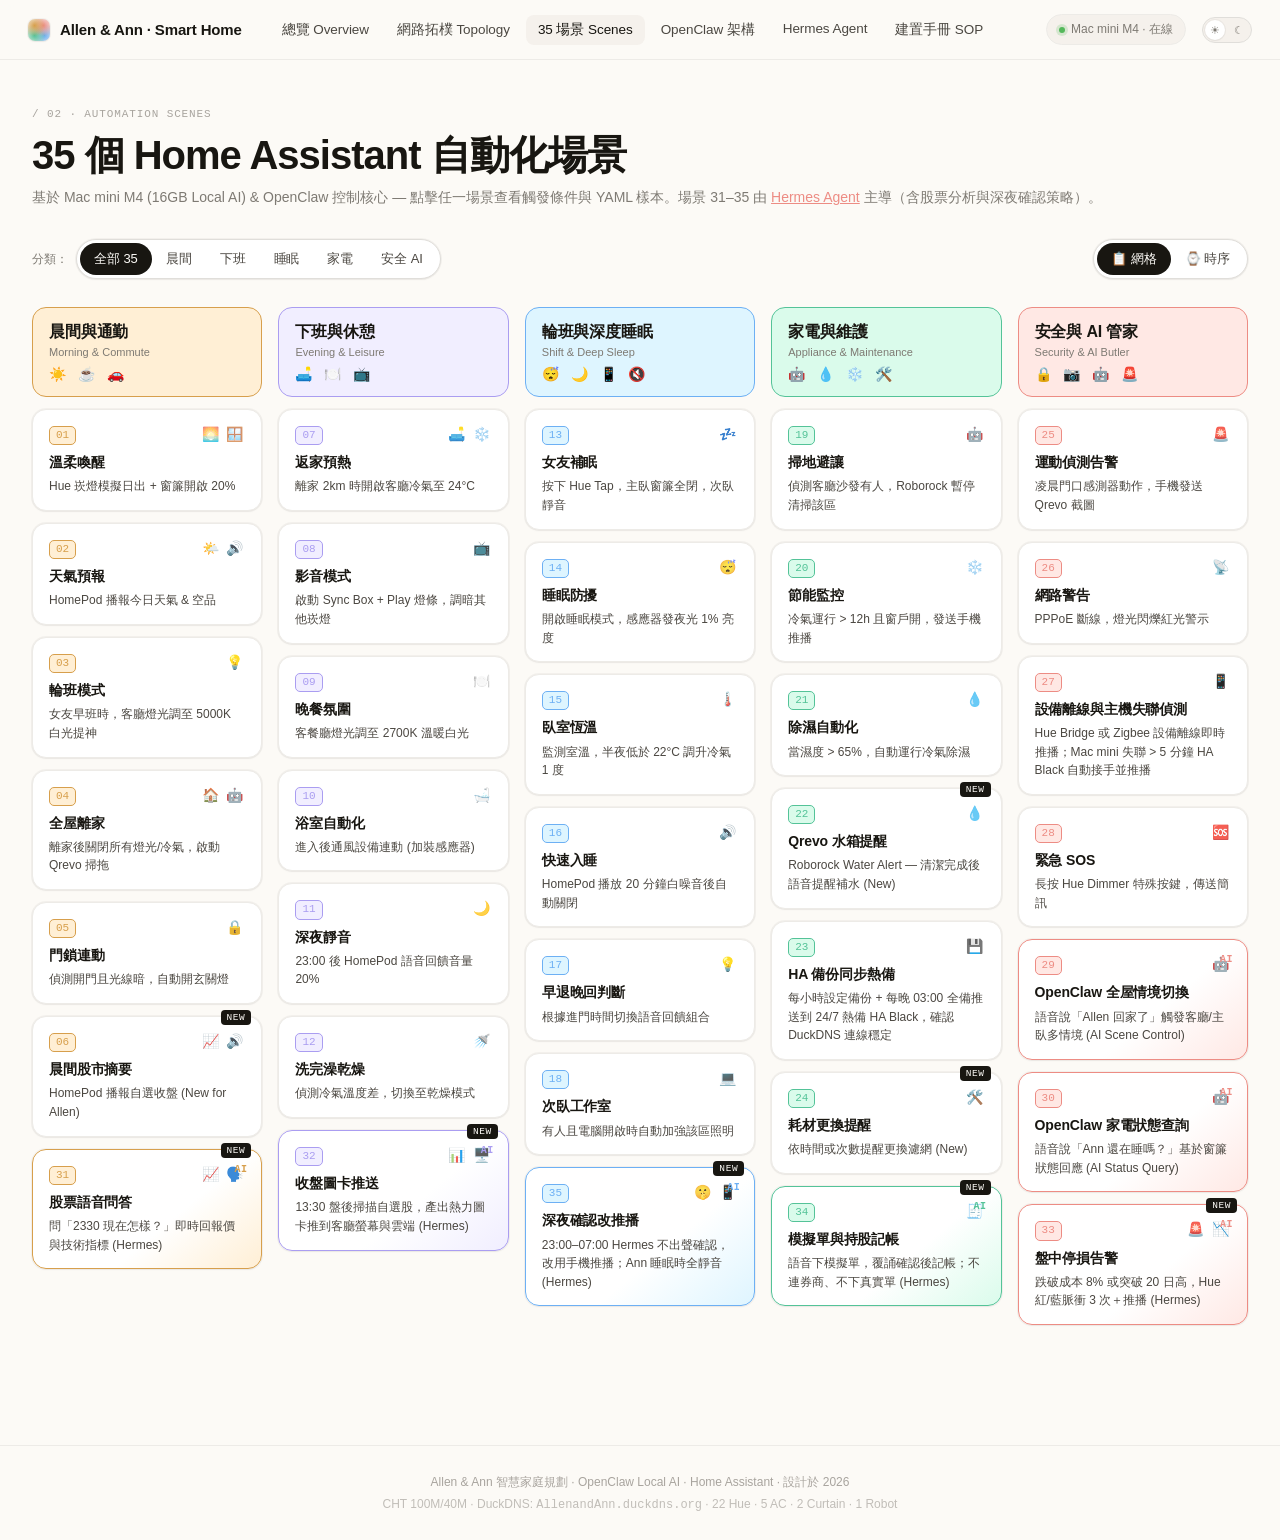
<file: design/scenes.html>
<!doctype html>
<html lang="zh-Hant">
<head>
<meta charset="utf-8">
<meta name="viewport" content="width=device-width,initial-scale=1">
<title>35 個自動化場景 · Allen & Ann</title>
<link rel="stylesheet" href="shared/tokens.css">
<link rel="stylesheet" href="shared/chrome.css">
<style>
  .page-head {
    max-width: 1320px;
    margin: 0 auto;
    padding: 48px 32px 16px;
  }
  .page-head h1 {
    font-size: 40px; font-weight: 600;
    letter-spacing: -0.025em; margin: 8px 0 6px;
  }
  .page-head .subtitle { color: var(--ink-3); font-size: 14px; }
  .page-head .crumb {
    font-family: var(--font-mono); font-size: 11px;
    color: var(--ink-4); letter-spacing: 0.08em; text-transform: uppercase;
  }

  .filter-bar {
    max-width: 1320px;
    margin: 16px auto 0;
    padding: 0 32px;
    display: flex; align-items: center; gap: 8px; flex-wrap: wrap;
  }
  .seg-ctrl {
    display: inline-flex;
    background: var(--bg-elev);
    border: 1px solid var(--line);
    border-radius: 999px;
    padding: 3px;
    box-shadow: var(--shadow-1);
  }
  .seg-ctrl button {
    border: 0;
    background: transparent;
    padding: 7px 14px;
    border-radius: 999px;
    font-size: 13px;
    color: var(--ink-2);
    cursor: pointer;
    font-family: inherit;
    transition: all 160ms ease;
    letter-spacing: -0.005em;
  }
  .seg-ctrl button[aria-pressed="true"] {
    background: var(--ink);
    color: var(--bg);
  }
  .seg-ctrl button:hover:not([aria-pressed="true"]) { background: var(--bg-tint); }

  .view-toggle { margin-left: auto; }

  .scenes-frame { max-width: 1320px; margin: 28px auto 0; padding: 0 32px 60px; }

  /* Category column view (default — matches reference) */
  .cat-grid {
    display: grid;
    grid-template-columns: repeat(5, 1fr);
    gap: 16px;
  }
  .cat {
    display: flex; flex-direction: column; gap: 12px;
  }
  .cat-head {
    padding: 14px 16px;
    border-radius: var(--radius-md);
    border: 1px solid var(--accent);
    background: var(--tint);
  }
  .cat-head h3 {
    margin: 0; font-size: 16px; font-weight: 600;
    letter-spacing: -0.01em;
  }
  .cat-head .en {
    font-size: 11px; color: var(--ink-3); margin-top: 3px;
  }
  .cat-head .glyphs {
    margin-top: 8px;
    font-size: 14px;
    letter-spacing: 4px;
    color: var(--ink-2);
  }

  .scene-card {
    position: relative;
    padding: 16px 16px 14px;
    background: var(--bg-elev);
    border: 1px solid var(--line-soft);
    border-radius: var(--radius-md);
    box-shadow: var(--shadow-1);
    cursor: pointer;
    transition: all 200ms cubic-bezier(.2,.8,.2,1);
  }
  .scene-card:hover {
    transform: translateY(-2px);
    box-shadow: var(--shadow-2);
    border-color: var(--accent);
  }
  .scene-card .top {
    display: flex; align-items: flex-start; gap: 10px;
  }
  .scene-card .num {
    font-family: var(--font-mono);
    font-size: 11px;
    font-weight: 500;
    color: var(--accent);
    background: var(--tint);
    border: 1px solid var(--accent);
    padding: 2px 6px;
    border-radius: 5px;
    flex-shrink: 0;
    line-height: 1.2;
  }
  .scene-card .icons {
    margin-left: auto;
    font-size: 14px;
    letter-spacing: 2px;
    opacity: 0.85;
  }
  .scene-card h4 {
    margin: 8px 0 6px;
    font-size: 14px;
    font-weight: 600;
    letter-spacing: -0.01em;
    line-height: 1.3;
  }
  .scene-card p {
    margin: 0;
    font-size: 12px;
    line-height: 1.55;
    color: var(--ink-2);
  }
  .scene-card .new-tag {
    position: absolute;
    top: -7px; right: 10px;
    font-family: var(--font-mono);
    font-size: 9.5px;
    background: var(--ink);
    color: var(--bg);
    padding: 2px 6px;
    border-radius: 4px;
    letter-spacing: 0.06em;
    text-transform: uppercase;
  }
  .scene-card.openclaw {
    background: linear-gradient(140deg, var(--bg-elev) 60%, var(--tint));
    border: 1px solid var(--accent);
  }
  .scene-card.openclaw::after {
    content: "AI";
    position: absolute;
    top: 14px; right: 14px;
    font-family: var(--font-mono);
    font-size: 10px;
    font-weight: 600;
    color: var(--accent);
    letter-spacing: 0.05em;
  }

  /* Timeline view */
  .timeline {
    background: var(--bg-elev);
    border: 1px solid var(--line-soft);
    border-radius: var(--radius-lg);
    padding: 28px 24px 18px;
    box-shadow: var(--shadow-2);
    overflow: hidden;
  }
  .timeline-row {
    display: grid;
    grid-template-columns: 100px 1fr;
    gap: 20px;
    padding: 14px 0;
    border-top: 1px dashed var(--line-soft);
  }
  .timeline-row:first-of-type { border-top: 0; }
  .timeline-row .who {
    font-size: 12px;
    color: var(--ink-2);
    font-weight: 500;
    padding-top: 6px;
  }
  .timeline-row .who small {
    display: block;
    color: var(--ink-3);
    font-weight: 400;
    margin-top: 2px;
  }
  .timeline-track {
    position: relative;
    height: 56px;
    background: var(--bg-tint);
    border-radius: var(--radius-sm);
  }
  .timeline-track .scene-blip {
    position: absolute;
    top: 8px; bottom: 8px;
    border-radius: 6px;
    padding: 4px 8px;
    font-size: 10.5px;
    color: var(--ink);
    overflow: hidden;
    white-space: nowrap;
    cursor: pointer;
    border-left: 2px solid var(--c);
    background: color-mix(in oklab, var(--c) 22%, var(--bg-elev));
    display: flex; align-items: center;
    transition: transform 160ms ease;
  }
  .timeline-track .scene-blip:hover { transform: translateY(-2px); z-index: 2; box-shadow: var(--shadow-2); }
  .hour-axis {
    margin-top: 12px;
    display: grid;
    grid-template-columns: repeat(24, 1fr);
    font-size: 10px;
    color: var(--ink-4);
    font-family: var(--font-mono);
  }
  .hour-axis span { text-align: center; }

  /* Detail modal */
  .modal-veil {
    position: fixed; inset: 0;
    background: oklch(20% 0.01 80 / 0.4);
    backdrop-filter: blur(6px);
    -webkit-backdrop-filter: blur(6px);
    display: none;
    align-items: center; justify-content: center;
    z-index: 100;
    opacity: 0;
    transition: opacity 200ms ease;
  }
  .modal-veil.open { display: flex; opacity: 1; }
  .modal {
    width: min(560px, 92vw);
    max-height: 84vh;
    overflow-y: auto;
    background: var(--bg-elev);
    border: 1px solid var(--line);
    border-radius: var(--radius-xl);
    box-shadow: var(--shadow-3);
    padding: 28px;
    transform: scale(0.96);
    transition: transform 240ms cubic-bezier(.2,.8,.2,1);
  }
  .modal-veil.open .modal { transform: scale(1); }
  .modal h3 { margin: 0; font-size: 22px; font-weight: 600; letter-spacing: -0.02em; }
  .modal .m-en { color: var(--ink-3); font-size: 12px; margin-top: 2px; }
  .modal .m-row {
    display: grid;
    grid-template-columns: 80px 1fr;
    padding: 10px 0;
    border-top: 1px solid var(--line-soft);
    font-size: 13px;
  }
  .modal .m-row .k { color: var(--ink-3); font-size: 12px; }
  .modal pre {
    background: var(--bg);
    border: 1px solid var(--line-soft);
    border-radius: var(--radius-sm);
    padding: 14px 16px;
    font-family: var(--font-mono);
    font-size: 11.5px;
    line-height: 1.55;
    color: var(--ink-2);
    overflow-x: auto;
    margin-top: 14px;
  }
  .modal .yaml-key { color: var(--c-sleep); }
  .modal .yaml-val { color: var(--c-secure); }
  .modal .close {
    width: 28px; height: 28px;
    border-radius: 8px;
    border: 1px solid var(--line-soft);
    background: transparent;
    cursor: pointer;
    color: var(--ink-3);
    font-size: 16px;
    float: right;
  }
  .modal .pill-row { display: flex; gap: 6px; flex-wrap: wrap; margin-top: 12px; }
  .modal .pill-tag {
    font-size: 11px;
    padding: 4px 9px;
    border-radius: 999px;
    background: var(--tint);
    color: var(--ink-2);
    border: 1px solid var(--accent);
  }

  @media (max-width: 1100px) {
    .cat-grid { grid-template-columns: repeat(2, 1fr); }
  }
  @media (max-width: 640px) {
    .cat-grid { grid-template-columns: 1fr; }
  }
</style>
</head>
<body>
<script src="shared/chrome.js"></script>

<header class="page-head">
  <div class="crumb">/ 02 · AUTOMATION SCENES</div>
  <h1>35 個 Home Assistant 自動化場景</h1>
  <div class="subtitle">基於 Mac mini M4 (16GB Local AI) &amp; OpenClaw 控制核心 — 點擊任一場景查看觸發條件與 YAML 樣本。場景 31–35 由 <a href="hermes.html" style="color:var(--c-secure)">Hermes Agent</a> 主導（含股票分析與深夜確認策略）。</div>
</header>

<div class="filter-bar">
  <span style="font-size:12px;color:var(--ink-3);">分類：</span>
  <div class="seg-ctrl" id="catSeg">
    <button aria-pressed="true" data-cat="all">全部 35</button>
    <button data-cat="morning">晨間</button>
    <button data-cat="evening">下班</button>
    <button data-cat="sleep">睡眠</button>
    <button data-cat="home">家電</button>
    <button data-cat="secure">安全 AI</button>
  </div>
  <div class="seg-ctrl view-toggle" id="viewSeg">
    <button aria-pressed="true" data-view="grid">📋 網格</button>
    <button data-view="timeline">⌚ 時序</button>
  </div>
</div>

<section class="scenes-frame">
  <div id="gridView" class="cat-grid"></div>
  <div id="timelineView" class="timeline" style="display:none"></div>
</section>

<div class="modal-veil" id="modal">
  <div class="modal" id="modalBody"></div>
</div>

<script>
const CATS = {
  morning: { name: "晨間與通勤", en: "Morning & Commute", glyphs: "☀️ ☕ 🚗", accent: "var(--c-morning)", tint: "var(--c-morning-bg)" },
  evening: { name: "下班與休憩", en: "Evening & Leisure", glyphs: "🛋️ 🍽️ 📺", accent: "var(--c-evening)", tint: "var(--c-evening-bg)" },
  sleep:   { name: "輪班與深度睡眠", en: "Shift & Deep Sleep", glyphs: "😴 🌙 📱 🔇", accent: "var(--c-sleep)", tint: "var(--c-sleep-bg)" },
  home:    { name: "家電與維護", en: "Appliance & Maintenance", glyphs: "🤖 💧 ❄️ 🛠️", accent: "var(--c-home)", tint: "var(--c-home-bg)" },
  secure:  { name: "安全與 AI 管家", en: "Security & AI Butler", glyphs: "🔒 📷 🤖 🚨", accent: "var(--c-secure)", tint: "var(--c-secure-bg)" },
};

const SCENES = [
  // Morning 1-6
  { n:1, cat:"morning", icons:"🌅 🪟", title:"溫柔喚醒", desc:"Hue 崁燈模擬日出 + 窗簾開啟 20%",
    trigger:"06:30 (Allen) / 09:00 (Ann)", devices:["Hue × 4 主臥","Aqara 窗簾"],
    yaml:`trigger:\n  - platform: time\n    at: "06:30:00"\ncondition:\n  - condition: state\n    entity_id: input_select.allen_shift\n    state: 'morning'\naction:\n  - service: hue.activate_scene\n    data: { name: 'Sunrise' }\n  - service: cover.set_position\n    target: { entity_id: cover.bedroom_curtain }\n    data: { position: 20 }`,
    tags:["時序觸發","Hue 場景","窗簾"], hour: 6.5, who:"allen" },
  { n:2, cat:"morning", icons:"🌤️ 🔊", title:"天氣預報", desc:"HomePod 播報今日天氣 & 空品",
    trigger:"喚醒後 + 5 分鐘", devices:["HomePod","TTS Piper"], tags:["TTS","資訊播報"], hour: 6.8, who:"allen" },
  { n:3, cat:"morning", icons:"💡", title:"輪班模式", desc:"女友早班時，客廳燈光調至 5000K 白光提神",
    trigger:"input_select 切換至 morning", devices:["Hue 客廳 × 10"], tags:["色溫","輪班"], hour: 7, who:"ann" },
  { n:4, cat:"morning", icons:"🏠 🤖", title:"全屋離家", desc:"離家後關閉所有燈光/冷氣，啟動 Qrevo 掃拖",
    trigger:"Geofence 出家 500m", devices:["Hue × 22","HVAC × 3","Roborock"],
    yaml:`trigger:\n  - platform: zone\n    entity_id: person.allen\n    zone: zone.home\n    event: leave\naction:\n  - service: light.turn_off\n    target: { area_id: all }\n  - service: climate.turn_off\n    target: { entity_id: all }\n  - service: vacuum.start\n    target: { entity_id: vacuum.qrevo }`,
    tags:["地理圍欄","全屋"], hour: 7.5, who:"allen" },
  { n:5, cat:"morning", icons:"🔒", title:"門鎖連動", desc:"偵測開門且光線暗，自動開玄關燈",
    trigger:"Door 開啟 + 光感 < 30 lx", devices:["門感測","Hue 玄關"], tags:["安全","環境感應"], hour: 7.4, who:"both" },
  { n:6, cat:"morning", icons:"📈 🔊", title:"晨間股市摘要", desc:"HomePod 播報自選收盤 (New for Allen)",
    trigger:"06:35 平日", devices:["HomePod","Ollama LLM"], tags:["AI 摘要","NEW"], hour: 6.6, who:"allen", isNew: true },

  // Evening 7-12
  { n:7, cat:"evening", icons:"🛋️ ❄️", title:"返家預熱", desc:"離家 2km 時開啟客廳冷氣至 24°C",
    trigger:"Geofence 進入 2km", devices:["Panasonic 客廳"],
    yaml:`trigger:\n  - platform: proximity\n    entity_id: person.allen\n    distance: 2000\n    direction: closer\naction:\n  - service: climate.set_temperature\n    target: { entity_id: climate.living }\n    data: { temperature: 24 }`,
    tags:["地理圍欄","HVAC"], hour: 17, who:"allen" },
  { n:8, cat:"evening", icons:"📺", title:"影音模式", desc:"啟動 Sync Box + Play 燈條，調暗其他崁燈",
    trigger:"Hue Tap 雙擊", devices:["Sync Box","Play Bar","Hue × 8"], tags:["影音","Sync Box"], hour: 20, who:"both" },
  { n:9, cat:"evening", icons:"🍽️", title:"晚餐氛圍", desc:"客餐廳燈光調至 2700K 溫暖白光",
    trigger:"19:00 平日 / 手動", devices:["Hue 客餐廳 × 10"], tags:["色溫","氛圍"], hour: 19, who:"both" },
  { n:10, cat:"evening", icons:"🛁", title:"浴室自動化", desc:"進入後通風設備連動 (加裝感應器)",
    trigger:"PIR 動作 + 濕度", devices:["浴室抽風","Hue"], tags:["環境","感應"], hour: 18, who:"both" },
  { n:11, cat:"evening", icons:"🌙", title:"深夜靜音", desc:"23:00 後 HomePod 語音回饋音量 20%",
    trigger:"23:00", devices:["HomePod"], tags:["音訊","時序"], hour: 23, who:"both" },
  { n:12, cat:"evening", icons:"🚿", title:"洗完澡乾燥", desc:"偵測冷氣溫度差，切換至乾燥模式",
    trigger:"濕度 > 75% × 10min", devices:["Panasonic 主臥 CS-UX28BA2"], tags:["濕度","HVAC"], hour: 22, who:"both" },

  // Sleep 13-18
  { n:13, cat:"sleep", icons:"💤", title:"女友補眠", desc:"按下 Hue Tap，主臥窗簾全閉，次臥靜音",
    trigger:"Hue Tap 長按 1", devices:["Aqara 窗簾","HomePod mini (主臥)"],
    yaml:`trigger:\n  - platform: event\n    event_type: hue_event\n    event_data: { unique_id: tap_button_1, type: long_press }\naction:\n  - service: cover.close_cover\n    target: { entity_id: cover.bedroom_curtain }\n  - service: media_player.volume_set\n    target: { entity_id: media_player.homepod_mini }\n    data: { volume_level: 0 }`,
    tags:["Ann 專屬","Hue Tap"], hour: 9, who:"ann" },
  { n:14, cat:"sleep", icons:"😴", title:"睡眠防擾", desc:"開啟睡眠模式，感應器發夜光 1% 亮度",
    trigger:"Sleep mode ON", devices:["Hue Motion","走廊崁燈"], tags:["夜光","防擾"], hour: 0, who:"both" },
  { n:15, cat:"sleep", icons:"🌡️", title:"臥室恆溫", desc:"監測室溫，半夜低於 22°C 調升冷氣 1 度",
    trigger:"02:00–06:00 + 溫度", devices:["Panasonic 主臥 CS-UX28BA2","Aqara 溫度"], tags:["恆溫","HVAC"], hour: 3, who:"allen" },
  { n:16, cat:"sleep", icons:"🔊", title:"快速入睡", desc:"HomePod 播放 20 分鐘白噪音後自動關閉",
    trigger:"Siri Shortcut", devices:["HomePod"], tags:["音訊","定時"], hour: 23.5, who:"both" },
  { n:17, cat:"sleep", icons:"💡", title:"早退晚回判斷", desc:"根據進門時間切換語音回饋組合",
    trigger:"Door + Time 邏輯", devices:["門感測","TTS"], tags:["邏輯","TTS"], hour: 15, who:"ann" },
  { n:18, cat:"sleep", icons:"💻", title:"次臥工作室", desc:"有人且電腦開啟時自動加強該區照明",
    trigger:"PIR + Smart Plug 功率", devices:["Hue 次臥 × 2","Panasonic 次臥 CS-UX22BA2"], tags:["智慧插座","PIR"], hour: 14, who:"allen" },

  // Home 19-24
  { n:19, cat:"home", icons:"🤖", title:"掃地避讓", desc:"偵測客廳沙發有人，Roborock 暫停清掃該區",
    trigger:"PIR + vacuum.state", devices:["Hue Motion","Roborock"], tags:["人禮讓"], hour: 11, who:"both" },
  { n:20, cat:"home", icons:"❄️", title:"節能監控", desc:"冷氣運行 > 12h 且窗戶開，發送手機推播",
    trigger:"State 邏輯", devices:["Panasonic","Door Sensor"], tags:["節能","通知"], hour: 14, who:"both" },
  { n:21, cat:"home", icons:"💧", title:"除濕自動化", desc:"當濕度 > 65%，自動運行冷氣除濕",
    trigger:"濕度感測", devices:["Panasonic","Aqara 濕度"], tags:["濕度","HVAC"], hour: 13, who:"both" },
  { n:22, cat:"home", icons:"💧", title:"Qrevo 水箱提醒", desc:"Roborock Water Alert — 清潔完成後語音提醒補水 (New)",
    trigger:"vacuum.completed", devices:["Roborock","HomePod"], tags:["NEW","維護"], hour: 12, who:"both", isNew: true },
  { n:23, cat:"home", icons:"💾", title:"HA 備份同步熱備", desc:"每小時設定備份 + 每晚 03:00 全備推送到 24/7 熱備 HA Black，確認 DuckDNS 連線穩定",
    trigger:"每小時 + 每日 03:00", devices:["Mac mini M4","HA Black (熱備)","DuckDNS"], tags:["備份","備援","系統"], hour: 3, who:"both",
    yaml:`trigger:\n  - platform: time\n    at: "03:00:00"\naction:\n  - service: hassio.backup_full\n    data: { name: "nightly_{{ now().strftime('%m%d') }}" }\n  - service: rest_command.magpie_backup   # 青鳥後台：推送到 HA Black（每小時另有設定備份）\n  - service: notify.allen\n    data: { message: "備份已推送到熱備機" }` },
  { n:24, cat:"home", icons:"🛠️", title:"耗材更換提醒", desc:"依時間或次數提醒更換濾網 (New)",
    trigger:"計數器", devices:["Panasonic","Roborock"], tags:["NEW","維護"], hour: 10, who:"both", isNew: true },

  // Secure 25-30
  { n:25, cat:"secure", icons:"🚨", title:"運動偵測告警", desc:"凌晨門口感測器動作，手機發送 Qrevo 截圖",
    trigger:"PIR + 凌晨 00:00–05:00", devices:["Hue Motion","Roborock 攝影","推播"],
    yaml:`trigger:\n  - platform: state\n    entity_id: binary_sensor.entrance_motion\n    to: 'on'\ncondition:\n  - condition: time\n    after: '00:00:00'\n    before: '05:00:00'\naction:\n  - service: camera.snapshot\n    target: { entity_id: camera.qrevo }\n  - service: notify.allen_iphone\n    data: { message: '⚠️ 凌晨門口偵測到動作' }`,
    tags:["緊急","推播"], hour: 2, who:"both" },
  { n:26, cat:"secure", icons:"📡", title:"網路警告", desc:"PPPoE 斷線，燈光閃爍紅光警示",
    trigger:"binary_sensor.wan", devices:["tp-link","Hue × 4"], tags:["網路","警示"], hour: 14, who:"both" },
  { n:27, cat:"secure", icons:"📱", title:"設備離線與主機失聯偵測", desc:"Hue Bridge 或 Zigbee 設備離線即時推播；Mac mini 失聯 > 5 分鐘 HA Black 自動接手並推播",
    trigger:"unavailable / ping 逾時", devices:["全設備","HA Black (備援)"], tags:["監測","備援","推播"], hour: 16, who:"both",
    yaml:`# 在備援 HA Black 上執行\ntrigger:\n  - platform: state\n    entity_id: binary_sensor.macmini_ping\n    to: 'off'\n    for: { minutes: 5 }\naction:\n  - service: notify.both\n    data:\n      message: "主中樞失聯 5 分鐘，HA Black 已自動接手（Z2M 已連 SLZB-06，請改用 VIP 192.168.0.88）"\n      data: { priority: time_sensitive }` },
  { n:28, cat:"secure", icons:"🆘", title:"緊急 SOS", desc:"長按 Hue Dimmer 特殊按鍵，傳送簡訊",
    trigger:"Dimmer 長按 5s", devices:["Hue Dimmer","SMS Gateway"], tags:["緊急","SOS"], hour: 18, who:"both" },
  { n:29, cat:"secure", icons:"🤖", title:"OpenClaw 全屋情境切換", desc:"語音說「Allen 回家了」觸發客廳/主臥多情境 (AI Scene Control)",
    trigger:"語音 + LLM 推理", devices:["OpenClaw","Hermes Agent","全部"],
    yaml:`# OpenClaw STT(MLX-Whisper) → Qwen3 → Hermes（節能守門 24→27°C · 覆誦確認）→ HA\nintent: home_arrival\nperson: Allen\nactions:\n  - hue.activate_scene: 'Welcome'\n  - climate.set_temperature: 27   # eco 守門\n  - cover.open_cover: living\n  - tts.piper: '歡迎回家，冷氣已設為二十七度'`,
    tags:["AI","Hermes","旗艦"], hour: 17.2, who:"allen", isOC: true },
  { n:30, cat:"secure", icons:"🤖", title:"OpenClaw 家電狀態查詢", desc:"語音說「Ann 還在睡嗎？」基於窗簾狀態回應 (AI Status Query)",
    trigger:"語音查詢", devices:["OpenClaw","Hermes Agent","Aqara","TTS"],
    yaml:`# Allen 問："Ann 還在睡嗎？"\nflow:\n  - whisper.transcribe → '{question}'\n  - ollama.infer → intent: status_query\n  - hermes.fetch_state: { curtain_bedroom: closed, motion_bedroom: idle }\n  - piper.tts: 'Ann 主臥窗簾全閉，看起來還在補眠喔。'`,
    tags:["AI","語音","狀態"], hour: 11, who:"both", isOC: true },

  // Hermes-led 31-35
  { n:31, cat:"morning", icons:"📈 🗣️", title:"股票語音問答", desc:"問「2330 現在怎樣？」即時回報價與技術指標 (Hermes)",
    trigger:"語音查詢（唯讀，免確認）", devices:["OpenClaw","Hermes Agent","HomePod"],
    yaml:`# Hermes fast lane — 不經 LLM 重推理\nuser: "2330 現在怎樣？"\nsteps:\n  - market.quote: { symbol: '2330' }\n  - market.indicators: { set: [ma20, ma60, rsi14, vol_ratio] }\n  - piper.tts: '台積電 1085 元，漲 1.2%，站上 20 日均，量能 1.4 倍。非投資建議。'\nscope: read + net.egress\nlatency: ~1.9s（API 1.4s）`,
    tags:["Hermes","股票","NEW"], hour: 10, who:"allen", isOC: true, isNew: true },
  { n:32, cat:"evening", icons:"📊 🖥️", title:"收盤圖卡推送", desc:"13:30 盤後掃描自選股，產出熱力圖卡推到客廳螢幕與雲端 (Hermes)",
    trigger:"13:30 收盤後 · batch lane", devices:["Hermes Agent","客廳螢幕","雲端備份"],
    yaml:`# batch lane · nice 10 · 偵測到語音即暫停\ntrigger:\n  - platform: time\n    at: "13:30:00"\naction:\n  - hermes.market_screen: { top_n: 3, min_score: 60 }\n  - hermes.render_card: /media/hermes/screen_{date}.png\n  - notify.push: { to: allen, image: card_path }\n# 不足門檻就回「今天沒有符合條件的」`,
    tags:["Hermes","股票","圖卡","NEW"], hour: 14, who:"allen", isOC: true, isNew: true },
  { n:33, cat:"secure", icons:"🚨 📉", title:"盤中停損告警", desc:"跌破成本 8% 或突破 20 日高，Hue 紅/藍脈衝 3 次＋推播 (Hermes)",
    trigger:"盤中條件觸發（每檔每日最多 2 次）", devices:["Hermes Agent","Hue × 4","HA Companion"],
    yaml:`alerts:\n  - name: stop_loss\n    when: price < holding.cost * 0.92\n    notify: { light: pulse_red x3, push: time_sensitive, tts: true }\n  - name: breakout\n    when: price > high_20d\n    notify: { light: pulse_blue x3, push: true }\nquiet_hours: 深夜僅推播，不亮燈不出聲`,
    tags:["Hermes","股票","告警","NEW"], hour: 11, who:"allen", isOC: true, isNew: true },
  { n:34, cat:"home", icons:"🧾", title:"模擬單與持股記帳", desc:"語音下模擬單，覆誦確認後記帳；不連券商、不下真實單 (Hermes)",
    trigger:"語音 + 覆誦確認", devices:["Hermes Agent","hermes.db"],
    yaml:`user: "幫我模擬買 2330 一張"\nguard: { scope: finance.sim, broker: disabled }\nconfirm: "模擬買進台積電 1000 股，以現價 1085 記錄，確認嗎？"\naction:\n  - market.paper_order: { symbol: 2330, side: buy, shares: 1000 }\n  - piper.tts: '已記錄。目前模擬組合 4 檔，帳面 +3.2%。'\nnever: broker.place_order   # 永遠封鎖`,
    tags:["Hermes","模擬單","NEW"], hour: 20, who:"allen", isOC: true, isNew: true },
  { n:35, cat:"sleep", icons:"🤫 📱", title:"深夜確認改推播", desc:"23:00–07:00 Hermes 不出聲確認，改用手機推播；Ann 睡眠時全靜音 (Hermes)",
    trigger:"quiet_hours 政策", devices:["Hermes Agent","HA Companion","HomePod mini (主臥)"],
    yaml:`confirm:\n  channel: [ voice, ha_companion_push ]\n  timeout_s: 12          # 逾時視為取消\n  quiet_hours:\n    window: [ "23:00", "07:00" ]\n    channel: [ ha_companion_push ]   # 只推播\nexempt: [ scope: read, emergency.sos ]\n# autonomy: confirm_all — 任何改變實體狀態的動作都先問`,
    tags:["Hermes","防擾","權限","NEW"], hour: 23.8, who:"both", isOC: true, isNew: true },
];

// Render category grid
function renderGrid(filterCat) {
  const grid = document.getElementById("gridView");
  grid.innerHTML = "";
  const cats = filterCat === "all" ? Object.keys(CATS) : [filterCat];
  cats.forEach(cKey => {
    const c = CATS[cKey];
    const col = document.createElement("div");
    col.className = "cat";
    col.innerHTML = `
      <div class="cat-head" style="--accent:${c.accent};--tint:${c.tint};">
        <h3>${c.name}</h3>
        <div class="en">${c.en}</div>
        <div class="glyphs">${c.glyphs}</div>
      </div>
    `;
    SCENES.filter(s => s.cat === cKey).forEach(s => {
      const card = document.createElement("div");
      card.className = "scene-card" + (s.isOC ? " openclaw" : "");
      card.style.setProperty("--accent", c.accent);
      card.style.setProperty("--tint", c.tint);
      card.innerHTML = `
        ${s.isNew ? '<span class="new-tag">New</span>' : ""}
        <div class="top">
          <span class="num">${String(s.n).padStart(2, "0")}</span>
          <span class="icons">${s.icons}</span>
        </div>
        <h4>${s.title}</h4>
        <p>${s.desc}</p>
      `;
      card.addEventListener("click", () => openModal(s));
      col.appendChild(card);
    });
    grid.appendChild(col);
  });
  // Adjust columns on filter
  if (filterCat === "all") grid.style.gridTemplateColumns = "repeat(5, 1fr)";
  else grid.style.gridTemplateColumns = "repeat(auto-fill, minmax(220px, 1fr))";
}

// Render timeline view
function renderTimeline(filterCat) {
  const tl = document.getElementById("timelineView");
  const filtered = SCENES.filter(s => filterCat === "all" || s.cat === filterCat);
  const allen = filtered.filter(s => s.who === "allen" || s.who === "both");
  const ann = filtered.filter(s => s.who === "ann" || s.who === "both");
  const both = filtered.filter(s => s.who === "both");

  function row(label, sub, scenes) {
    const blips = scenes.map(s => {
      const c = CATS[s.cat].accent;
      const left = (s.hour / 24) * 100;
      const w = Math.max(8, s.title.length * 1.4);
      return `<div class="scene-blip" style="--c:${c};left:${left}%;width:${w}%;" data-n="${s.n}" title="${s.title}">${String(s.n).padStart(2,"0")} ${s.title}</div>`;
    }).join("");
    return `<div class="timeline-row"><div class="who">${label}<small>${sub}</small></div><div><div class="timeline-track">${blips}</div></div></div>`;
  }
  tl.innerHTML = `
    ${row("Allen", "早班 · 通勤", allen)}
    ${row("Ann", "大夜班 · 護理", ann)}
    ${row("共用", "兩人皆觸發", both)}
    <div class="timeline-row">
      <div class="who"></div>
      <div><div class="hour-axis">
        ${Array.from({length:24}, (_,i) => `<span>${i}</span>`).join("")}
      </div></div>
    </div>
  `;
  tl.querySelectorAll(".scene-blip").forEach(b => {
    b.addEventListener("click", () => {
      const s = SCENES.find(x => x.n === parseInt(b.dataset.n));
      if (s) openModal(s);
    });
  });
}

// Modal
function openModal(s) {
  const c = CATS[s.cat];
  const yaml = s.yaml ? `<pre>${s.yaml.replace(/^([\w-]+):/gm, '<span class="yaml-key">$1</span>:').replace(/: ([\w./'"-]+)/g, ': <span class="yaml-val">$1</span>')}</pre>` : "";
  document.getElementById("modalBody").innerHTML = `
    <button class="close" onclick="document.getElementById('modal').classList.remove('open')">×</button>
    <div style="font-family:var(--font-mono);font-size:11px;color:${c.accent};letter-spacing:0.06em;text-transform:uppercase;">${c.name} · #${String(s.n).padStart(2,"0")}</div>
    <h3>${s.icons} ${s.title}${s.isNew ? ' <span style="font-size:11px;color:var(--ink-3);font-weight:400;">[New]</span>' : ''}</h3>
    <div class="m-en">${s.desc}</div>
    <div class="pill-row" style="--accent:${c.accent};--tint:${c.tint};">
      ${s.tags.map(t => `<span class="pill-tag">${t}</span>`).join("")}
    </div>
    <div style="margin-top:18px">
      <div class="m-row"><div class="k">觸發條件</div><div>${s.trigger}</div></div>
      <div class="m-row"><div class="k">涉及設備</div><div>${s.devices.join("、")}</div></div>
      <div class="m-row"><div class="k">適用對象</div><div>${{allen:"Allen", ann:"Ann", both:"Allen + Ann"}[s.who]}</div></div>
      <div class="m-row"><div class="k">時段</div><div>約 ${String(Math.floor(s.hour)).padStart(2,"0")}:${String(Math.round((s.hour%1)*60)).padStart(2,"0")}</div></div>
    </div>
    ${yaml}
  `;
  document.getElementById("modal").classList.add("open");
}
document.getElementById("modal").addEventListener("click", (e) => {
  if (e.target.id === "modal") e.target.classList.remove("open");
});

// Wire seg controls
let curCat = "all";
document.querySelectorAll("#catSeg button").forEach(b => {
  b.addEventListener("click", () => {
    document.querySelectorAll("#catSeg button").forEach(x => x.setAttribute("aria-pressed", "false"));
    b.setAttribute("aria-pressed", "true");
    curCat = b.dataset.cat;
    renderGrid(curCat);
    renderTimeline(curCat);
  });
});

document.querySelectorAll("#viewSeg button").forEach(b => {
  b.addEventListener("click", () => {
    document.querySelectorAll("#viewSeg button").forEach(x => x.setAttribute("aria-pressed", "false"));
    b.setAttribute("aria-pressed", "true");
    const v = b.dataset.view;
    document.getElementById("gridView").style.display = v === "grid" ? "grid" : "none";
    document.getElementById("timelineView").style.display = v === "timeline" ? "block" : "none";
  });
});

renderGrid("all");
renderTimeline("all");
</script>
</body>
</html>
</file>
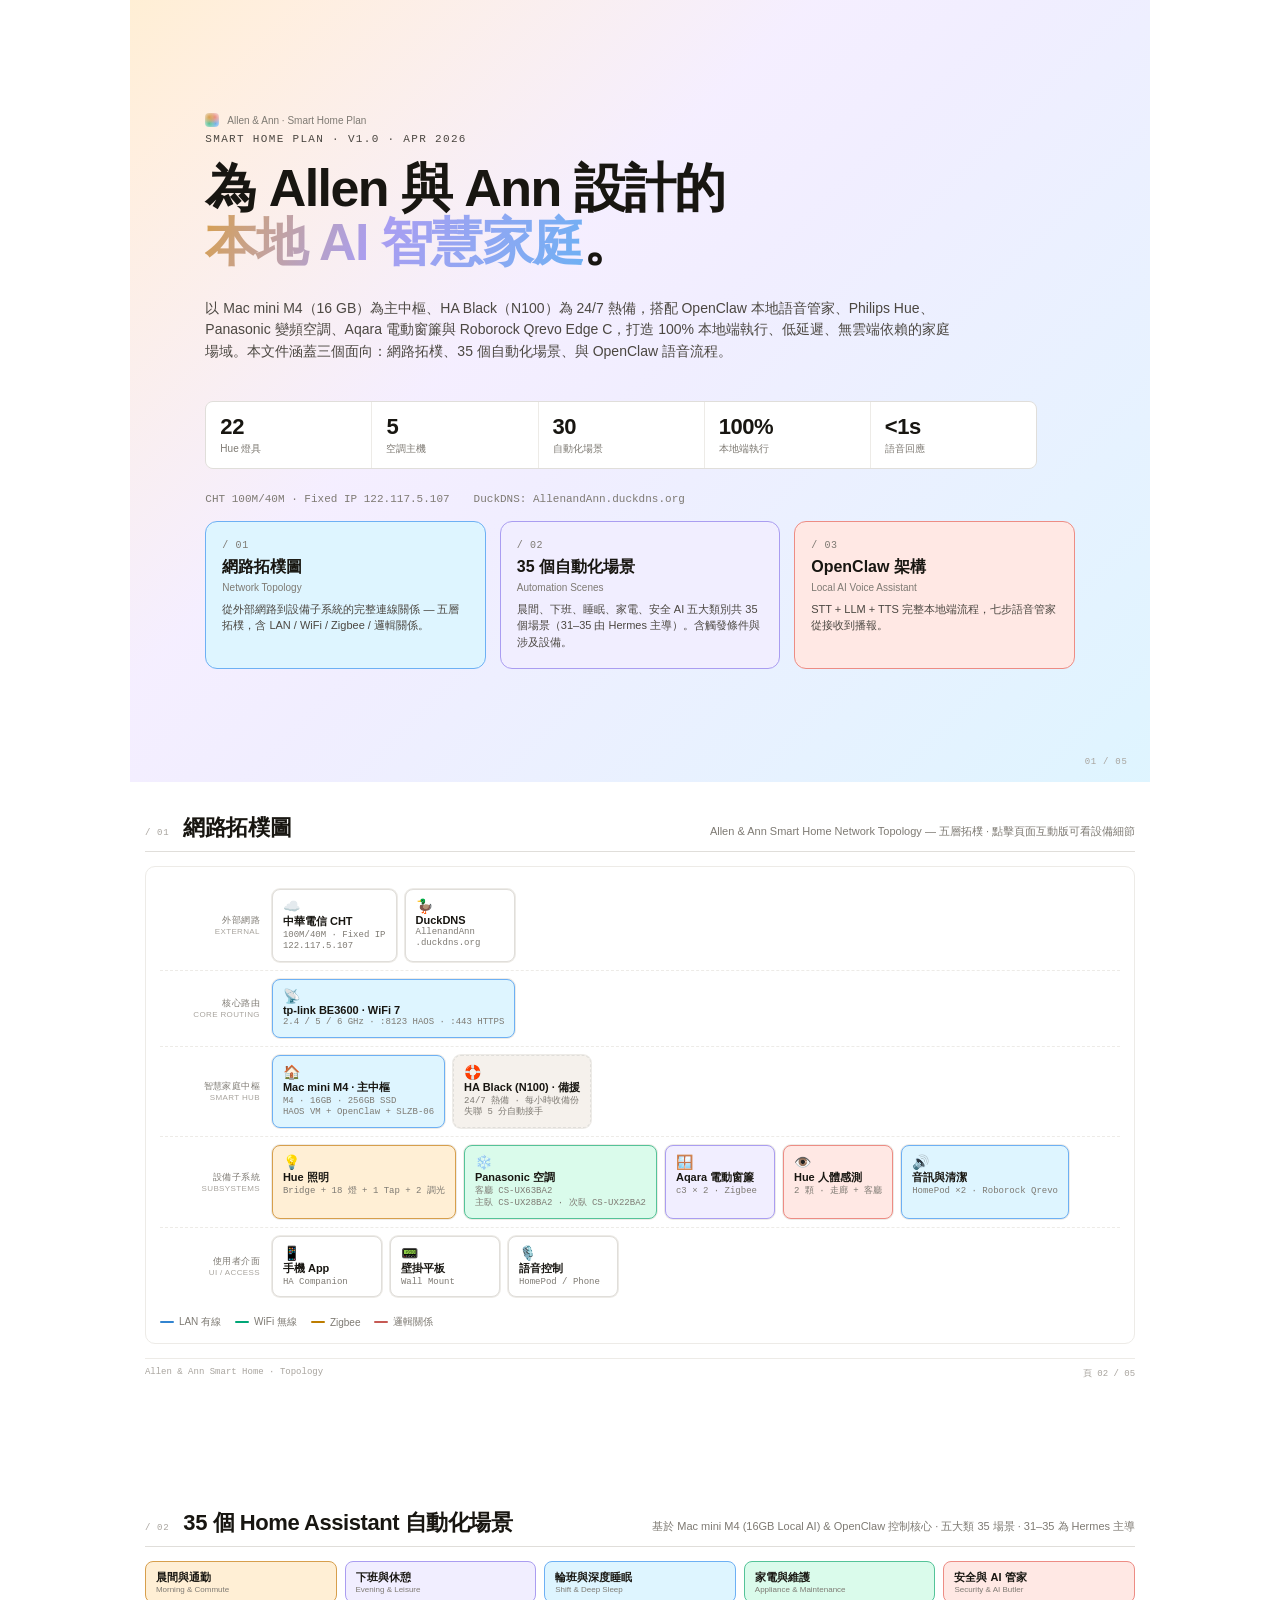
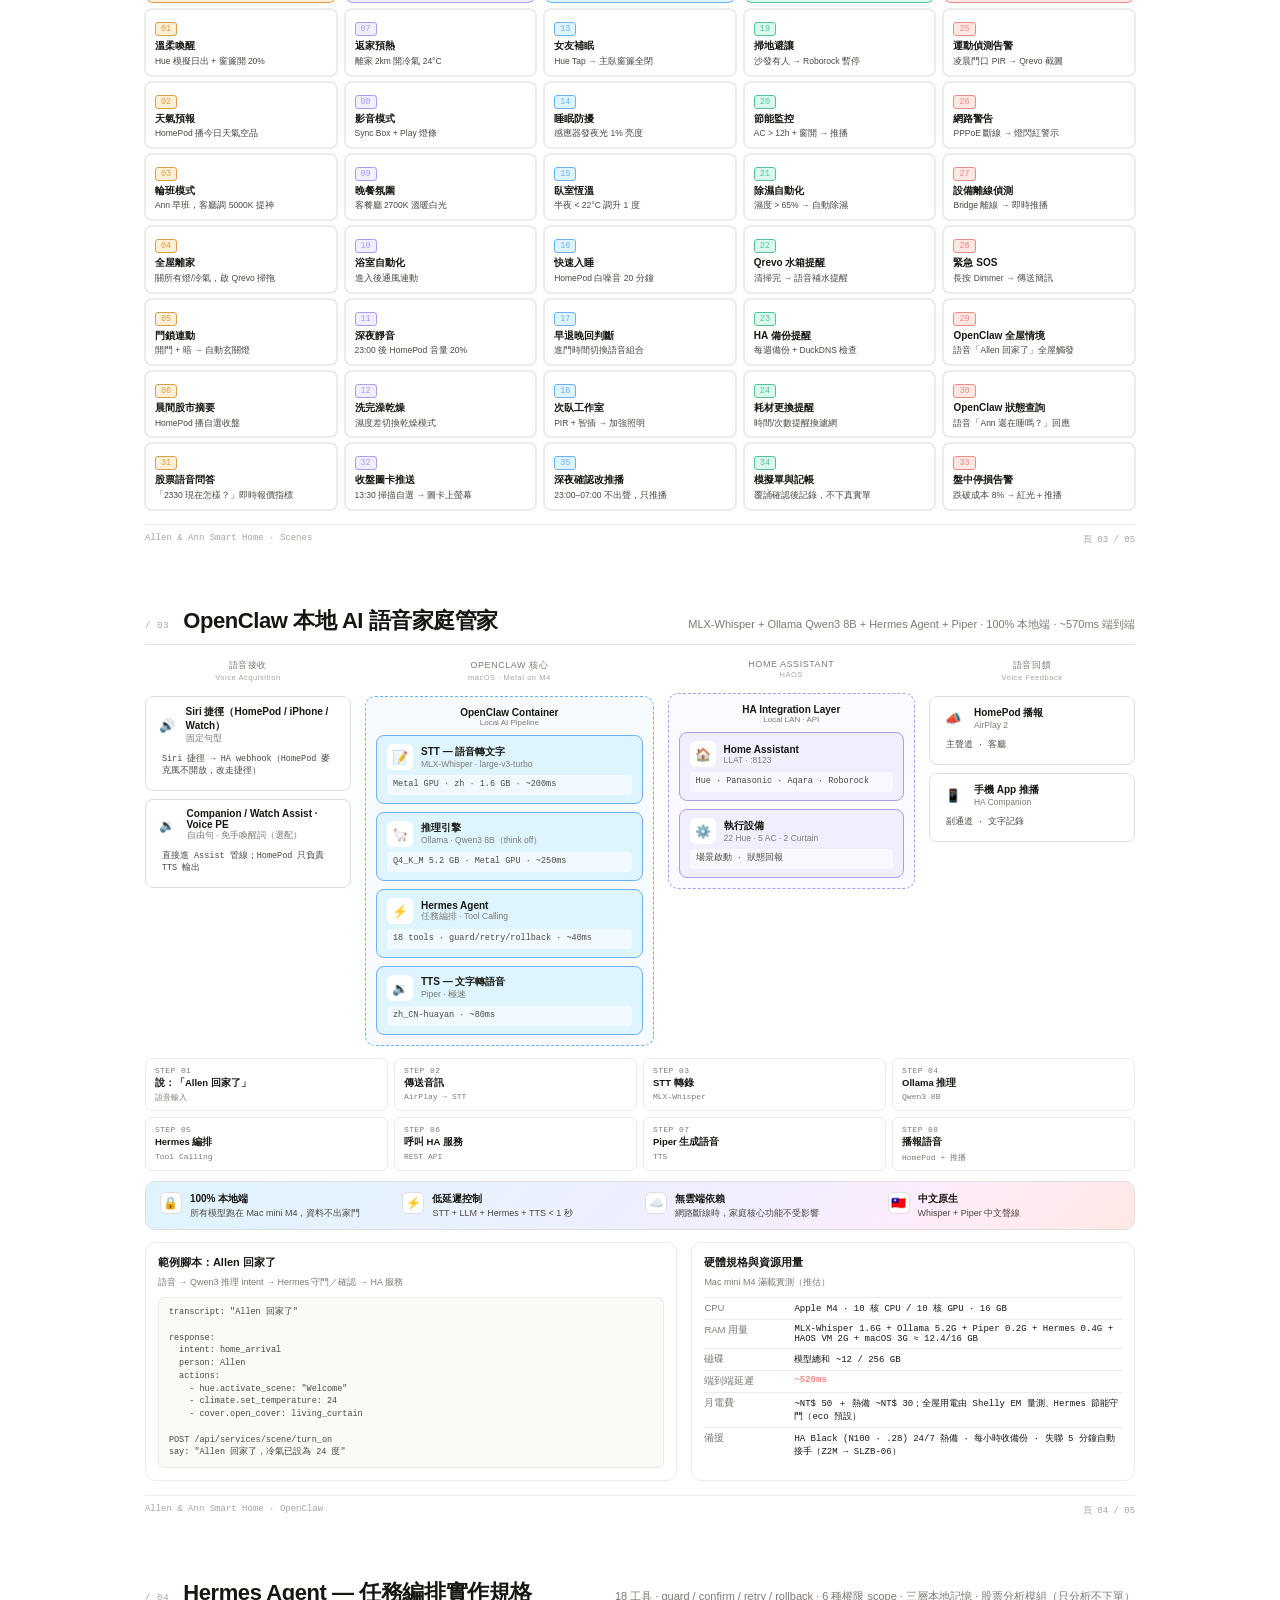
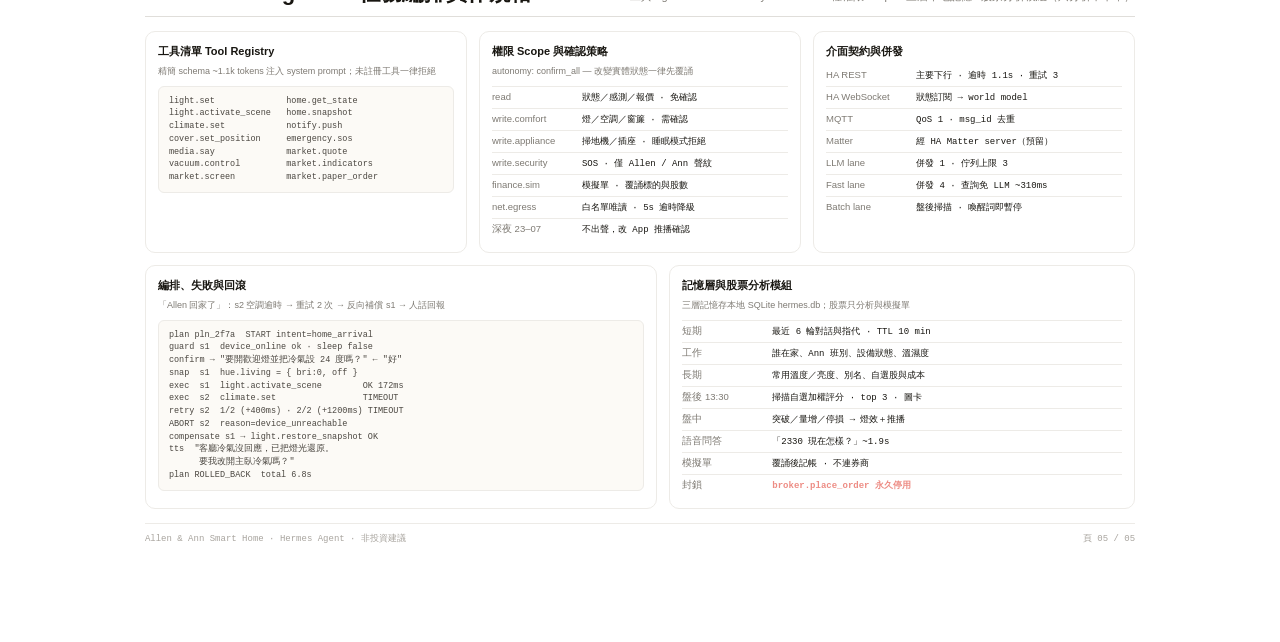
<file: design/smart-home-print.html>
<!doctype html>
<html lang="zh-Hant">
<head>
<meta charset="utf-8">
<title>Allen & Ann 智慧家庭規劃 · 完整文件</title>
<link rel="stylesheet" href="shared/tokens.css">
<style>
  @page { size: A4 landscape; margin: 14mm 12mm; }
  @media print {
    html, body { background: white; }
    body { -webkit-print-color-adjust: exact; print-color-adjust: exact; }
    .no-print { display: none !important; }
  }
  body {
    font-family: var(--font-sans);
    background: white;
    color: var(--ink);
    margin: 0;
    padding: 0;
  }
  .page {
    width: 270mm;
    min-height: 184mm;
    padding: 8mm 4mm;
    margin: 0 auto;
    page-break-after: always;
    break-after: page;
    position: relative;
  }
  .page:last-child { page-break-after: auto; }
  .page-num {
    position: absolute;
    bottom: 4mm; right: 6mm;
    font-family: var(--font-mono);
    font-size: 9px;
    color: var(--ink-4);
    letter-spacing: 0.08em;
  }
  .page-head {
    display: flex; align-items: baseline; gap: 14px;
    border-bottom: 1px solid var(--line);
    padding-bottom: 8px;
    margin-bottom: 14px;
  }
  .page-head h1 {
    font-size: 22px; font-weight: 600;
    letter-spacing: -0.02em; margin: 0;
  }
  .page-head .crumb {
    font-family: var(--font-mono);
    font-size: 9px;
    color: var(--ink-4);
    letter-spacing: 0.08em;
    text-transform: uppercase;
  }
  .page-head .sub { font-size: 11px; color: var(--ink-3); margin-left: auto; }

  /* COVER */
  .cover {
    display: flex; flex-direction: column; justify-content: center; align-items: flex-start;
    padding: 30mm 20mm;
    background: linear-gradient(135deg, var(--c-morning-bg) 0%, var(--c-evening-bg) 50%, var(--c-sleep-bg) 100%);
    min-height: 184mm;
  }
  .cover .eyebrow {
    font-family: var(--font-mono);
    font-size: 11px;
    letter-spacing: 0.12em;
    color: var(--ink-2);
    text-transform: uppercase;
    margin-bottom: 16px;
  }
  .cover h1 {
    font-size: 52px;
    font-weight: 600;
    letter-spacing: -0.03em;
    line-height: 1.04;
    margin: 0 0 14px;
    max-width: 220mm;
    text-wrap: balance;
  }
  .cover .accent {
    background: linear-gradient(110deg, var(--c-morning), var(--c-evening) 45%, var(--c-sleep));
    -webkit-background-clip: text;
    background-clip: text;
    color: transparent;
  }
  .cover .lede {
    font-size: 14px; line-height: 1.55; color: var(--ink-2);
    max-width: 200mm; text-wrap: pretty;
  }
  .cover .meta-row {
    display: flex; gap: 24px;
    margin-top: 24px; font-size: 11px; color: var(--ink-3);
    font-family: var(--font-mono);
  }
  .cover .stats {
    margin-top: 24px;
    display: grid;
    grid-template-columns: repeat(5, 1fr);
    gap: 1px;
    background: var(--line-soft);
    border: 1px solid var(--line);
    border-radius: 8px;
    overflow: hidden;
    width: 220mm;
  }
  .cover .stats .stat {
    background: white;
    padding: 12px 14px;
  }
  .cover .stats .n { font-size: 22px; font-weight: 600; letter-spacing: -0.02em; }
  .cover .stats .l { font-size: 10px; color: var(--ink-3); margin-top: 2px; }

  /* TOC */
  .toc {
    display: grid;
    grid-template-columns: repeat(3, 1fr);
    gap: 14px;
    margin-top: 16px;
  }
  .toc .card {
    padding: 18px 16px;
    border-radius: 12px;
    border: 1px solid var(--accent);
    background: var(--tint);
  }
  .toc .card .num {
    font-family: var(--font-mono);
    font-size: 10px;
    color: var(--ink-3);
    letter-spacing: 0.06em;
  }
  .toc .card h3 { font-size: 16px; margin: 6px 0 4px; font-weight: 600; }
  .toc .card .en { font-size: 10px; color: var(--ink-3); margin-bottom: 8px; }
  .toc .card p { font-size: 11px; line-height: 1.5; color: var(--ink-2); margin: 0; }

  /* TOPOLOGY */
  .topo-board {
    background: white;
    border: 1px solid var(--line-soft);
    border-radius: 10px;
    padding: 14px;
  }
  .topo-row {
    display: grid;
    grid-template-columns: 100px 1fr;
    gap: 12px;
    padding: 8px 0;
    border-top: 1px dashed var(--line-soft);
    align-items: center;
  }
  .topo-row:first-child { border-top: 0; }
  .topo-row .label {
    font-size: 9px; color: var(--ink-3); text-align: right;
    letter-spacing: 0.04em; text-transform: uppercase;
  }
  .topo-row .label small { display: block; font-size: 8px; color: var(--ink-4); }
  .topo-row .nodes { display: flex; gap: 8px; flex-wrap: wrap; }
  .topo-node {
    padding: 8px 10px;
    background: white;
    border: 1px solid var(--line);
    border-radius: 8px;
    min-width: 110px;
    box-shadow: 0 0 0 1px var(--line-soft);
  }
  .topo-node[data-tone="primary"] { background: var(--c-sleep-bg); border-color: var(--c-sleep); }
  .topo-node[data-tone="hue"] { background: var(--c-morning-bg); border-color: var(--c-morning); }
  .topo-node[data-tone="hvac"] { background: var(--c-home-bg); border-color: var(--c-home); }
  .topo-node[data-tone="curtain"] { background: var(--c-evening-bg); border-color: var(--c-evening); }
  .topo-node[data-tone="sensor"] { background: var(--c-secure-bg); border-color: var(--c-secure); }
  .topo-node .nl { font-size: 11px; font-weight: 600; }
  .topo-node .nm { font-size: 9px; color: var(--ink-3); font-family: var(--font-mono); margin-top: 1px; line-height: 1.3; }
  .topo-node .ni { font-size: 14px; }

  .legend {
    display: flex; gap: 14px; font-size: 10px; color: var(--ink-3);
    margin-top: 10px;
  }
  .legend span { display: inline-flex; align-items: center; gap: 5px; }
  .legend i { width: 14px; height: 2px; border-radius: 1px; display: inline-block; }

  /* SCENES */
  .cat-grid {
    display: grid;
    grid-template-columns: repeat(5, 1fr);
    gap: 8px;
  }
  .cat-col { display: flex; flex-direction: column; gap: 6px; }
  .cat-head {
    padding: 8px 10px;
    border-radius: 8px;
    border: 1px solid var(--accent);
    background: var(--tint);
  }
  .cat-head h3 { margin: 0; font-size: 11px; font-weight: 600; }
  .cat-head .en { font-size: 8px; color: var(--ink-3); }
  .scene {
    padding: 7px 9px;
    background: white;
    border: 1px solid var(--line-soft);
    border-radius: 7px;
    box-shadow: 0 0 0 1px var(--line-soft);
    break-inside: avoid;
  }
  .scene .sn {
    font-family: var(--font-mono);
    font-size: 8.5px;
    color: var(--accent);
    background: var(--tint);
    padding: 1px 5px;
    border-radius: 3px;
    border: 1px solid var(--accent);
    display: inline-block;
  }
  .scene .st { font-size: 10px; font-weight: 600; margin-top: 4px; line-height: 1.25; }
  .scene .sd { font-size: 8.5px; color: var(--ink-2); margin-top: 3px; line-height: 1.4; }

  /* OPENCLAW */
  .arch-grid {
    display: grid;
    grid-template-columns: 1fr 1.4fr 1.2fr 1fr;
    gap: 14px;
    align-items: stretch;
    margin-top: 12px;
  }
  .col-title {
    font-size: 9px; font-weight: 500; color: var(--ink-3);
    letter-spacing: 0.06em; text-transform: uppercase;
    text-align: center; margin-bottom: 6px;
  }
  .col-title small { display: block; font-size: 7.5px; color: var(--ink-4); margin-top: 1px; text-transform: none; }
  .col-frame {
    border: 1.5px dashed var(--line);
    border-radius: 10px;
    padding: 10px;
    display: flex; flex-direction: column; gap: 8px;
  }
  .col-frame.openclaw { border-color: var(--c-sleep); background: color-mix(in oklab, var(--c-sleep) 5%, transparent); }
  .col-frame.ha { border-color: var(--c-evening); background: color-mix(in oklab, var(--c-evening) 5%, transparent); }
  .col-frame .frame-title {
    text-align: center; font-size: 10px; font-weight: 600;
  }
  .col-frame .frame-title small { display: block; font-size: 8px; color: var(--ink-3); font-weight: 400; }
  .col { display: flex; flex-direction: column; gap: 8px; }
  .module {
    padding: 8px 10px;
    background: white;
    border: 1px solid var(--line);
    border-radius: 8px;
  }
  .module.openclaw-core { background: var(--c-sleep-bg); border-color: var(--c-sleep); }
  .module.ha { background: var(--c-evening-bg); border-color: var(--c-evening); }
  .module .m-row { display: flex; align-items: center; gap: 8px; }
  .module .m-icon {
    width: 26px; height: 26px;
    border-radius: 6px;
    background: white;
    display: flex; align-items: center; justify-content: center;
    font-size: 13px;
  }
  .module .m-name { font-size: 10px; font-weight: 600; }
  .module .m-en { font-size: 8.5px; color: var(--ink-3); }
  .module .m-spec { font-family: var(--font-mono); font-size: 8.5px; color: var(--ink-2); margin-top: 5px; padding: 4px 6px; background: rgba(255,255,255,0.6); border-radius: 4px; line-height: 1.4; }

  .ledger {
    margin-top: 12px;
    display: grid;
    grid-template-columns: repeat(4, 1fr);
    gap: 6px;
  }
  .step {
    padding: 7px 9px;
    background: white;
    border: 1px solid var(--line-soft);
    border-radius: 7px;
  }
  .step .sn { font-family: var(--font-mono); font-size: 8px; color: var(--ink-3); letter-spacing: 0.05em; }
  .step .st { font-size: 9.5px; font-weight: 600; margin-top: 2px; line-height: 1.3; }
  .step .sd { font-size: 8px; color: var(--ink-3); font-family: var(--font-mono); margin-top: 3px; }

  .advantages {
    margin-top: 10px;
    padding: 10px 14px;
    background: linear-gradient(135deg, var(--c-sleep-bg), var(--c-evening-bg) 60%, var(--c-secure-bg));
    border: 1px solid var(--line);
    border-radius: 10px;
    display: grid;
    grid-template-columns: 1fr 1fr 1fr 1fr;
    gap: 10px;
  }
  .adv { display: flex; gap: 8px; align-items: flex-start; }
  .adv .ico {
    width: 22px; height: 22px;
    border-radius: 6px;
    background: white;
    border: 1px solid var(--line);
    display: flex; align-items: center; justify-content: center;
    font-size: 12px;
  }
  .adv h4 { margin: 0; font-size: 10px; font-weight: 600; }
  .adv p { margin: 1px 0 0; font-size: 9px; color: var(--ink-2); line-height: 1.4; }

  .footer {
    margin-top: 14px;
    padding-top: 8px;
    border-top: 1px solid var(--line-soft);
    font-size: 9px;
    color: var(--ink-4);
    display: flex; justify-content: space-between;
    font-family: var(--font-mono);
  }

  /* Tech detail two-column */
  .detail-grid {
    display: grid; grid-template-columns: 1.2fr 1fr;
    gap: 14px; margin-top: 12px;
  }
  .detail-card {
    padding: 12px;
    background: white;
    border: 1px solid var(--line-soft);
    border-radius: 10px;
  }
  .detail-card h3 { margin: 0 0 6px; font-size: 11px; font-weight: 600; }
  .detail-card .muted { color: var(--ink-3); font-size: 9px; margin-bottom: 8px; }
  .detail-card pre {
    background: var(--bg);
    border: 1px solid var(--line-soft);
    border-radius: 6px;
    padding: 8px 10px;
    font-family: var(--font-mono);
    font-size: 8.5px;
    line-height: 1.5;
    color: var(--ink-2);
    margin: 0;
    white-space: pre-wrap;
  }
  .detail-card .row {
    display: grid; grid-template-columns: 90px 1fr;
    padding: 4px 0;
    border-top: 1px solid var(--line-soft);
    font-size: 9.5px;
  }
  .detail-card .row:first-of-type { border-top: 0; }
  .detail-card .row .k { color: var(--ink-3); }
  .detail-card .row .v { font-family: var(--font-mono); font-size: 9px; }

  /* Brand strip */
  .brand-strip {
    display: flex; align-items: center; gap: 8px;
    font-size: 10px; color: var(--ink-3);
    margin-bottom: 6px;
  }
  .brand-strip .dot {
    width: 14px; height: 14px;
    border-radius: 4px;
    background:
      radial-gradient(circle at 30% 30%, var(--c-morning) 0%, transparent 50%),
      radial-gradient(circle at 70% 30%, var(--c-secure) 0%, transparent 50%),
      radial-gradient(circle at 30% 75%, var(--c-home) 0%, transparent 50%),
      radial-gradient(circle at 75% 75%, var(--c-sleep) 0%, transparent 50%),
      var(--bg-tint);
  }
</style>
</head>
<body>

<!-- COVER -->
<section class="page cover">
  <div class="brand-strip"><div class="dot"></div>Allen &amp; Ann · Smart Home Plan</div>
  <div class="eyebrow">SMART HOME PLAN · v1.0 · APR 2026</div>
  <h1>為 Allen 與 Ann 設計的<br><span class="accent">本地 AI 智慧家庭</span>。</h1>
  <p class="lede">以 Mac mini M4（16 GB）為主中樞、HA Black（N100）為 24/7 熱備，搭配 OpenClaw 本地語音管家、Philips Hue、Panasonic 變頻空調、Aqara 電動窗簾與 Roborock Qrevo Edge C，打造 100% 本地端執行、低延遲、無雲端依賴的家庭場域。本文件涵蓋三個面向：網路拓樸、35 個自動化場景、與 OpenClaw 語音流程。</p>

  <div class="stats">
    <div class="stat"><div class="n">22</div><div class="l">Hue 燈具</div></div>
    <div class="stat"><div class="n">5</div><div class="l">空調主機</div></div>
    <div class="stat"><div class="n">30</div><div class="l">自動化場景</div></div>
    <div class="stat"><div class="n">100%</div><div class="l">本地端執行</div></div>
    <div class="stat"><div class="n">&lt;1s</div><div class="l">語音回應</div></div>
  </div>

  <div class="meta-row">
    <span>CHT 100M/40M · Fixed IP 122.117.5.107</span>
    <span>DuckDNS: AllenandAnn.duckdns.org</span>
  </div>

  <div class="toc">
    <div class="card" style="--accent: var(--c-sleep); --tint: var(--c-sleep-bg);">
      <div class="num">/ 01</div>
      <h3>網路拓樸圖</h3>
      <div class="en">Network Topology</div>
      <p>從外部網路到設備子系統的完整連線關係 — 五層拓樸，含 LAN / WiFi / Zigbee / 邏輯關係。</p>
    </div>
    <div class="card" style="--accent: var(--c-evening); --tint: var(--c-evening-bg);">
      <div class="num">/ 02</div>
      <h3>35 個自動化場景</h3>
      <div class="en">Automation Scenes</div>
      <p>晨間、下班、睡眠、家電、安全 AI 五大類別共 35 個場景（31–35 由 Hermes 主導）。含觸發條件與涉及設備。</p>
    </div>
    <div class="card" style="--accent: var(--c-secure); --tint: var(--c-secure-bg);">
      <div class="num">/ 03</div>
      <h3>OpenClaw 架構</h3>
      <div class="en">Local AI Voice Assistant</div>
      <p>STT + LLM + TTS 完整本地端流程，七步語音管家從接收到播報。</p>
    </div>
  </div>
  <div class="page-num">01 / 05</div>
</section>

<!-- TOPOLOGY -->
<section class="page">
  <div class="page-head">
    <div class="crumb">/ 01</div>
    <h1>網路拓樸圖</h1>
    <div class="sub">Allen &amp; Ann Smart Home Network Topology — 五層拓樸 · 點擊頁面互動版可看設備細節</div>
  </div>

  <div class="topo-board">
    <div class="topo-row">
      <div class="label">外部網路<small>External</small></div>
      <div class="nodes">
        <div class="topo-node"><div class="ni">☁️</div><div class="nl">中華電信 CHT</div><div class="nm">100M/40M · Fixed IP<br>122.117.5.107</div></div>
        <div class="topo-node"><div class="ni">🦆</div><div class="nl">DuckDNS</div><div class="nm">AllenandAnn<br>.duckdns.org</div></div>
      </div>
    </div>
    <div class="topo-row">
      <div class="label">核心路由<small>Core Routing</small></div>
      <div class="nodes">
        <div class="topo-node" data-tone="primary"><div class="ni">📡</div><div class="nl">tp-link BE3600 · WiFi 7</div><div class="nm">2.4 / 5 / 6 GHz · :8123 HAOS · :443 HTTPS</div></div>
      </div>
    </div>
    <div class="topo-row">
      <div class="label">智慧家庭中樞<small>Smart Hub</small></div>
      <div class="nodes">
        <div class="topo-node" data-tone="primary"><div class="ni">🏠</div><div class="nl">Mac mini M4 · 主中樞</div><div class="nm">M4 · 16GB · 256GB SSD<br>HAOS VM + OpenClaw + SLZB-06</div></div>
        <div class="topo-node" style="border-style:dashed;background:var(--bg-tint)"><div class="ni">🛟</div><div class="nl">HA Black (N100) · 備援</div><div class="nm">24/7 熱備 · 每小時收備份<br>失聯 5 分自動接手</div></div>
      </div>
    </div>
    <div class="topo-row">
      <div class="label">設備子系統<small>Subsystems</small></div>
      <div class="nodes">
        <div class="topo-node" data-tone="hue"><div class="ni">💡</div><div class="nl">Hue 照明</div><div class="nm">Bridge + 18 燈 + 1 Tap + 2 調光</div></div>
        <div class="topo-node" data-tone="hvac"><div class="ni">❄️</div><div class="nl">Panasonic 空調</div><div class="nm">客廳 CS-UX63BA2<br>主臥 CS-UX28BA2 · 次臥 CS-UX22BA2</div></div>
        <div class="topo-node" data-tone="curtain"><div class="ni">🪟</div><div class="nl">Aqara 電動窗簾</div><div class="nm">c3 × 2 · Zigbee</div></div>
        <div class="topo-node" data-tone="sensor"><div class="ni">👁️</div><div class="nl">Hue 人體感測</div><div class="nm">2 顆 · 走廊 + 客廳</div></div>
        <div class="topo-node" data-tone="primary"><div class="ni">🔊</div><div class="nl">音訊與清潔</div><div class="nm">HomePod ×2 · Roborock Qrevo</div></div>
      </div>
    </div>
    <div class="topo-row">
      <div class="label">使用者介面<small>UI / Access</small></div>
      <div class="nodes">
        <div class="topo-node"><div class="ni">📱</div><div class="nl">手機 App</div><div class="nm">HA Companion</div></div>
        <div class="topo-node"><div class="ni">📟</div><div class="nl">壁掛平板</div><div class="nm">Wall Mount</div></div>
        <div class="topo-node"><div class="ni">🎙️</div><div class="nl">語音控制</div><div class="nm">HomePod / Phone</div></div>
      </div>
    </div>
    <div class="legend">
      <span><i style="background:var(--net-lan)"></i>LAN 有線</span>
      <span><i style="background:var(--net-wifi)"></i>WiFi 無線</span>
      <span><i style="background:var(--net-zigbee)"></i>Zigbee</span>
      <span><i style="background:var(--net-logic)"></i>邏輯關係</span>
    </div>
  </div>

  <div class="footer"><span>Allen &amp; Ann Smart Home · Topology</span><span>頁 02 / 05</span></div>
</section>

<!-- SCENES -->
<section class="page" id="scenesPage">
  <div class="page-head">
    <div class="crumb">/ 02</div>
    <h1>35 個 Home Assistant 自動化場景</h1>
    <div class="sub">基於 Mac mini M4 (16GB Local AI) &amp; OpenClaw 控制核心 · 五大類 35 場景 · 31–35 為 Hermes 主導</div>
  </div>
  <div class="cat-grid" id="catGrid"></div>
  <div class="footer"><span>Allen &amp; Ann Smart Home · Scenes</span><span>頁 03 / 05</span></div>
</section>

<!-- OPENCLAW -->
<section class="page">
  <div class="page-head">
    <div class="crumb">/ 03</div>
    <h1>OpenClaw 本地 AI 語音家庭管家</h1>
    <div class="sub">MLX-Whisper + Ollama Qwen3 8B + Hermes Agent + Piper · 100% 本地端 · ~570ms 端到端</div>
  </div>

  <div class="arch-grid">
    <div class="col">
      <div class="col-title">語音接收<small>Voice Acquisition</small></div>
      <div class="module">
        <div class="m-row"><div class="m-icon">🔊</div><div><div class="m-name">Siri 捷徑（HomePod / iPhone / Watch）</div><div class="m-en">固定句型</div></div></div>
        <div class="m-spec">Siri 捷徑 → HA webhook（HomePod 麥克風不開放，改走捷徑）</div>
      </div>
      <div class="module">
        <div class="m-row"><div class="m-icon">🔉</div><div><div class="m-name">Companion / Watch Assist · Voice PE</div><div class="m-en">自由句 · 免手喚醒詞（選配）</div></div></div>
        <div class="m-spec">直接進 Assist 管線；HomePod 只負責 TTS 輸出</div>
      </div>
    </div>
    <div class="col">
      <div class="col-title">OpenClaw 核心<small>macOS · Metal on M4</small></div>
      <div class="col-frame openclaw">
        <div class="frame-title">OpenClaw Container<small>Local AI Pipeline</small></div>
        <div class="module openclaw-core">
          <div class="m-row"><div class="m-icon">📝</div><div><div class="m-name">STT — 語音轉文字</div><div class="m-en">MLX-Whisper · large-v3-turbo</div></div></div>
          <div class="m-spec">Metal GPU · zh · 1.6 GB · ~200ms</div>
        </div>
        <div class="module openclaw-core">
          <div class="m-row"><div class="m-icon">🦙</div><div><div class="m-name">推理引擎</div><div class="m-en">Ollama · Qwen3 8B（think off）</div></div></div>
          <div class="m-spec">Q4_K_M 5.2 GB · Metal GPU · ~250ms</div>
        </div>
        <div class="module openclaw-core">
          <div class="m-row"><div class="m-icon">⚡</div><div><div class="m-name">Hermes Agent</div><div class="m-en">任務編排 · Tool Calling</div></div></div>
          <div class="m-spec">18 tools · guard/retry/rollback · ~40ms</div>
        </div>
        <div class="module openclaw-core">
          <div class="m-row"><div class="m-icon">🔉</div><div><div class="m-name">TTS — 文字轉語音</div><div class="m-en">Piper · 極速</div></div></div>
          <div class="m-spec">zh_CN-huayan · ~80ms</div>
        </div>
      </div>
    </div>
    <div class="col">
      <div class="col-title">Home Assistant<small>HAOS</small></div>
      <div class="col-frame ha">
        <div class="frame-title">HA Integration Layer<small>Local LAN · API</small></div>
        <div class="module ha">
          <div class="m-row"><div class="m-icon">🏠</div><div><div class="m-name">Home Assistant</div><div class="m-en">LLAT · :8123</div></div></div>
          <div class="m-spec">Hue · Panasonic · Aqara · Roborock</div>
        </div>
        <div class="module ha">
          <div class="m-row"><div class="m-icon">⚙️</div><div><div class="m-name">執行設備</div><div class="m-en">22 Hue · 5 AC · 2 Curtain</div></div></div>
          <div class="m-spec">場景啟動 · 狀態回報</div>
        </div>
      </div>
    </div>
    <div class="col">
      <div class="col-title">語音回饋<small>Voice Feedback</small></div>
      <div class="module">
        <div class="m-row"><div class="m-icon">📣</div><div><div class="m-name">HomePod 播報</div><div class="m-en">AirPlay 2</div></div></div>
        <div class="m-spec">主聲道 · 客廳</div>
      </div>
      <div class="module">
        <div class="m-row"><div class="m-icon">📱</div><div><div class="m-name">手機 App 推播</div><div class="m-en">HA Companion</div></div></div>
        <div class="m-spec">副通道 · 文字記錄</div>
      </div>
    </div>
  </div>

  <div class="ledger" id="ledgerBox"></div>

  <div class="advantages">
    <div class="adv"><div class="ico">🔒</div><div><h4>100% 本地端</h4><p>所有模型跑在 Mac mini M4，資料不出家門</p></div></div>
    <div class="adv"><div class="ico">⚡</div><div><h4>低延遲控制</h4><p>STT + LLM + Hermes + TTS &lt; 1 秒</p></div></div>
    <div class="adv"><div class="ico">☁️</div><div><h4>無雲端依賴</h4><p>網路斷線時，家庭核心功能不受影響</p></div></div>
    <div class="adv"><div class="ico">🇹🇼</div><div><h4>中文原生</h4><p>Whisper + Piper 中文聲線</p></div></div>
  </div>

  <div class="detail-grid">
    <div class="detail-card">
      <h3>範例腳本：Allen 回家了</h3>
      <div class="muted">語音 → Qwen3 推理 intent → Hermes 守門／確認 → HA 服務</div>
<pre>transcript: "Allen 回家了"

response:
  intent: home_arrival
  person: Allen
  actions:
    - hue.activate_scene: "Welcome"
    - climate.set_temperature: 24
    - cover.open_cover: living_curtain

POST /api/services/scene/turn_on
say: "Allen 回家了，冷氣已設為 24 度"</pre>
    </div>
    <div class="detail-card">
      <h3>硬體規格與資源用量</h3>
      <div class="muted">Mac mini M4 滿載實測（推估）</div>
      <div class="row"><div class="k">CPU</div><div class="v">Apple M4 · 10 核 CPU / 10 核 GPU · 16 GB</div></div>
      <div class="row"><div class="k">RAM 用量</div><div class="v">MLX-Whisper 1.6G + Ollama 5.2G + Piper 0.2G + Hermes 0.4G + HAOS VM 2G + macOS 3G ≈ 12.4/16 GB</div></div>
      <div class="row"><div class="k">磁碟</div><div class="v">模型總和 ~12 / 256 GB</div></div>
      <div class="row"><div class="k">端到端延遲</div><div class="v" style="color:var(--c-secure);font-weight:600">~520ms</div></div>
      <div class="row"><div class="k">月電費</div><div class="v">~NT$ 50 ＋ 熱備 ~NT$ 30；全屋用電由 Shelly EM 量測、Hermes 節能守門（eco 預設）</div></div>
      <div class="row"><div class="k">備援</div><div class="v">HA Black (N100 · .28) 24/7 熱備 · 每小時收備份 · 失聯 5 分鐘自動接手（Z2M → SLZB-06）</div></div>
    </div>
  </div>

  <div class="footer"><span>Allen &amp; Ann Smart Home · OpenClaw</span><span>頁 04 / 05</span></div>
</section>


<!-- HERMES AGENT -->
<section class="page">
  <div class="page-head">
    <div class="crumb">/ 04</div>
    <h1>Hermes Agent — 任務編排實作規格</h1>
    <div class="sub">18 工具 · guard / confirm / retry / rollback · 6 種權限 scope · 三層本地記憶 · 股票分析模組（只分析不下單）</div>
  </div>

  <div style="display:grid;grid-template-columns:1fr 1fr 1fr;gap:12px;margin-bottom:12px;">
    <div class="detail-card">
      <h3>工具清單 Tool Registry</h3>
      <div class="muted">精簡 schema ~1.1k tokens 注入 system prompt；未註冊工具一律拒絕</div>
<pre>light.set              home.get_state
light.activate_scene   home.snapshot
climate.set            notify.push
cover.set_position     emergency.sos
media.say              market.quote
vacuum.control         market.indicators
market.screen          market.paper_order</pre>
    </div>
    <div class="detail-card">
      <h3>權限 Scope 與確認策略</h3>
      <div class="muted">autonomy: confirm_all — 改變實體狀態一律先覆誦</div>
      <div class="row"><div class="k">read</div><div class="v">狀態／感測／報價 · 免確認</div></div>
      <div class="row"><div class="k">write.comfort</div><div class="v">燈／空調／窗簾 · 需確認</div></div>
      <div class="row"><div class="k">write.appliance</div><div class="v">掃地機／插座 · 睡眠模式拒絕</div></div>
      <div class="row"><div class="k">write.security</div><div class="v">SOS · 僅 Allen / Ann 聲紋</div></div>
      <div class="row"><div class="k">finance.sim</div><div class="v">模擬單 · 覆誦標的與股數</div></div>
      <div class="row"><div class="k">net.egress</div><div class="v">白名單唯讀 · 5s 逾時降級</div></div>
      <div class="row"><div class="k">深夜 23–07</div><div class="v">不出聲，改 App 推播確認</div></div>
    </div>
    <div class="detail-card">
      <h3>介面契約與併發</h3>
      <div class="row"><div class="k">HA REST</div><div class="v">主要下行 · 逾時 1.1s · 重試 3</div></div>
      <div class="row"><div class="k">HA WebSocket</div><div class="v">狀態訂閱 → world model</div></div>
      <div class="row"><div class="k">MQTT</div><div class="v">QoS 1 · msg_id 去重</div></div>
      <div class="row"><div class="k">Matter</div><div class="v">經 HA Matter server（預留）</div></div>
      <div class="row"><div class="k">LLM lane</div><div class="v">併發 1 · 佇列上限 3</div></div>
      <div class="row"><div class="k">Fast lane</div><div class="v">併發 4 · 查詢免 LLM ~310ms</div></div>
      <div class="row"><div class="k">Batch lane</div><div class="v">盤後掃描 · 喚醒詞即暫停</div></div>
    </div>
  </div>

  <div style="display:grid;grid-template-columns:1.1fr 1fr;gap:12px;">
    <div class="detail-card">
      <h3>編排、失敗與回滾</h3>
      <div class="muted">「Allen 回家了」：s2 空調逾時 → 重試 2 次 → 反向補償 s1 → 人話回報</div>
<pre>plan pln_2f7a  START intent=home_arrival
guard s1  device_online ok · sleep false
confirm → "要開歡迎燈並把冷氣設 24 度嗎？" ← "好"
snap  s1  hue.living = { bri:0, off }
exec  s1  light.activate_scene        OK 172ms
exec  s2  climate.set                 TIMEOUT
retry s2  1/2 (+400ms) · 2/2 (+1200ms) TIMEOUT
ABORT s2  reason=device_unreachable
compensate s1 → light.restore_snapshot OK
tts  "客廳冷氣沒回應，已把燈光還原。
      要我改開主臥冷氣嗎？"
plan ROLLED_BACK  total 6.8s</pre>
    </div>
    <div class="detail-card">
      <h3>記憶層與股票分析模組</h3>
      <div class="muted">三層記憶存本地 SQLite hermes.db；股票只分析與模擬單</div>
      <div class="row"><div class="k">短期</div><div class="v">最近 6 輪對話與指代 · TTL 10 min</div></div>
      <div class="row"><div class="k">工作</div><div class="v">誰在家、Ann 班別、設備狀態、溫濕度</div></div>
      <div class="row"><div class="k">長期</div><div class="v">常用溫度／亮度、別名、自選股與成本</div></div>
      <div class="row"><div class="k">盤後 13:30</div><div class="v">掃描自選加權評分 · top 3 · 圖卡</div></div>
      <div class="row"><div class="k">盤中</div><div class="v">突破／量增／停損 → 燈效＋推播</div></div>
      <div class="row"><div class="k">語音問答</div><div class="v">「2330 現在怎樣？」~1.9s</div></div>
      <div class="row"><div class="k">模擬單</div><div class="v">覆誦後記帳 · 不連券商</div></div>
      <div class="row"><div class="k">封鎖</div><div class="v" style="color:var(--c-secure);font-weight:600">broker.place_order 永久停用</div></div>
    </div>
  </div>

  <div class="footer"><span>Allen &amp; Ann Smart Home · Hermes Agent · 非投資建議</span><span>頁 05 / 05</span></div>
</section>

<script>
// Render scenes
const CATS = {
  morning: { name: "晨間與通勤", en: "Morning & Commute", accent: "var(--c-morning)", tint: "var(--c-morning-bg)" },
  evening: { name: "下班與休憩", en: "Evening & Leisure", accent: "var(--c-evening)", tint: "var(--c-evening-bg)" },
  sleep:   { name: "輪班與深度睡眠", en: "Shift & Deep Sleep", accent: "var(--c-sleep)", tint: "var(--c-sleep-bg)" },
  home:    { name: "家電與維護", en: "Appliance & Maintenance", accent: "var(--c-home)", tint: "var(--c-home-bg)" },
  secure:  { name: "安全與 AI 管家", en: "Security & AI Butler", accent: "var(--c-secure)", tint: "var(--c-secure-bg)" },
};

const SCENES = [
  {n:1,cat:"morning",t:"溫柔喚醒",d:"Hue 模擬日出 + 窗簾開 20%"},
  {n:2,cat:"morning",t:"天氣預報",d:"HomePod 播今日天氣空品"},
  {n:3,cat:"morning",t:"輪班模式",d:"Ann 早班，客廳調 5000K 提神"},
  {n:4,cat:"morning",t:"全屋離家",d:"關所有燈/冷氣，啟 Qrevo 掃拖"},
  {n:5,cat:"morning",t:"門鎖連動",d:"開門 + 暗 → 自動玄關燈"},
  {n:6,cat:"morning",t:"晨間股市摘要",d:"HomePod 播自選收盤"},
  {n:7,cat:"evening",t:"返家預熱",d:"離家 2km 開冷氣 24°C"},
  {n:8,cat:"evening",t:"影音模式",d:"Sync Box + Play 燈條"},
  {n:9,cat:"evening",t:"晚餐氛圍",d:"客餐廳 2700K 溫暖白光"},
  {n:10,cat:"evening",t:"浴室自動化",d:"進入後通風連動"},
  {n:11,cat:"evening",t:"深夜靜音",d:"23:00 後 HomePod 音量 20%"},
  {n:12,cat:"evening",t:"洗完澡乾燥",d:"濕度差切換乾燥模式"},
  {n:13,cat:"sleep",t:"女友補眠",d:"Hue Tap → 主臥窗簾全閉"},
  {n:14,cat:"sleep",t:"睡眠防擾",d:"感應器發夜光 1% 亮度"},
  {n:15,cat:"sleep",t:"臥室恆溫",d:"半夜 < 22°C 調升 1 度"},
  {n:16,cat:"sleep",t:"快速入睡",d:"HomePod 白噪音 20 分鐘"},
  {n:17,cat:"sleep",t:"早退晚回判斷",d:"進門時間切換語音組合"},
  {n:18,cat:"sleep",t:"次臥工作室",d:"PIR + 智插 → 加強照明"},
  {n:19,cat:"home",t:"掃地避讓",d:"沙發有人 → Roborock 暫停"},
  {n:20,cat:"home",t:"節能監控",d:"AC > 12h + 窗開 → 推播"},
  {n:21,cat:"home",t:"除濕自動化",d:"濕度 > 65% → 自動除濕"},
  {n:22,cat:"home",t:"Qrevo 水箱提醒",d:"清掃完 → 語音補水提醒"},
  {n:23,cat:"home",t:"HA 備份提醒",d:"每週備份 + DuckDNS 檢查"},
  {n:24,cat:"home",t:"耗材更換提醒",d:"時間/次數提醒換濾網"},
  {n:25,cat:"secure",t:"運動偵測告警",d:"凌晨門口 PIR → Qrevo 截圖"},
  {n:26,cat:"secure",t:"網路警告",d:"PPPoE 斷線 → 燈閃紅警示"},
  {n:27,cat:"secure",t:"設備離線偵測",d:"Bridge 離線 → 即時推播"},
  {n:28,cat:"secure",t:"緊急 SOS",d:"長按 Dimmer → 傳送簡訊"},
  {n:29,cat:"secure",t:"OpenClaw 全屋情境",d:"語音「Allen 回家了」全屋觸發"},
  {n:30,cat:"secure",t:"OpenClaw 狀態查詢",d:"語音「Ann 還在睡嗎？」回應"},
  {n:31,cat:"morning",t:"股票語音問答",d:"「2330 現在怎樣？」即時報價指標"},
  {n:32,cat:"evening",t:"收盤圖卡推送",d:"13:30 掃描自選 → 圖卡上螢幕"},
  {n:33,cat:"secure",t:"盤中停損告警",d:"跌破成本 8% → 紅光＋推播"},
  {n:34,cat:"home",t:"模擬單與記帳",d:"覆誦確認後記錄，不下真實單"},
  {n:35,cat:"sleep",t:"深夜確認改推播",d:"23:00–07:00 不出聲，只推播"},
];

const grid = document.getElementById("catGrid");
Object.keys(CATS).forEach(cKey => {
  const c = CATS[cKey];
  const col = document.createElement("div");
  col.className = "cat-col";
  col.style.setProperty("--accent", c.accent);
  col.style.setProperty("--tint", c.tint);
  col.innerHTML = `<div class="cat-head"><h3>${c.name}</h3><div class="en">${c.en}</div></div>`;
  SCENES.filter(s => s.cat === cKey).forEach(s => {
    const el = document.createElement("div");
    el.className = "scene";
    el.style.setProperty("--accent", c.accent);
    el.style.setProperty("--tint", c.tint);
    el.innerHTML = `<span class="sn">${String(s.n).padStart(2,"0")}</span><div class="st">${s.t}</div><div class="sd">${s.d}</div>`;
    col.appendChild(el);
  });
  grid.appendChild(col);
});

// Render OpenClaw ledger
const STEPS = [
  {n:1,t:"說：「Allen 回家了」",d:"語音輸入"},
  {n:2,t:"傳送音訊",d:"AirPlay → STT"},
  {n:3,t:"STT 轉錄",d:"MLX-Whisper"},
  {n:4,t:"Ollama 推理",d:"Qwen3 8B"},
  {n:5,t:"Hermes 編排",d:"Tool Calling"},
  {n:6,t:"呼叫 HA 服務",d:"REST API"},
  {n:7,t:"Piper 生成語音",d:"TTS"},
  {n:8,t:"播報語音",d:"HomePod + 推播"},
];
const ledger = document.getElementById("ledgerBox");
STEPS.forEach(s => {
  const el = document.createElement("div");
  el.className = "step";
  el.innerHTML = `<div class="sn">STEP ${String(s.n).padStart(2,"0")}</div><div class="st">${s.t}</div><div class="sd">${s.d}</div>`;
  ledger.appendChild(el);
});

// Auto-print
window.addEventListener("load", () => {
  Promise.all([
    document.fonts ? document.fonts.ready : Promise.resolve(),
    new Promise(r => setTimeout(r, 600))
  ]).then(() => window.print());
});
</script>
</body>
</html>
</file>
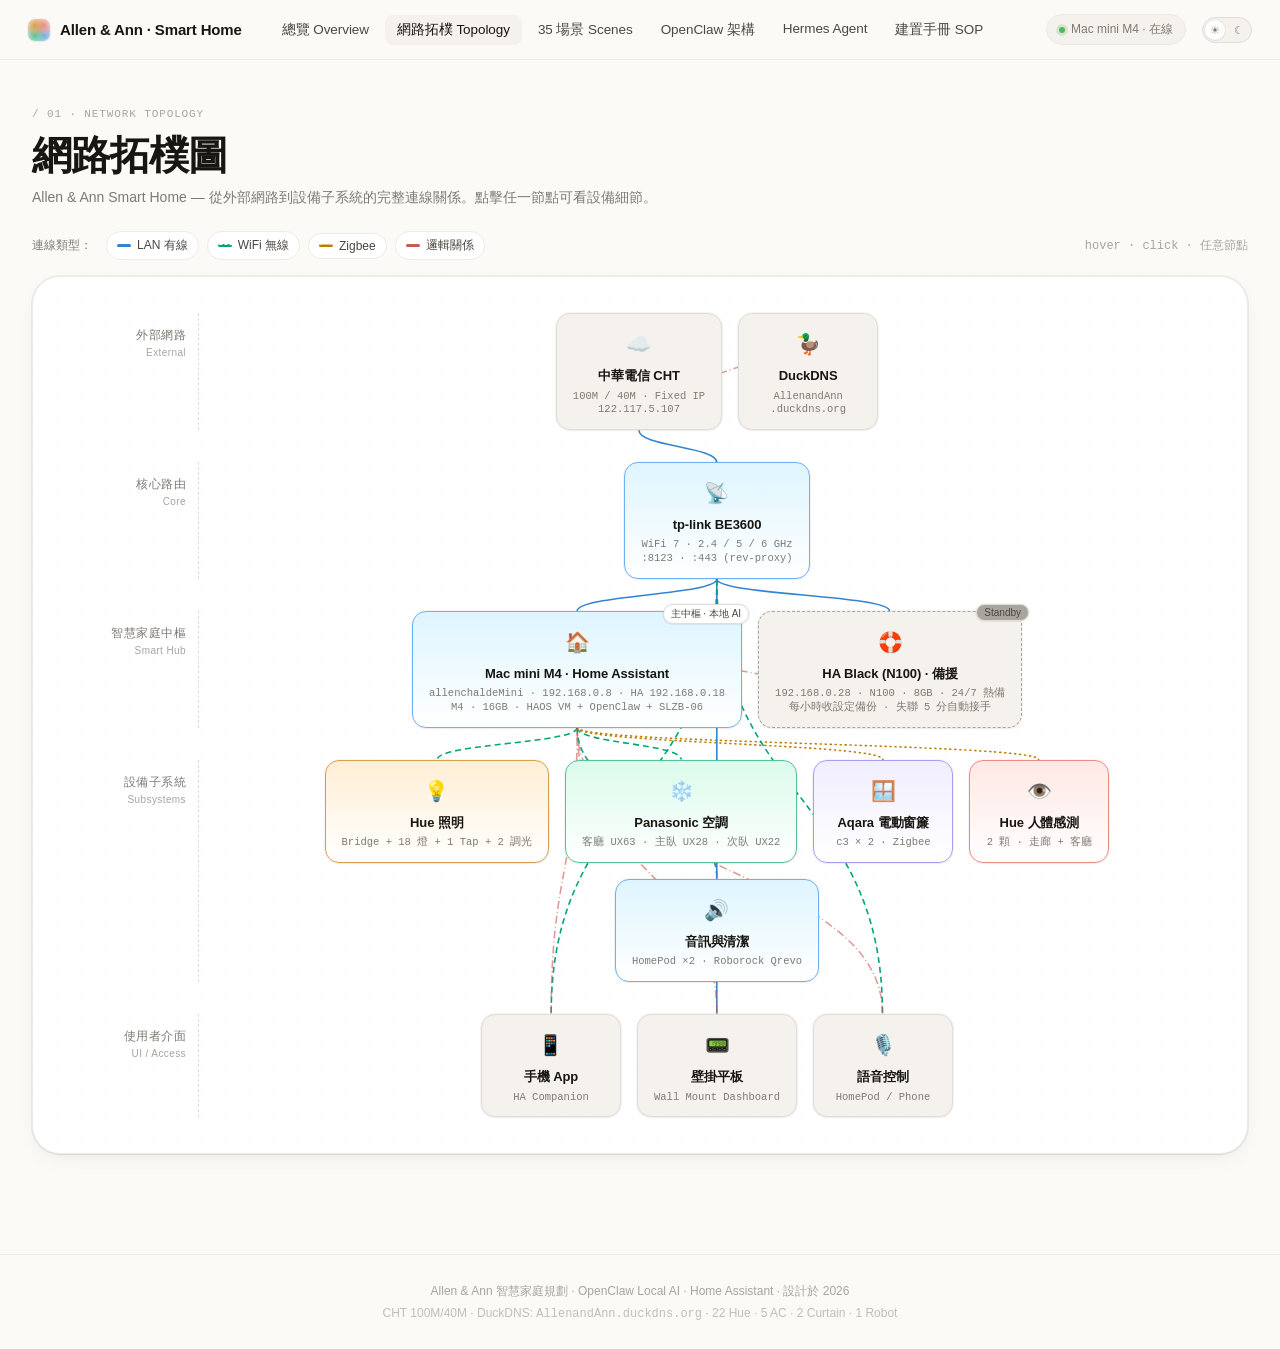
<file: design/topology.html>
<!doctype html>
<html lang="zh-Hant">
<head>
<meta charset="utf-8">
<meta name="viewport" content="width=device-width,initial-scale=1">
<title>網路拓樸 · Allen & Ann</title>
<link rel="stylesheet" href="shared/tokens.css">
<link rel="stylesheet" href="shared/chrome.css">
<style>
  .page-head {
    max-width: 1280px;
    margin: 0 auto;
    padding: 48px 32px 24px;
  }
  .page-head h1 {
    font-size: 40px;
    font-weight: 600;
    letter-spacing: -0.025em;
    margin: 8px 0 6px;
  }
  .page-head .subtitle {
    color: var(--ink-3);
    font-size: 14px;
  }
  .page-head .crumb {
    font-family: var(--font-mono);
    font-size: 11px;
    color: var(--ink-4);
    letter-spacing: 0.08em;
    text-transform: uppercase;
  }

  .topo-frame {
    max-width: 1280px;
    margin: 0 auto;
    padding: 0 32px 40px;
  }
  .topo-toolbar {
    display: flex;
    align-items: center;
    gap: 8px;
    margin-bottom: 16px;
    flex-wrap: wrap;
  }
  .legend-chip {
    display: inline-flex;
    align-items: center;
    gap: 6px;
    padding: 5px 10px;
    border-radius: 999px;
    font-size: 12px;
    color: var(--ink-2);
    background: var(--bg-elev);
    border: 1px solid var(--line-soft);
    cursor: pointer;
    transition: all 160ms ease;
    user-select: none;
  }
  .legend-chip[data-active="false"] { opacity: 0.4; }
  .legend-chip .swatch {
    width: 14px; height: 3px; border-radius: 2px;
  }
  .legend-chip[data-kind="lan"] .swatch { background: var(--net-lan); }
  .legend-chip[data-kind="wifi"] .swatch { background: var(--net-wifi); border-top: 1px dashed var(--bg-elev); }
  .legend-chip[data-kind="zigbee"] .swatch { background: var(--net-zigbee); border-top: 1px dotted var(--bg-elev); }
  .legend-chip[data-kind="logic"] .swatch { background: var(--net-logic); }

  .topo-canvas {
    position: relative;
    background: var(--bg-elev);
    border: 1px solid var(--line-soft);
    border-radius: var(--radius-xl);
    padding: 36px;
    box-shadow: var(--shadow-2);
    overflow: hidden;
  }
  .topo-canvas::before {
    content: "";
    position: absolute;
    inset: 0;
    background-image:
      radial-gradient(oklch(50% 0.01 80 / 0.06) 1px, transparent 1px);
    background-size: 24px 24px;
    background-position: 12px 12px;
    pointer-events: none;
    opacity: 0.6;
  }
  [data-theme="dark"] .topo-canvas::before {
    background-image: radial-gradient(oklch(80% 0.005 80 / 0.06) 1px, transparent 1px);
  }

  /* Layer rows */
  .topo-grid {
    display: grid;
    grid-template-columns: 130px 1fr;
    gap: 32px 24px;
    position: relative;
    z-index: 2;
  }
  .layer-label {
    font-size: 12px;
    font-weight: 500;
    color: var(--ink-3);
    letter-spacing: 0.04em;
    text-transform: uppercase;
    padding-top: 14px;
    border-right: 1px dashed var(--line);
    padding-right: 12px;
    text-align: right;
  }
  .layer-label small {
    display: block;
    font-size: 10px;
    color: var(--ink-4);
    letter-spacing: 0.04em;
    text-transform: none;
    margin-top: 3px;
  }
  .layer-row {
    display: flex;
    align-items: center;
    justify-content: center;
    gap: 16px;
    flex-wrap: wrap;
    min-height: 70px;
  }

  /* Node card */
  .node {
    position: relative;
    display: flex;
    flex-direction: column;
    align-items: center;
    gap: 6px;
    padding: 12px 16px;
    background: var(--bg-elev);
    border: 1px solid var(--line);
    border-radius: var(--radius-md);
    box-shadow: var(--shadow-1);
    min-width: 140px;
    cursor: pointer;
    transition: all 200ms cubic-bezier(.2,.8,.2,1);
    z-index: 3;
  }
  .node:hover, .node.active {
    transform: translateY(-2px);
    box-shadow: var(--shadow-3);
    border-color: var(--accent, var(--ink-3));
  }
  .node[data-tone="primary"] {
    background: linear-gradient(180deg, var(--c-sleep-bg), var(--bg-elev));
    border-color: var(--c-sleep);
  }
  .node[data-tone="hue"] { background: linear-gradient(180deg, var(--c-morning-bg), var(--bg-elev)); border-color: var(--c-morning); }
  .node[data-tone="hvac"] { background: linear-gradient(180deg, var(--c-home-bg), var(--bg-elev)); border-color: var(--c-home); }
  .node[data-tone="curtain"] { background: linear-gradient(180deg, var(--c-evening-bg), var(--bg-elev)); border-color: var(--c-evening); }
  .node[data-tone="sensor"] { background: linear-gradient(180deg, var(--c-secure-bg), var(--bg-elev)); border-color: var(--c-secure); }
  .node[data-tone="audio"] { background: linear-gradient(180deg, var(--c-sleep-bg), var(--bg-elev)); border-color: var(--c-sleep); }
  .node[data-tone="external"] { background: var(--bg-tint); }
  .node[data-tone="standby"] { background: var(--bg-tint); border-style: dashed; border-color: var(--ink-4); }
  .node[data-tone="standby"] .badge { background: var(--ink-4); }
  .node .icon {
    width: 36px; height: 36px;
    display: flex; align-items: center; justify-content: center;
    font-size: 20px;
  }
  .node .label {
    font-size: 13px;
    font-weight: 600;
    letter-spacing: -0.005em;
    text-align: center;
    line-height: 1.2;
  }
  .node .meta {
    font-size: 10.5px;
    color: var(--ink-3);
    font-family: var(--font-mono);
    text-align: center;
    line-height: 1.3;
  }
  .node .badge {
    position: absolute;
    top: -8px;
    right: -8px;
    background: var(--bg-elev);
    border: 1px solid var(--line);
    border-radius: 999px;
    font-size: 10px;
    color: var(--ink-2);
    padding: 2px 7px;
    font-weight: 500;
    box-shadow: var(--shadow-1);
  }
  .node.dim { opacity: 0.25; filter: grayscale(0.7); }

  /* SVG overlay */
  .topo-svg {
    position: absolute;
    inset: 0;
    width: 100%;
    height: 100%;
    pointer-events: none;
    z-index: 1;
  }
  .topo-svg path {
    fill: none;
    stroke-width: 1.6;
    transition: opacity 220ms ease, stroke-width 220ms ease;
  }
  .topo-svg path.lan    { stroke: var(--net-lan); }
  .topo-svg path.wifi   { stroke: var(--net-wifi); stroke-dasharray: 6 4; }
  .topo-svg path.zigbee { stroke: var(--net-zigbee); stroke-dasharray: 1 4; stroke-linecap: round; }
  .topo-svg path.logic  { stroke: var(--net-logic); stroke-dasharray: 8 3 1 3; opacity: 0.6; }
  .topo-svg path.dim { opacity: 0.08; }
  .topo-svg path.hot { stroke-width: 2.6; opacity: 1 !important; filter: drop-shadow(0 0 6px currentColor); }

  /* Inspector panel */
  .inspector {
    position: fixed;
    right: 24px;
    top: 90px;
    width: 320px;
    max-height: calc(100vh - 120px);
    background: color-mix(in oklab, var(--bg-elev) 95%, transparent);
    backdrop-filter: blur(20px) saturate(150%);
    -webkit-backdrop-filter: blur(20px) saturate(150%);
    border: 1px solid var(--line);
    border-radius: var(--radius-lg);
    box-shadow: var(--shadow-3);
    padding: 20px;
    overflow-y: auto;
    z-index: 30;
    transform: translateX(360px);
    opacity: 0;
    transition: transform 260ms cubic-bezier(.2,.8,.2,1), opacity 200ms ease;
  }
  .inspector.open { transform: translateX(0); opacity: 1; }
  .inspector .ix-head {
    display: flex; align-items: center; gap: 12px; margin-bottom: 14px;
  }
  .inspector .ix-head .ix-icon {
    width: 38px; height: 38px;
    border-radius: 10px;
    display: flex; align-items: center; justify-content: center;
    font-size: 20px;
    background: var(--bg-tint);
    border: 1px solid var(--line);
  }
  .inspector h3 { margin: 0; font-size: 17px; font-weight: 600; letter-spacing: -0.01em; }
  .inspector .ix-en { font-size: 11px; color: var(--ink-3); letter-spacing: 0.02em; }
  .inspector .ix-row {
    display: grid;
    grid-template-columns: 84px 1fr;
    padding: 8px 0;
    border-top: 1px solid var(--line-soft);
    font-size: 12.5px;
  }
  .inspector .ix-row:first-of-type { border-top: 0; }
  .inspector .ix-row .k { color: var(--ink-3); }
  .inspector .ix-row .v { color: var(--ink); font-family: var(--font-mono); font-size: 11.5px; }
  .inspector .ix-list {
    margin: 12px 0 0;
    font-size: 12px;
    line-height: 1.55;
    color: var(--ink-2);
  }
  .inspector .ix-list li { margin: 3px 0; }
  .inspector .close {
    position: absolute;
    top: 14px; right: 14px;
    width: 26px; height: 26px;
    border: 1px solid var(--line-soft);
    background: transparent;
    border-radius: 8px;
    cursor: pointer;
    color: var(--ink-3);
    font-size: 14px;
  }
  .inspector .close:hover { background: var(--bg-tint); }

  .ports-grid {
    display: grid; grid-template-columns: repeat(2, 1fr); gap: 6px;
    margin-top: 10px;
  }
  .port {
    font-family: var(--font-mono);
    font-size: 10.5px;
    padding: 6px 8px;
    background: var(--bg-tint);
    border: 1px solid var(--line-soft);
    border-radius: 6px;
    color: var(--ink-2);
  }

  /* Hue list */
  .hue-grid {
    display: grid;
    grid-template-columns: repeat(5, 1fr);
    gap: 6px;
    margin-top: 12px;
  }
  .hue-cell {
    font-family: var(--font-mono);
    font-size: 10.5px;
    padding: 6px 8px;
    background: var(--c-morning-bg);
    border: 1px solid var(--c-morning);
    border-radius: 6px;
    text-align: center;
    color: var(--ink);
  }
  .hue-cell .h-n { font-weight: 600; font-size: 12px; }
  .hue-cell .h-w { display: block; opacity: 0.7; }

  @media (max-width: 920px) {
    .topo-grid { grid-template-columns: 1fr; }
    .layer-label { text-align: left; border-right: 0; border-bottom: 1px dashed var(--line); padding-bottom: 6px; }
    .inspector { width: 92vw; right: 4vw; top: auto; bottom: 16px; max-height: 60vh; }
  }
</style>
</head>
<body>
<script src="shared/chrome.js"></script>

<header class="page-head">
  <div class="crumb">/ 01 · NETWORK TOPOLOGY</div>
  <h1>網路拓樸圖</h1>
  <div class="subtitle">Allen &amp; Ann Smart Home — 從外部網路到設備子系統的完整連線關係。點擊任一節點可看設備細節。</div>
</header>

<section class="topo-frame">
  <div class="topo-toolbar">
    <span style="font-size:12px;color:var(--ink-3);margin-right:6px">連線類型：</span>
    <span class="legend-chip" data-kind="lan" data-active="true"><span class="swatch"></span>LAN 有線</span>
    <span class="legend-chip" data-kind="wifi" data-active="true"><span class="swatch"></span>WiFi 無線</span>
    <span class="legend-chip" data-kind="zigbee" data-active="true"><span class="swatch"></span>Zigbee</span>
    <span class="legend-chip" data-kind="logic" data-active="true"><span class="swatch"></span>邏輯關係</span>
    <span style="flex:1"></span>
    <span style="font-size:12px;color:var(--ink-4);font-family:var(--font-mono)">hover · click · 任意節點</span>
  </div>

  <div class="topo-canvas" id="topo">
    <svg class="topo-svg" id="topoSvg"></svg>
    <div class="topo-grid">
      <div class="layer-label">外部網路<small>External</small></div>
      <div class="layer-row" id="row-external">
        <div class="node" data-tone="external" data-id="cht">
          <div class="icon">☁️</div>
          <div class="label">中華電信 CHT</div>
          <div class="meta">100M / 40M · Fixed IP<br>122.117.5.107</div>
        </div>
        <div class="node" data-tone="external" data-id="duckdns">
          <div class="icon">🦆</div>
          <div class="label">DuckDNS</div>
          <div class="meta">AllenandAnn<br>.duckdns.org</div>
        </div>
      </div>

      <div class="layer-label">核心路由<small>Core</small></div>
      <div class="layer-row" id="row-core">
        <div class="node" data-tone="primary" data-id="router">
          <div class="icon">📡</div>
          <div class="label">tp-link BE3600</div>
          <div class="meta">WiFi 7 · 2.4 / 5 / 6 GHz<br>:8123 · :443 (rev-proxy)</div>
        </div>
      </div>

      <div class="layer-label">智慧家庭中樞<small>Smart Hub</small></div>
      <div class="layer-row" id="row-hub">
        <div class="node" data-tone="primary" data-id="ha">
          <div class="icon">🏠</div>
          <div class="label">Mac mini M4 · Home Assistant</div>
          <div class="meta">allenchaldeMini · 192.168.0.8 · HA 192.168.0.18<br>M4 · 16GB · HAOS VM + OpenClaw + SLZB-06</div>
          <div class="badge">主中樞 · 本地 AI</div>
        </div>
        <div class="node" data-tone="standby" data-id="ha-backup">
          <div class="icon">🛟</div>
          <div class="label">HA Black (N100) · 備援</div>
          <div class="meta">192.168.0.28 · N100 · 8GB · 24/7 熱備<br>每小時收設定備份 · 失聯 5 分自動接手</div>
          <div class="badge">Standby</div>
        </div>
      </div>

      <div class="layer-label">設備子系統<small>Subsystems</small></div>
      <div class="layer-row" id="row-subs">
        <div class="node" data-tone="hue" data-id="hue">
          <div class="icon">💡</div>
          <div class="label">Hue 照明</div>
          <div class="meta">Bridge + 18 燈 + 1 Tap + 2 調光</div>
        </div>
        <div class="node" data-tone="hvac" data-id="hvac">
          <div class="icon">❄️</div>
          <div class="label">Panasonic 空調</div>
          <div class="meta">客廳 UX63 · 主臥 UX28 · 次臥 UX22</div>
        </div>
        <div class="node" data-tone="curtain" data-id="curtain">
          <div class="icon">🪟</div>
          <div class="label">Aqara 電動窗簾</div>
          <div class="meta">c3 × 2 · Zigbee</div>
        </div>
        <div class="node" data-tone="sensor" data-id="sensor">
          <div class="icon">👁️</div>
          <div class="label">Hue 人體感測</div>
          <div class="meta">2 顆 · 走廊 + 客廳</div>
        </div>
        <div class="node" data-tone="audio" data-id="audio">
          <div class="icon">🔊</div>
          <div class="label">音訊與清潔</div>
          <div class="meta">HomePod ×2 · Roborock Qrevo</div>
        </div>
      </div>

      <div class="layer-label">使用者介面<small>UI / Access</small></div>
      <div class="layer-row" id="row-ui">
        <div class="node" data-tone="external" data-id="ui-app">
          <div class="icon">📱</div>
          <div class="label">手機 App</div>
          <div class="meta">HA Companion</div>
        </div>
        <div class="node" data-tone="external" data-id="ui-tab">
          <div class="icon">📟</div>
          <div class="label">壁掛平板</div>
          <div class="meta">Wall Mount Dashboard</div>
        </div>
        <div class="node" data-tone="external" data-id="ui-voice">
          <div class="icon">🎙️</div>
          <div class="label">語音控制</div>
          <div class="meta">HomePod / Phone</div>
        </div>
      </div>
    </div>
  </div>
</section>

<aside class="inspector" id="inspector">
  <button class="close" id="ixClose" aria-label="關閉">×</button>
  <div id="ixBody"></div>
</aside>

<script>
const NODE_DATA = {
  cht: {
    icon: "☁️", title: "中華電信光世代", en: "Chunghwa Telecom (CHT)",
    rows: [["頻寬", "100M / 40M"], ["IP", "Fixed 122.117.5.107"], ["介面", "光纖 GPON"]],
    list: ["固定 IP — 支援外部 SSL 反向代理", "用於 DDNS 解析與遠端 HA 存取"],
  },
  duckdns: {
    icon: "🦆", title: "DuckDNS", en: "Dynamic DNS Service",
    rows: [["域名", "AllenandAnn.duckdns.org"], ["更新", "每 5 分鐘"], ["費用", "Free"]],
    list: ["雖有固定 IP，DuckDNS 作為命名層方便記憶", "搭配 Let's Encrypt 自動 SSL"],
  },
  router: {
    icon: "📡", title: "tp-link BE3600", en: "WiFi 7 Router",
    rows: [["型號", "BE3600"], ["WiFi", "WiFi 7 · 三頻"], ["LAN", "2.5G WAN + 4× Gigabit"]],
    list: ["192.168.0.1 · DHCP 保留：Mac mini .8、HA .18、HA Black .28、LB-A .13、VIP .88；動態池 .100–.199", "Port 443 → 192.168.0.18 (NGINX SSL Proxy)", "Port 51820/udp → 192.168.0.18 (WireGuard)", "主 SSID + IoT SSID 隔離"],
    ports: ["8123/tcp HAOS", "443/tcp HTTPS", "1883/tcp MQTT", "5683/udp Matter"],
  },
  "ha-backup": {
    icon: "🛟", title: "HA Black (N100) · 備援中樞", en: "Standby Hub · Warm Spare",
    rows: [["IP", "192.168.0.28"], ["CPU", "Intel N100 · 4-core"], ["RAM", "8 GB DDR5"], ["狀態", "24/7 熱備（HAOS 開機、整合停用）"], ["同步", "每小時接收設定備份 · 03:00 全備"], ["接手條件", "Mac mini 失聯 > 5 分鐘"]],
    list: [
      "過熱當機紀錄：原為主中樞，長時間滿載會過熱重啟，故降為備援",
      "備援模式只跑 HAOS，不跑 OpenClaw / Ollama（記憶體不足）→ 語音降級為 HomePod 原生 Siri",
      "接手流程（自動）：還原最新備份 → 啟動 Z2M 連 SLZB-06 (tcp://192.168.0.25:6638) → 推播通知；路由 443 → .18 改指 .28（或走 VIP 192.168.0.88）",
      "主機恢復後反向還原快照，手動切回",
    ],
    ports: ["8123/tcp HAOS (192.168.0.28)", "9000/tcp 青鳥後台（接收每小時備份）", "8404/tcp HAProxy 統計（LB-B）"],
  },
  ha: {
    icon: "🏠", title: "Mac mini M4 · Home Assistant（主中樞）", en: "Apple M4 · 16 GB · Primary",
    rows: [["主機名稱 / IP", "allenchaldeMini · 192.168.0.8（macOS）"], ["Home Assistant", "192.168.0.18（HAOS VM 橋接，獨立 MAC）· homeassistant.local"], ["晶片", "Apple M4 · 10 核 CPU / 10 核 GPU"], ["記憶體", "16 GB 統一記憶體"], ["儲存", "256 GB SSD"], ["OS", "macOS · HAOS (UTM VM)"], ["附加", "SLZB-06 網路型 Zigbee 協調器 (192.168.0.25) · MQTT Broker"]],
    list: [
      "HAOS — 以 UTM 虛擬機（橋接）運行於 macOS；Zigbee 走網路型 SLZB-06，不需 USB 直通",
      "每小時設定備份 + 每晚 03:00 完整快照 → 推送到 HA Black（場景 23）",
      "OpenClaw（macOS 原生）— MLX-Whisper large-v3-turbo + Ollama (Qwen3 8B) + Hermes Agent + Piper",
      "Mosquitto MQTT Broker",
      "Zigbee2MQTT — 整合 Aqara 與其他 Zigbee 設備",
      "整合：Hue Bridge API · Panasonic WiFi · Aqara · Roborock Miio",
    ],
  },
  hue: {
    icon: "💡", title: "Philips Hue 照明子系統", en: "Hue Lighting Subsystem",
    rows: [["Bridge", "1 × Hue Bridge v2"], ["燈具", "18 × Hue 崁燈"], ["開關", "1 × Hue Tap"], ["調光", "2 × Hue Dimmer"]],
    hue: [
      ["玄關", 1], ["客餐廳", 10], ["臥室玄關", 1], ["主臥", 4], ["次臥", 2],
    ],
    list: [
      "Play 串聯子系統：65吋電視 + Play 燈條 + Hue Play HDMI Sync Box",
      "Sync Box 由 HA 觸發 input_boolean 模式切換",
    ],
  },
  hvac: {
    icon: "❄️", title: "Panasonic 變頻空調", en: "Panasonic Inverter HVAC",
    rows: [["客廳", "CS-UX63BA2 · 1 對 1"], ["1 對 2 主機", "CU-2J45FHA2"], ["主臥", "CS-UX28BA2"], ["次臥", "CS-UX22BA2"]],
    list: [
      "透過 Panasonic Comfort Cloud 雲端 API 整合",
      "改用 panasonic_cc 自定整合 — 100% 本地端控制",
      "支援節電模式：>12hr + 窗開 → HA 推播",
    ],
  },
  curtain: {
    icon: "🪟", title: "Aqara 電動窗簾", en: "Aqara Curtain c3",
    rows: [["型號", "Aqara c3"], ["數量", "2 組"], ["協議", "Zigbee 3.0"], ["軌道", "靜音 U 型軌"]],
    list: [
      "Allen 客廳 + Ann 主臥",
      "深度睡眠場景：自動 100% 全閉",
      "晨間喚醒：與 Hue 同步漸開 20%",
    ],
  },
  sensor: {
    icon: "👁️", title: "感測子系統", en: "Sensors",
    rows: [["人體感測", "2 × Hue Motion"], ["佈設", "走廊 · 客廳沙發"], ["協議", "Zigbee"]],
    list: [
      "走廊：夜間動作 → Hue 微亮 5%",
      "客廳：偵測到人 → Roborock 暫停清掃",
      "凌晨門口動作 → Qrevo 截圖 + 推播 Allen 手機",
    ],
  },
  audio: {
    icon: "🔊", title: "音訊與清潔", en: "Audio & Cleaning",
    rows: [["主聲", "HomePod (客廳)"], ["副聲", "HomePod mini (主臥)"], ["掃地機", "Roborock Qrevo Edge C"]],
    list: [
      "HomePod 透過 AirPlay + OpenClaw 雙路徑接收語音回饋",
      "Qrevo 整合 Miio 協議 — 本地端控制",
      "水箱提醒：清潔完成後 HA 推播 Allen 補水",
    ],
  },
  "ui-app": {
    icon: "📱", title: "HA Companion App", en: "Mobile Interface",
    rows: [["平台", "iOS · Android"], ["連線", "本地 LAN + 外部 SSL"], ["通知", "推播 + 觸發"]],
    list: ["Allen 與 Ann 各一個帳號", "情境快捷鍵在通知中心", "GPS 觸發返家預熱（2 km 半徑）"],
  },
  "ui-tab": {
    icon: "📟", title: "壁掛平板儀表板", en: "Wall Tablet Dashboard",
    rows: [["位置", "玄關 + 客廳"], ["UI", "HA Lovelace"], ["供電", "POE 走線"]],
    list: ["快捷情境按鈕", "即時氣溫、空氣品質", "Roborock 清掃地圖"],
  },
  "ui-voice": {
    icon: "🎙️", title: "語音控制", en: "Voice Interface",
    rows: [["主入口", "HomePod (Siri Shortcuts)"], ["備援", "iPhone Shortcuts"], ["AI", "OpenClaw 本地 LLM"]],
    list: [
      "說「Allen 回家了」→ 觸發 OpenClaw 全屋情境（Hermes Agent 編排）",
      "說「Ann 還在睡嗎？」→ 查詢窗簾狀態回報",
      "100% 本地 — 不依賴 Apple 雲",
    ],
  },
};

// Connection edges (from-id, to-id, kind)
const EDGES = [
  ["cht", "router", "lan"],
  ["duckdns", "cht", "logic"],
  ["router", "ha", "lan"],
  ["router", "ha-backup", "lan"],
  ["ha", "ha-backup", "logic"],
  ["ha", "hue", "wifi"],
  ["ha", "hvac", "wifi"],
  ["ha", "curtain", "zigbee"],
  ["ha", "sensor", "zigbee"],
  ["ha", "audio", "wifi"],
  ["router", "ui-app", "wifi"],
  ["router", "ui-tab", "lan"],
  ["router", "ui-voice", "wifi"],
  ["ui-app", "ha", "logic"],
  ["ui-tab", "ha", "logic"],
  ["ui-voice", "ha", "logic"],
];

function renderInspector(id) {
  const d = NODE_DATA[id];
  if (!d) return;
  const body = document.getElementById("ixBody");
  const ports = d.ports ? `
    <div style="font-size:11px;color:var(--ink-3);margin-top:14px;letter-spacing:0.04em;text-transform:uppercase;">Ports / Services</div>
    <div class="ports-grid">${d.ports.map(p => `<div class="port">${p}</div>`).join("")}</div>` : "";
  const hue = d.hue ? `
    <div style="font-size:11px;color:var(--ink-3);margin-top:14px;letter-spacing:0.04em;text-transform:uppercase;">燈具分布 (18)</div>
    <div class="hue-grid">${d.hue.map(([loc, n]) => `<div class="hue-cell"><span class="h-n">${n}</span><span class="h-w">${loc}</span></div>`).join("")}</div>` : "";
  body.innerHTML = `
    <div class="ix-head">
      <div class="ix-icon">${d.icon}</div>
      <div>
        <h3>${d.title}</h3>
        <div class="ix-en">${d.en}</div>
      </div>
    </div>
    ${d.rows.map(([k, v]) => `<div class="ix-row"><div class="k">${k}</div><div class="v">${v}</div></div>`).join("")}
    ${ports}
    ${hue}
    <ul class="ix-list">${d.list.map(x => `<li>${x}</li>`).join("")}</ul>
  `;
}

const inspector = document.getElementById("inspector");
document.getElementById("ixClose").addEventListener("click", () => {
  inspector.classList.remove("open");
  document.querySelectorAll(".node").forEach(n => n.classList.remove("active", "dim"));
  document.querySelectorAll("#topoSvg path").forEach(p => p.classList.remove("dim", "hot"));
});

document.querySelectorAll(".node").forEach(node => {
  node.addEventListener("click", () => {
    const id = node.dataset.id;
    document.querySelectorAll(".node").forEach(n => n.classList.remove("active", "dim"));
    node.classList.add("active");
    // dim others
    document.querySelectorAll(".node").forEach(n => {
      if (n.dataset.id !== id && !isConnected(id, n.dataset.id)) n.classList.add("dim");
    });
    document.querySelectorAll("#topoSvg path").forEach(p => {
      if (p.dataset.from === id || p.dataset.to === id) p.classList.add("hot");
      else p.classList.add("dim");
    });
    renderInspector(id);
    inspector.classList.add("open");
  });
  node.addEventListener("mouseenter", () => {
    if (inspector.classList.contains("open")) return;
    document.querySelectorAll("#topoSvg path").forEach(p => {
      if (p.dataset.from === node.dataset.id || p.dataset.to === node.dataset.id) p.classList.add("hot");
    });
  });
  node.addEventListener("mouseleave", () => {
    document.querySelectorAll("#topoSvg path").forEach(p => p.classList.remove("hot"));
  });
});

function isConnected(a, b) {
  return EDGES.some(([f, t]) => (f === a && t === b) || (f === b && t === a));
}

// Draw SVG edges
function drawEdges() {
  const svg = document.getElementById("topoSvg");
  const canvas = document.getElementById("topo");
  const cRect = canvas.getBoundingClientRect();
  svg.setAttribute("viewBox", `0 0 ${cRect.width} ${cRect.height}`);
  svg.innerHTML = "";

  const filtered = EDGES.filter(([_, __, k]) => activeKinds.has(k));

  filtered.forEach(([from, to, kind]) => {
    const a = document.querySelector(`.node[data-id="${from}"]`);
    const b = document.querySelector(`.node[data-id="${to}"]`);
    if (!a || !b) return;
    const ar = a.getBoundingClientRect();
    const br = b.getBoundingClientRect();
    const ax = ar.left + ar.width / 2 - cRect.left;
    const ay = ar.top + ar.height - cRect.top;
    const bx = br.left + br.width / 2 - cRect.left;
    const by = br.top - cRect.top;

    // If b is above a (UI->HA logic), invert
    let sx, sy, ex, ey;
    if (br.top > ar.top) {
      sx = ax; sy = ay; ex = bx; ey = by;
    } else {
      sx = ar.left + ar.width / 2 - cRect.left;
      sy = ar.top - cRect.top;
      ex = br.left + br.width / 2 - cRect.left;
      ey = br.top + br.height - cRect.top;
    }
    const midY = (sy + ey) / 2;
    const d = `M ${sx} ${sy} C ${sx} ${midY}, ${ex} ${midY}, ${ex} ${ey}`;
    const path = document.createElementNS("http://www.w3.org/2000/svg", "path");
    path.setAttribute("d", d);
    path.setAttribute("class", kind);
    path.dataset.from = from;
    path.dataset.to = to;
    svg.appendChild(path);
  });
}

const activeKinds = new Set(["lan", "wifi", "zigbee", "logic"]);
document.querySelectorAll(".legend-chip").forEach(chip => {
  chip.addEventListener("click", () => {
    const k = chip.dataset.kind;
    if (activeKinds.has(k)) { activeKinds.delete(k); chip.dataset.active = "false"; }
    else { activeKinds.add(k); chip.dataset.active = "true"; }
    drawEdges();
  });
});

window.addEventListener("load", () => setTimeout(drawEdges, 100));
window.addEventListener("resize", drawEdges);
// Redraw when fonts settle
if (document.fonts) document.fonts.ready.then(drawEdges);
</script>
</body>
</html>
</file>
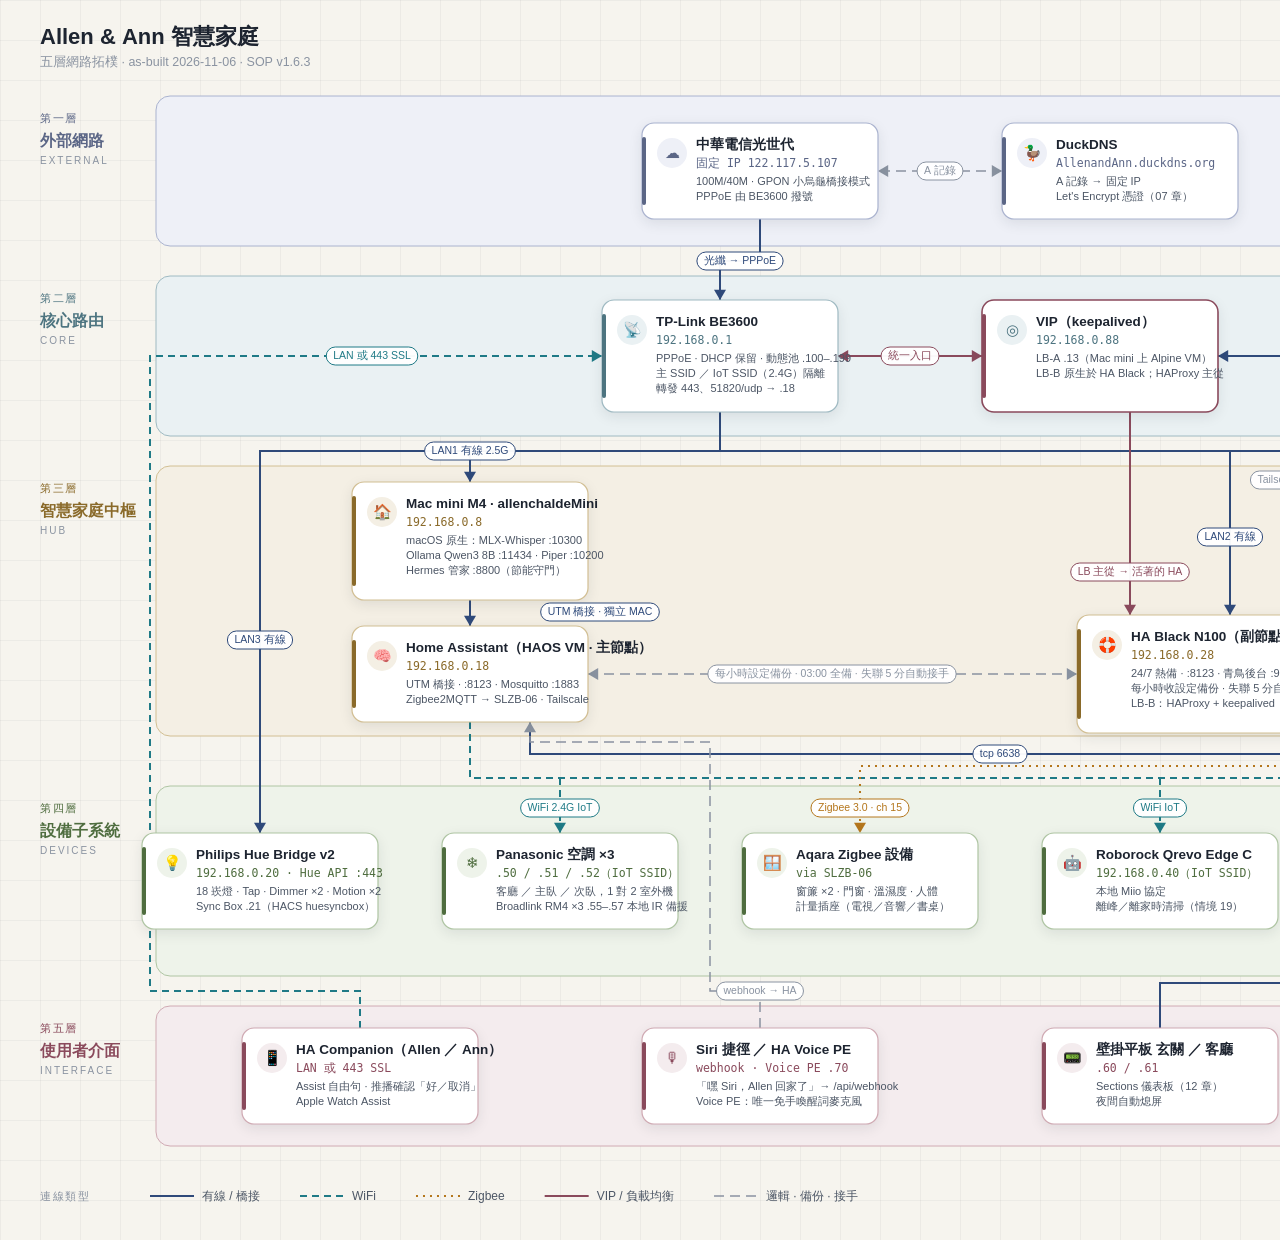
<file: docs/SOP/assets/topology-canvas.html>
<!doctype html>
<html lang="zh-Hant"><head><meta charset="utf-8">
<title>五層網路拓樸 · canvas</title>
<style>
  html,body{margin:0;background:#f6f4ee}
  canvas{display:block}
</style></head>
<body>
<canvas id="c" width="1800" height="1240"></canvas>
<script>
// ===== 五層網路拓樸（Allen & Ann 智慧家庭 · as-built v1.6.1）=====
// 純 canvas 2D 繪製；以 deviceScaleFactor 2 截圖輸出 topology.png
const W = 1800, H = 1240;
const cv = document.getElementById('c');
const dpr = window.devicePixelRatio || 1;
cv.width = W * dpr; cv.height = H * dpr; cv.style.width = W + 'px'; cv.style.height = H + 'px';
const g = cv.getContext('2d'); g.scale(dpr, dpr);

const F_SANS = '"Inter", "Noto Sans CJK TC", "Noto Sans CJK JP", sans-serif';
const F_MONO = '"JetBrains Mono", "IBM Plex Mono", "Noto Sans CJK TC", monospace';

// ---- 配色：紙感底、墨色字、五層各一個低飽和主色 ----
const C = {
  paper: '#f6f4ee', ink: '#1d2430', ink2: '#4c5665', ink3: '#8a93a1', line: '#d9d4c7',
  layers: [
    { tint: '#eef0f7', edge: '#aab3cf', label: '#5b6686' },   // 外部
    { tint: '#eaf1f3', edge: '#9fbac2', label: '#4d7480' },   // 核心
    { tint: '#f4efe4', edge: '#d2bf93', label: '#8a6a2a' },   // 中樞
    { tint: '#eef3ea', edge: '#afc5a3', label: '#4f6d3f' },   // 設備
    { tint: '#f4ecee', edge: '#d0aab3', label: '#8a4a5c' },   // 介面
  ],
  wire: '#2f4a7a', wifi: '#1f7a86', zig: '#b4761c', logic: '#8a93a1', vip: '#8a4a5c',
};

// ---- 版面：五個水平層 ----
const LX = 176, RX = 1760;                 // 內容左右界（帶狀底 156–1760）
const LAYERS = [
  { n: '第一層', t: '外部網路', en: 'EXTERNAL', y: 96,  h: 150 },
  { n: '第二層', t: '核心路由', en: 'CORE',     y: 276, h: 160 },
  { n: '第三層', t: '智慧家庭中樞', en: 'HUB', y: 466, h: 270 },
  { n: '第四層', t: '設備子系統', en: 'DEVICES', y: 786, h: 190 },
  { n: '第五層', t: '使用者介面', en: 'INTERFACE', y: 1006, h: 140 },
];

// ---- 節點：cx 中心 x；y 可指定絕對 y（否則置中於該層）----
const NW = 236, NH = 96;
const N = {};
function node(id, layer, cx, icon, title, addr, sub, opt = {}) {
  const L = LAYERS[layer];
  const h = opt.h || NH, w = opt.w || NW;
  const y = opt.y !== undefined ? opt.y : L.y + (L.h - h) / 2;
  N[id] = { id, layer, x: cx - w / 2, y, w, h, icon, title, addr, sub, tone: opt.tone || null };
}
// 第一層
node('cht', 0, 760,  '☁', '中華電信光世代', '固定 IP 122.117.5.107', ['100M/40M · GPON 小烏龜橋接模式', 'PPPoE 由 BE3600 撥號']);
node('ddns', 0, 1120, '🦆', 'DuckDNS', 'AllenandAnn.duckdns.org', ['A 記錄 → 固定 IP', "Let's Encrypt 憑證（07 章）"]);
node('ts', 0, 1420,  '🔗', 'Tailscale（選配）', '出站打洞 · 41641/udp', ['主副節點皆裝，手機同時登兩台', '不需開任何入站埠']);
// 第二層
node('rt', 1, 720,  '📡', 'TP-Link BE3600', '192.168.0.1', ['PPPoE · DHCP 保留 · 動態池 .100–.199', '主 SSID ／ IoT SSID（2.4G）隔離', '轉發 443、51820/udp → .18'], { h: 112 });
node('vip', 1, 1100, '◎', 'VIP（keepalived）', '192.168.0.88', ['LB-A .13（Mac mini 上 Alpine VM）', 'LB-B 原生於 HA Black；HAProxy 主從'], { h: 112, tone: 'vip' });
// 第三層
node('mac', 2, 470,  '🏠', 'Mac mini M4 · allenchaldeMini', '192.168.0.8', ['macOS 原生：MLX-Whisper :10300', 'Ollama Qwen3 8B :11434 · Piper :10200', 'Hermes 管家 :8800（節能守門）'], { h: 118, y: 482 });
node('ha', 2, 470,  '🧠', 'Home Assistant（HAOS VM · 主節點）', '192.168.0.18', ['UTM 橋接 · :8123 · Mosquitto :1883', 'Zigbee2MQTT → SLZB-06 · Tailscale'], { h: 96, y: 626 });
node('black', 2, 1195, '🛟', 'HA Black N100（副節點）', '192.168.0.28', ['24/7 熱備 · :8123 · 青鳥後台 :9000', '每小時收設定備份 · 失聯 5 分自動接手', 'LB-B：HAProxy + keepalived'], { h: 118, y: 615 });
node('slzb', 2, 1530, '⬢', 'SLZB-06 Zigbee 協調器', '192.168.0.25 · tcp 6638', ['PoE · 同時只接受一個 Z2M 連線', '主→副接手時自動切換'], { h: 100, y: 624 });
// 第四層
node('hue', 3, 260,  '💡', 'Philips Hue Bridge v2', '192.168.0.20 · Hue API :443', ['18 崁燈 · Tap · Dimmer ×2 · Motion ×2', 'Sync Box .21（HACS huesyncbox）']);
node('ac', 3, 560,  '❄', 'Panasonic 空調 ×3', '.50 / .51 / .52（IoT SSID）', ['客廳 ／ 主臥 ／ 次臥，1 對 2 室外機', 'Broadlink RM4 ×3 .55–.57 本地 IR 備援']);
node('aq', 3, 860,  '🪟', 'Aqara Zigbee 設備', 'via SLZB-06', ['窗簾 ×2 · 門窗 · 溫濕度 · 人體', '計量插座（電視／音響／書桌）']);
node('vac', 3, 1160, '🤖', 'Roborock Qrevo Edge C', '192.168.0.40（IoT SSID）', ['本地 Miio 協定', '離峰／離家時清掃（情境 19）']);
node('hp', 3, 1460,  '🔊', 'HomePod ／ HomePod mini', '.30 / .31（主 SSID）', ['AirPlay TTS 輸出（Piper）', '麥克風不開放第三方']);
node('em', 3, 1676, '⚡', 'Shelly EM', '192.168.0.26', ['全屋用電量測 · CT 夾', '雲端關閉（13 章）'], { w: 160 });
// 第五層
node('app', 4, 360,  '📱', 'HA Companion（Allen ／ Ann）', 'LAN 或 443 SSL', ['Assist 自由句 · 推播確認「好／取消」', 'Apple Watch Assist']);
node('siri', 4, 760, '🎙', 'Siri 捷徑 ／ HA Voice PE', 'webhook · Voice PE .70', ['「嘿 Siri，Allen 回家了」→ /api/webhook', 'Voice PE：唯一免手喚醒詞麥克風']);
node('tab', 4, 1160, '📟', '壁掛平板 玄關 ／ 客廳', '.60 / .61', ['Sections 儀表板（12 章）', '夜間自動熄屏']);
node('bot', 4, 1560, '💬', 'LINE ／ Telegram 機器人', 'magpie-bot :8900', ['家人遠端下指令 · 用電日報', 'LINE webhook 經 443 反代']);

// ---- 連線：明確折線（pts），kind 樣式，lbl 標籤放 at ----
function P(id, where, off = 0) {
  const n = N[id], cx = n.x + n.w / 2, cy = n.y + n.h / 2;
  return { top: [cx + off, n.y], bottom: [cx + off, n.y + n.h], left: [n.x, cy + off], right: [n.x + n.w, cy + off] }[where];
}
const E = [];
function edge(kind, pts, lbl, at, arrows = 'end') { E.push({ kind, pts, lbl, at, arrows }); }
// 第一層 ↔ 第二層
edge('logic', [P('ddns', 'left'), P('cht', 'right')], 'A 記錄', [940, P('cht', 'right')[1]], 'both');
edge('wire',  [P('cht', 'bottom'), [760, 261], [720, 261], P('rt', 'top')], '光纖 → PPPoE', [740, 261]);
edge('logic', [P('ts', 'bottom'), [1420, 261], [1290, 261], [1290, N.black.y]], 'Tailscale 直連', [1290, 480]);
edge('vip',   [P('rt', 'right'), P('vip', 'left')], '統一入口', [910, P('rt', 'right')[1]], 'both');
// LAN 匯流排（路由器 → 中樞）
edge('wire',  [P('rt', 'bottom'), [720, 451], [260, 451], [260, N.hue.y]], 'LAN3 有線', [260, 640]);
edge('wire',  [[720, 451], [1530, 451], [1530, N.slzb.y]], 'PoE 有線', [1530, 537]);
edge('wire',  [[470, 451], [470, N.mac.y]], 'LAN1 有線 2.5G', [470, 451]);
edge('wire',  [[1230, 451], [1230, N.black.y]], 'LAN2 有線', [1230, 537]);
edge('vip',   [P('vip', 'bottom', 30), [1130, N.black.y]], 'LB 主從 → 活著的 HA', [1130, 572]);
// 中樞內部
edge('wire',  [P('mac', 'bottom'), P('ha', 'top')], 'UTM 橋接 · 獨立 MAC', [600, 612]);
edge('logic', [P('ha', 'right'), P('black', 'left')], '每小時設定備份 · 03:00 全備 · 失聯 5 分自動接手', [832, P('ha', 'right')[1]], 'both');
edge('logic', [P('black', 'right', -22), P('slzb', 'left', -22)], '接手後 6638', [1362, P('black', 'right', -22)[1]]);
edge('wire',  [P('ha', 'bottom', 60), [530, 754], [1530, 754], P('slzb', 'bottom')], 'tcp 6638', [1000, 754]);
// 中樞 → 設備（WiFi 匯流排 y 778、Zigbee y 766）
edge('wifi',  [P('ha', 'bottom'), [470, 778], [1676, 778], P('em', 'top')], 'WiFi', [1676, 808]);
edge('wifi',  [[560, 778], P('ac', 'top')], 'WiFi 2.4G IoT', [560, 808]);
edge('wifi',  [[1160, 778], P('vac', 'top')], 'WiFi IoT', [1160, 808]);
edge('wifi',  [[1460, 778], P('hp', 'top')], 'WiFi · AirPlay', [1460, 808]);
edge('zig',   [P('slzb', 'bottom', -30), [1500, 766], [860, 766], P('aq', 'top')], 'Zigbee 3.0 · ch 15', [860, 808]);
// 介面層
edge('wifi',  [P('app', 'top'), [360, 991], [150, 991], [150, P('rt', 'left')[1]], P('rt', 'left')], 'LAN 或 443 SSL', [372, P('rt', 'left')[1]]);
edge('logic', [P('siri', 'top'), [760, 991], [710, 991], [710, 742], [530, 742], [530, N.ha.y + N.ha.h]], 'webhook → HA', [760, 991]);
edge('wire',  [P('tab', 'top'), [1160, 983], [1778, 983], [1778, P('vip', 'right')[1]], P('vip', 'right')], 'LAN4 有線 → VIP', [1500, P('vip', 'right')[1]]);
edge('logic', [P('bot', 'top'), [1560, 999], [1300, 999], [1300, N.black.y + N.black.h]], 'magpie-bot（主節點執行）', [1440, 999]);

// ================= 繪製 =================
function rr(x, y, w, h, r) { g.beginPath(); g.moveTo(x + r, y); g.arcTo(x + w, y, x + w, y + h, r); g.arcTo(x + w, y + h, x, y + h, r); g.arcTo(x, y + h, x, y, r); g.arcTo(x, y, x + w, y, r); g.closePath(); }
function text(s, x, y, { size = 13, weight = 400, color = C.ink, font = F_SANS, align = 'left', base = 'alphabetic', ls = 0 } = {}) {
  g.font = `${weight} ${size}px ${font}`; g.fillStyle = color; g.textAlign = align; g.textBaseline = base;
  g.letterSpacing = (ls || 0) + 'px';
  g.fillText(s, x, y);
}

// 背景與細格
g.fillStyle = C.paper; g.fillRect(0, 0, W, H);
g.strokeStyle = 'rgba(29,36,48,0.045)'; g.lineWidth = 1;
for (let x = 0; x <= W; x += 40) { g.beginPath(); g.moveTo(x + .5, 0); g.lineTo(x + .5, H); g.stroke(); }
for (let y = 0; y <= H; y += 40) { g.beginPath(); g.moveTo(0, y + .5); g.lineTo(W, y + .5); g.stroke(); }

// 標題
text('Allen & Ann 智慧家庭', 40, 44, { size: 22, weight: 600 });
text('五層網路拓樸 · as-built 2026-11-06 · SOP v1.6.3', 40, 66, { size: 12.5, color: C.ink3 });
text('FIVE-LAYER NETWORK TOPOLOGY', RX, 44, { size: 11, color: C.ink3, align: 'right', ls: 2.5 });
text('192.168.0.0/24 · 主節點 .18 · 副節點 .28 · VIP .88', RX, 66, { size: 12, color: C.ink3, align: 'right', font: F_MONO });

// 層帶
LAYERS.forEach((L, i) => {
  const t = C.layers[i];
  g.fillStyle = t.tint; rr(LX - 20, L.y, RX - LX + 20, L.h, 14); g.fill();
  g.strokeStyle = t.edge; g.lineWidth = 1; g.setLineDash([]); rr(LX - 20, L.y, RX - LX + 20, L.h, 14); g.stroke();
  text(L.n, 40, L.y + 26, { size: 11, color: t.label, ls: 1.5 });
  text(L.t, 40, L.y + 50, { size: 15.5, weight: 600, color: t.label });
  text(L.en, 40, L.y + 68, { size: 10, color: C.ink3, ls: 2 });
});

// ---- 連線 ----
function style(kind) {
  if (kind === 'wire') { g.strokeStyle = C.wire; g.lineWidth = 2; g.setLineDash([]); }
  if (kind === 'wifi') { g.strokeStyle = C.wifi; g.lineWidth = 2; g.setLineDash([7, 5]); }
  if (kind === 'zig') { g.strokeStyle = C.zig; g.lineWidth = 2; g.setLineDash([2, 5]); }
  if (kind === 'logic') { g.strokeStyle = C.logic; g.lineWidth = 1.5; g.setLineDash([10, 6]); }
  if (kind === 'vip') { g.strokeStyle = C.vip; g.lineWidth = 2; g.setLineDash([]); }
}
function colorOf(kind) { return { wire: C.wire, wifi: C.wifi, zig: C.zig, logic: C.logic, vip: C.vip }[kind]; }
function arrowAt(p, q, color) {            // 箭頭在 q，方向 p→q
  const dx = q[0] - p[0], dy = q[1] - p[1], L = Math.hypot(dx, dy) || 1, ux = dx / L, uy = dy / L, s = 6;
  g.fillStyle = color; g.beginPath();
  g.moveTo(q[0], q[1]);
  g.lineTo(q[0] - ux * s * 1.7 - uy * s, q[1] - uy * s * 1.7 + ux * s);
  g.lineTo(q[0] - ux * s * 1.7 + uy * s, q[1] - uy * s * 1.7 - ux * s);
  g.closePath(); g.fill();
}
const labels = [];
E.forEach(e => {
  style(e.kind); const col = colorOf(e.kind); const p = e.pts;
  g.beginPath(); g.moveTo(p[0][0], p[0][1]); for (let i = 1; i < p.length; i++) g.lineTo(p[i][0], p[i][1]); g.stroke(); g.setLineDash([]);
  arrowAt(p[p.length - 2], p[p.length - 1], col);
  if (e.arrows === 'both') arrowAt(p[1], p[0], col);
  if (e.lbl) labels.push({ s: e.lbl, x: e.at[0], y: e.at[1], color: col });
});

// ---- 節點 ----
Object.values(N).forEach(n => {
  const t = C.layers[n.layer];
  g.save();
  g.shadowColor = 'rgba(29,36,48,0.10)'; g.shadowBlur = 14; g.shadowOffsetY = 4;
  g.fillStyle = '#ffffff'; rr(n.x, n.y, n.w, n.h, 12); g.fill();
  g.restore();
  g.strokeStyle = n.tone === 'vip' ? C.vip : t.edge; g.lineWidth = n.tone === 'vip' ? 1.6 : 1.2; rr(n.x, n.y, n.w, n.h, 12); g.stroke();
  // 左色條
  g.fillStyle = n.tone === 'vip' ? C.vip : t.label; rr(n.x, n.y + 14, 4, n.h - 28, 2); g.fill();
  // 圖示
  g.fillStyle = t.tint; g.beginPath(); g.arc(n.x + 30, n.y + 30, 15, 0, Math.PI * 2); g.fill();
  text(n.icon, n.x + 30, n.y + 31, { size: 15, align: 'center', base: 'middle', color: t.label });
  // 文字
  text(n.title, n.x + 54, n.y + 26, { size: 13.5, weight: 600 });
  text(n.addr, n.x + 54, n.y + 44, { size: 11.5, font: F_MONO, color: t.label });
  n.sub.forEach((s, i) => text(s, n.x + 54, n.y + 62 + i * 15, { size: 11, color: C.ink2 }));
});

// ---- 連線標籤（最後畫，白底膠囊）----
labels.forEach(l => {
  g.font = `500 10.5px ${F_SANS}`; const w = g.measureText(l.s).width + 14, h = 18;
  g.fillStyle = 'rgba(255,255,255,0.96)'; rr(l.x - w / 2, l.y - h / 2, w, h, 9); g.fill();
  g.strokeStyle = l.color; g.lineWidth = 1; rr(l.x - w / 2, l.y - h / 2, w, h, 9); g.stroke();
  text(l.s, l.x, l.y + .5, { size: 10.5, weight: 500, color: l.color, align: 'center', base: 'middle' });
});

// ---- 圖例 ----
const LEG = [['wire', '有線 / 橋接'], ['wifi', 'WiFi'], ['zig', 'Zigbee'], ['vip', 'VIP / 負載均衡'], ['logic', '邏輯 · 備份 · 接手']];
let lx = 150; const ly = H - 44;
text('連線類型', 40, ly + 4, { size: 11, color: C.ink3, ls: 1.5 });
LEG.forEach(([k, name]) => {
  style(k); g.beginPath(); g.moveTo(lx, ly); g.lineTo(lx + 44, ly); g.stroke(); g.setLineDash([]);
  text(name, lx + 52, ly + 4, { size: 12, color: C.ink2 });
  lx += 52 + g.measureText(name).width + 40;
});
text('docs/SOP/assets/topology-canvas.html → topology.png @2x', RX, ly + 4, { size: 10.5, color: C.ink3, align: 'right', font: F_MONO });
</script>
</body></html>
</file>
<file: design/shared/tokens.css>
/* Allen & Ann Smart Home — design tokens */
:root {
  /* Type */
  --font-sans: -apple-system, BlinkMacSystemFont, "SF Pro Display", "PingFang TC", "Noto Sans TC", "Helvetica Neue", Helvetica, Arial, sans-serif;
  --font-mono: "SF Mono", ui-monospace, "JetBrains Mono", Menlo, Consolas, monospace;

  /* Light canvas — warm off-white */
  --bg: oklch(98.5% 0.005 80);
  --bg-elev: oklch(100% 0 0);
  --bg-tint: oklch(96% 0.008 80);
  --line: oklch(90% 0.006 80);
  --line-soft: oklch(94% 0.005 80);
  --ink: oklch(20% 0.01 80);
  --ink-2: oklch(40% 0.012 80);
  --ink-3: oklch(58% 0.012 80);
  --ink-4: oklch(72% 0.01 80);

  /* Category accents — same chroma & lightness, only hue varies */
  --c-morning: oklch(74% 0.12 75);   /* amber  — 晨間與通勤 */
  --c-evening: oklch(74% 0.12 290);  /* violet — 下班與休憩 */
  --c-sleep:   oklch(74% 0.12 250);  /* indigo — 輪班睡眠 */
  --c-home:    oklch(74% 0.12 165);  /* teal   — 家電維護 */
  --c-secure:  oklch(74% 0.12 25);   /* coral  — 安全 AI */

  /* Tint backgrounds (very pale) */
  --c-morning-bg: oklch(96% 0.04 75);
  --c-evening-bg: oklch(96% 0.04 290);
  --c-sleep-bg:   oklch(96% 0.04 250);
  --c-home-bg:    oklch(96% 0.04 165);
  --c-secure-bg:  oklch(96% 0.04 25);

  /* Connection-type colors (topology) */
  --net-lan:    oklch(60% 0.14 250);
  --net-wifi:   oklch(64% 0.14 165);
  --net-zigbee: oklch(64% 0.14 75);
  --net-logic:  oklch(60% 0.14 25);

  --radius-xs: 6px;
  --radius-sm: 10px;
  --radius-md: 14px;
  --radius-lg: 20px;
  --radius-xl: 28px;

  --shadow-1: 0 1px 2px oklch(20% 0.01 80 / 0.04), 0 0 0 1px oklch(20% 0.01 80 / 0.04);
  --shadow-2: 0 1px 2px oklch(20% 0.01 80 / 0.06), 0 8px 24px -8px oklch(20% 0.01 80 / 0.08), 0 0 0 1px oklch(20% 0.01 80 / 0.05);
  --shadow-3: 0 2px 4px oklch(20% 0.01 80 / 0.06), 0 24px 48px -16px oklch(20% 0.01 80 / 0.14), 0 0 0 1px oklch(20% 0.01 80 / 0.06);
}

[data-theme="dark"] {
  --bg: oklch(18% 0.008 260);
  --bg-elev: oklch(22% 0.01 260);
  --bg-tint: oklch(25% 0.012 260);
  --line: oklch(32% 0.014 260);
  --line-soft: oklch(28% 0.012 260);
  --ink: oklch(96% 0.005 80);
  --ink-2: oklch(82% 0.008 80);
  --ink-3: oklch(64% 0.01 80);
  --ink-4: oklch(46% 0.012 80);

  --c-morning-bg: oklch(28% 0.04 75);
  --c-evening-bg: oklch(28% 0.04 290);
  --c-sleep-bg:   oklch(28% 0.04 250);
  --c-home-bg:    oklch(28% 0.04 165);
  --c-secure-bg:  oklch(28% 0.04 25);

  --shadow-1: 0 1px 2px black/.2, 0 0 0 1px oklch(100% 0 0 / 0.06);
  --shadow-2: 0 1px 2px oklch(0% 0 0 / .35), 0 12px 28px -10px oklch(0% 0 0 / .55), 0 0 0 1px oklch(100% 0 0 / .07);
  --shadow-3: 0 2px 4px oklch(0% 0 0 / .4), 0 32px 60px -20px oklch(0% 0 0 / .65), 0 0 0 1px oklch(100% 0 0 / .08);
}

* { box-sizing: border-box; }
html, body {
  margin: 0;
  padding: 0;
  font-family: var(--font-sans);
  background: var(--bg);
  color: var(--ink);
  -webkit-font-smoothing: antialiased;
  text-rendering: optimizeLegibility;
  font-feature-settings: "ss01", "cv11";
}
body { transition: background 220ms ease, color 220ms ease; }

a { color: inherit; }

::selection { background: oklch(74% 0.12 250 / 0.3); }
</file>
<file: design/shared/chrome.css>
/* Page chrome — top nav, theme toggle, footer — shared by all 4 pages */

.topbar {
  position: sticky;
  top: 0;
  z-index: 50;
  display: flex;
  align-items: center;
  gap: 16px;
  padding: 14px 28px;
  background: color-mix(in oklab, var(--bg) 78%, transparent);
  backdrop-filter: saturate(140%) blur(18px);
  -webkit-backdrop-filter: saturate(140%) blur(18px);
  border-bottom: 1px solid var(--line-soft);
}
.topbar .brand {
  display: flex;
  align-items: center;
  gap: 10px;
  font-weight: 600;
  font-size: 15px;
  letter-spacing: -0.01em;
}
.topbar .brand .dot {
  width: 22px; height: 22px;
  border-radius: 7px;
  background:
    radial-gradient(circle at 30% 30%, var(--c-morning) 0%, transparent 50%),
    radial-gradient(circle at 70% 30%, var(--c-secure) 0%, transparent 50%),
    radial-gradient(circle at 30% 75%, var(--c-home) 0%, transparent 50%),
    radial-gradient(circle at 75% 75%, var(--c-sleep) 0%, transparent 50%),
    var(--bg-tint);
  box-shadow: var(--shadow-1);
}
.topbar nav {
  display: flex;
  gap: 4px;
  margin-left: 12px;
}
.topbar nav a {
  padding: 6px 12px;
  border-radius: 8px;
  text-decoration: none;
  font-size: 13.5px;
  color: var(--ink-2);
  letter-spacing: -0.005em;
  transition: background 160ms ease, color 160ms ease;
}
.topbar nav a:hover { background: var(--bg-tint); color: var(--ink); }
.topbar nav a[aria-current="page"] {
  background: var(--bg-tint);
  color: var(--ink);
  font-weight: 500;
}
.topbar .spacer { flex: 1; }
.topbar .pill {
  display: inline-flex;
  align-items: center;
  gap: 6px;
  padding: 6px 12px;
  font-size: 12px;
  border-radius: 999px;
  background: var(--bg-tint);
  color: var(--ink-3);
  border: 1px solid var(--line-soft);
}
.topbar .pill .live {
  width: 6px; height: 6px;
  border-radius: 50%;
  background: oklch(70% 0.16 145);
  box-shadow: 0 0 0 3px oklch(70% 0.16 145 / 0.2);
}

.theme-toggle {
  display: inline-flex;
  align-items: center;
  width: 50px;
  height: 26px;
  border-radius: 999px;
  background: var(--bg-tint);
  border: 1px solid var(--line);
  padding: 2px;
  cursor: pointer;
  position: relative;
  transition: background 160ms ease;
}
.theme-toggle::before {
  content: "";
  width: 20px;
  height: 20px;
  border-radius: 50%;
  background: var(--bg-elev);
  box-shadow: var(--shadow-1);
  transform: translateX(0);
  transition: transform 220ms cubic-bezier(.2,.8,.2,1);
}
[data-theme="dark"] .theme-toggle::before { transform: translateX(24px); }
.theme-toggle .sun, .theme-toggle .moon {
  position: absolute;
  font-size: 11px;
  top: 50%;
  transform: translateY(-50%);
  color: var(--ink-3);
  pointer-events: none;
}
.theme-toggle .sun { left: 7px; }
.theme-toggle .moon { right: 7px; }

.footer-meta {
  padding: 28px;
  font-size: 12px;
  color: var(--ink-4);
  text-align: center;
  border-top: 1px solid var(--line-soft);
  margin-top: 60px;
}
.footer-meta code { font-family: var(--font-mono); }
</file>
